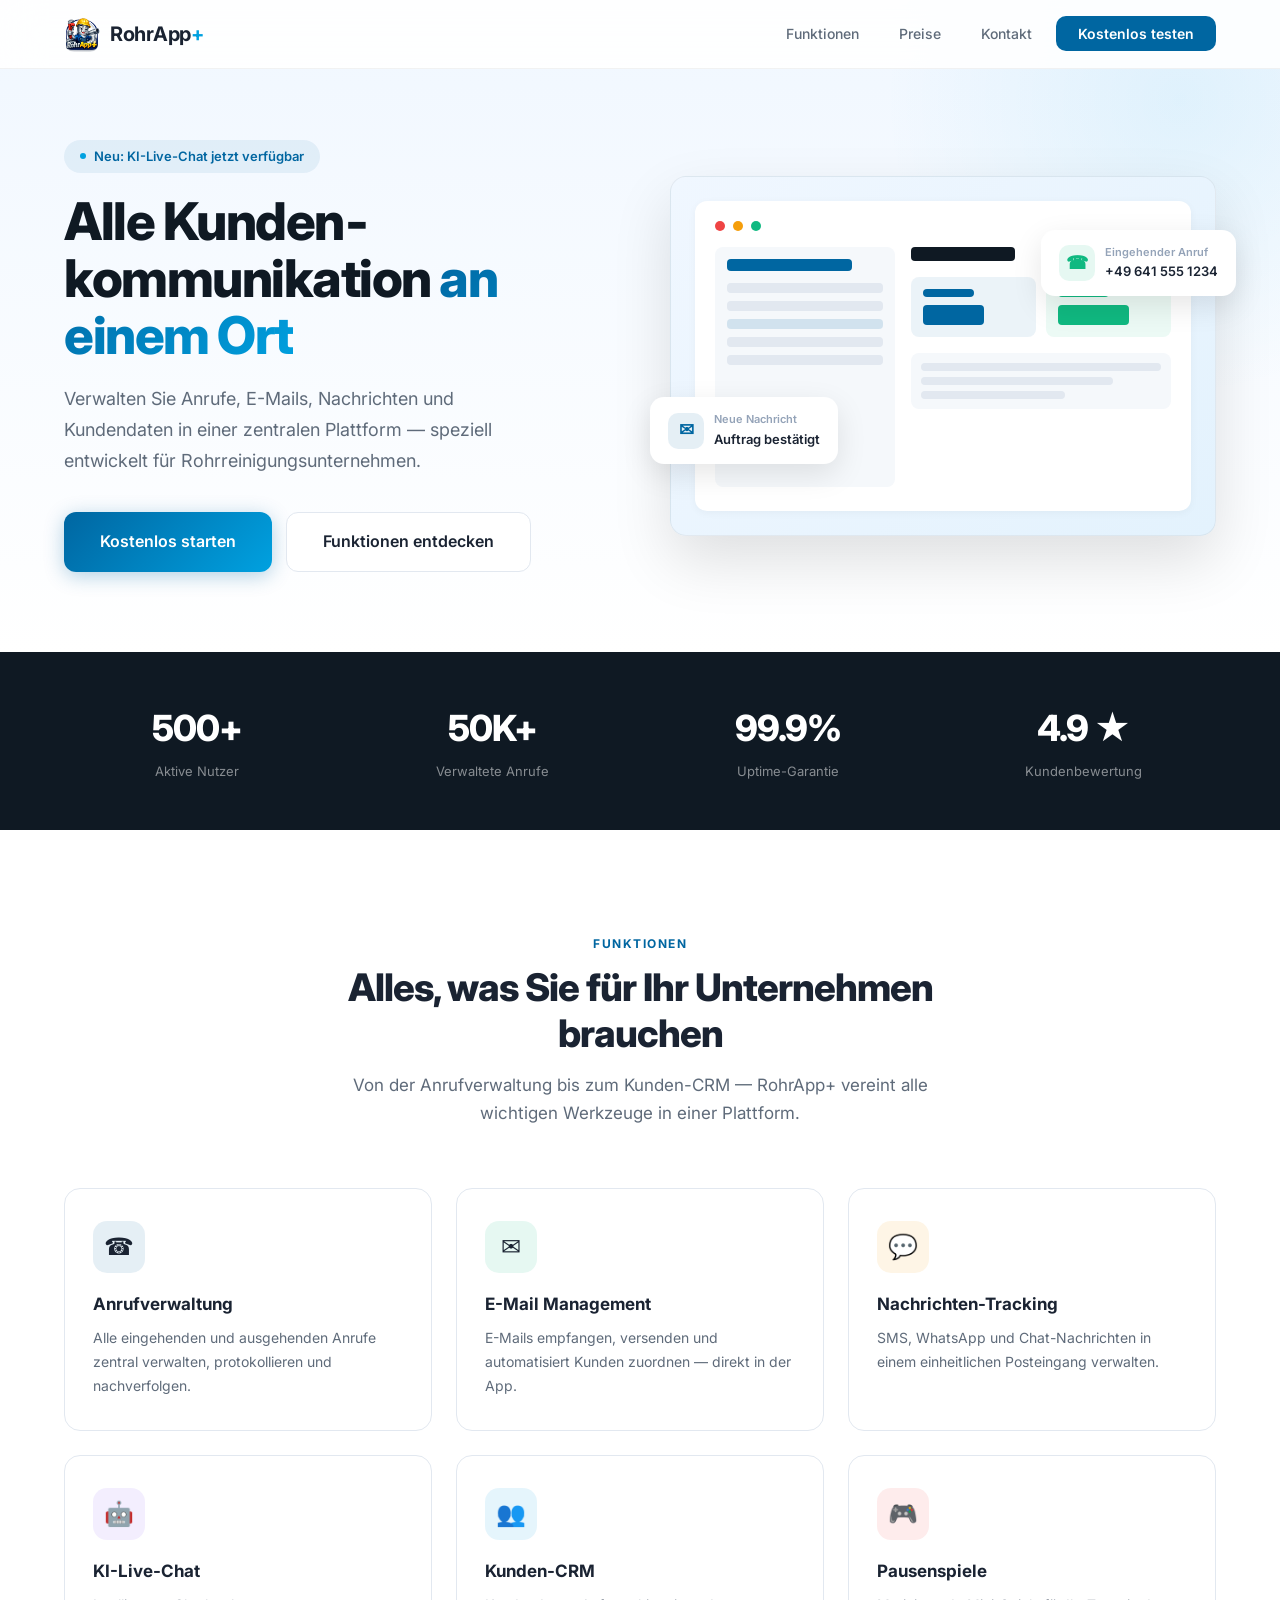
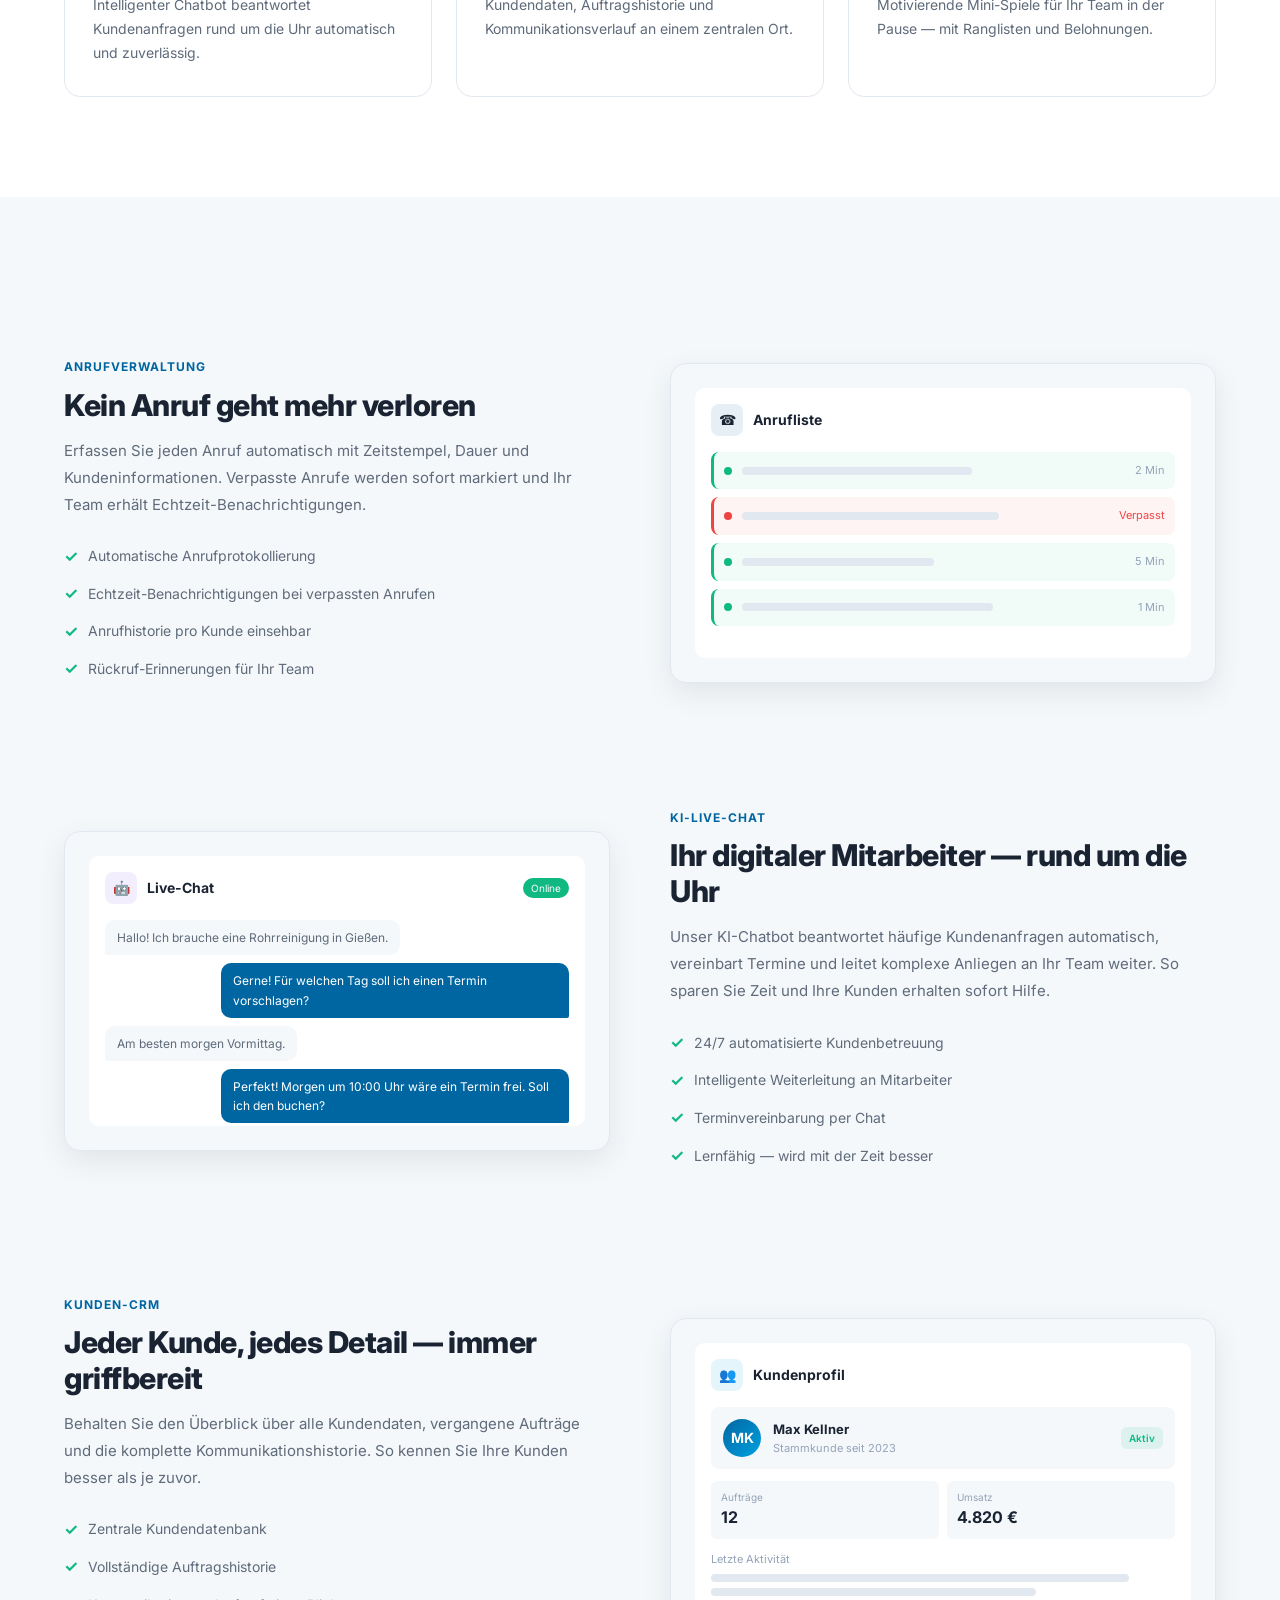
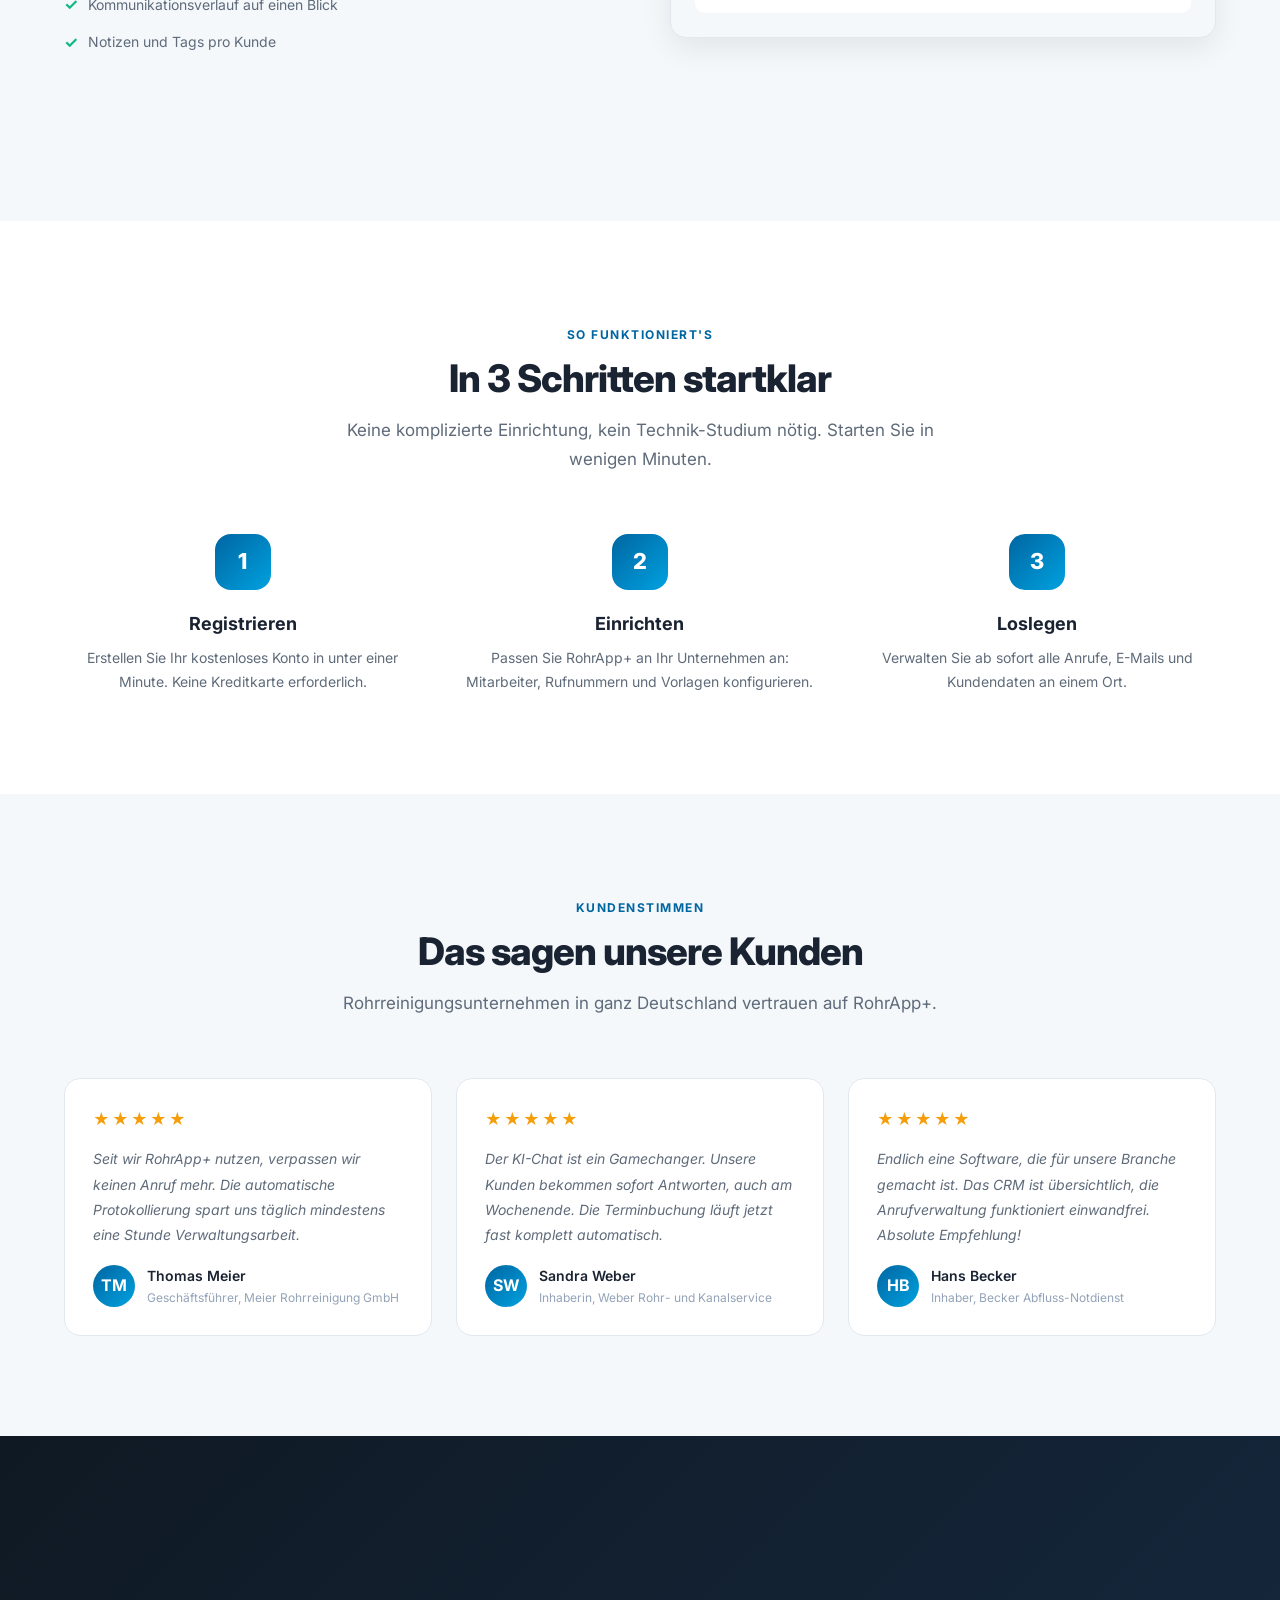
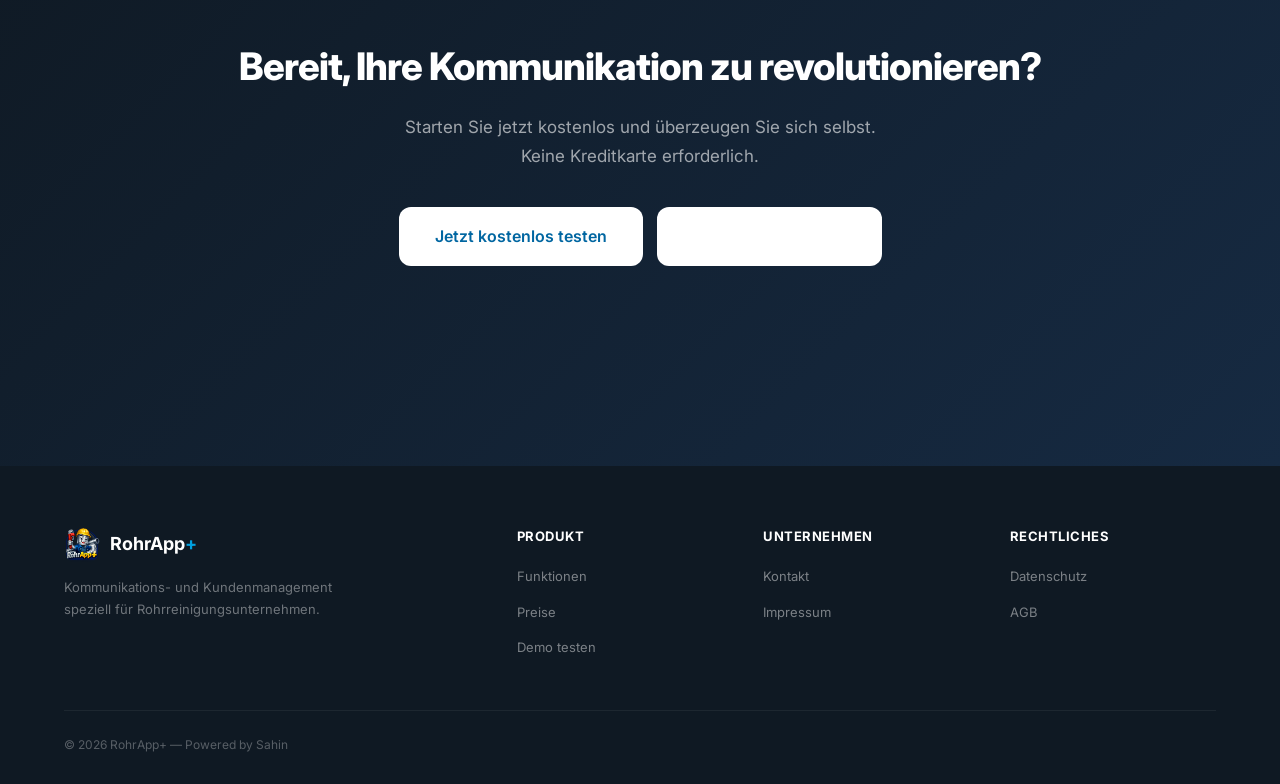
<file: index.html>
<!DOCTYPE html>
<html lang="de">
<head>
    <meta charset="UTF-8">
    <meta name="viewport" content="width=device-width, initial-scale=1.0">
    <title>RohrApp+ | Kommunikationsmanagement für Rohrreinigungsunternehmen</title>
    <meta name="description" content="Alle Kundenkommunikation an einem Ort. Anrufe, E-Mails, Nachrichten und CRM speziell für Rohrreinigungsunternehmen.">
    <link rel="icon" type="image/png" href="appicon.png">
    <link rel="preconnect" href="https://fonts.googleapis.com">
    <link rel="preconnect" href="https://fonts.gstatic.com" crossorigin>
    <link href="https://fonts.googleapis.com/css2?family=Inter:wght@400;500;600;700;800&display=swap" rel="stylesheet">
    <link rel="stylesheet" href="assets/css/style.css">
</head>
<body>

<nav class="nav" id="nav">
    <div class="container nav-inner">
        <a href="index.html" class="nav-logo">
            <img src="appicon.png" alt="RohrApp+">
            <span class="nav-logo-text">RohrApp<span>+</span></span>
        </a>
        <ul class="nav-links">
            <li><a href="funktionen.html">Funktionen</a></li>
            <li><a href="preise.html">Preise</a></li>
            <li><a href="kontakt.html">Kontakt</a></li>
            <li><a href="admin/index.php" class="nav-cta">Kostenlos testen</a></li>
        </ul>
        <button class="nav-mobile" onclick="document.getElementById('mobileMenu').classList.toggle('show')">
            <svg width="24" height="24" viewBox="0 0 24 24" fill="none" stroke="currentColor" stroke-width="2"><path d="M3 12h18M3 6h18M3 18h18"/></svg>
        </button>
    </div>
    <div class="mobile-menu" id="mobileMenu">
        <a href="funktionen.html">Funktionen</a>
        <a href="preise.html">Preise</a>
        <a href="kontakt.html">Kontakt</a>
        <a href="admin/index.php">Kostenlos testen</a>
    </div>
</nav>

<!-- HERO -->
<section class="hero">
    <div class="container hero-inner">
        <div class="hero-content">
            <div class="hero-badge"><span class="dot"></span> Neu: KI-Live-Chat jetzt verfügbar</div>
            <h1>Alle Kunden&shy;kommunikation <span class="gradient">an einem Ort</span></h1>
            <p class="hero-desc">Verwalten Sie Anrufe, E-Mails, Nachrichten und Kundendaten in einer zentralen Plattform — speziell entwickelt für Rohrreinigungsunternehmen.</p>
            <div class="hero-btns">
                <a href="admin/index.php" class="btn btn-primary btn-lg">Kostenlos starten</a>
                <a href="funktionen.html" class="btn btn-secondary btn-lg">Funktionen entdecken</a>
            </div>
        </div>
        <div class="hero-image">
            <div class="hero-mockup" style="height: 360px; background: linear-gradient(135deg, #f0f7ff 0%, #e3f2fd 100%); padding: 24px;">
                <div style="background: #fff; border-radius: 12px; height: 100%; padding: 20px; box-shadow: 0 2px 8px rgba(0,0,0,0.04);">
                    <div style="display: flex; gap: 8px; margin-bottom: 16px;">
                        <div style="width: 10px; height: 10px; border-radius: 50%; background: #ef4444;"></div>
                        <div style="width: 10px; height: 10px; border-radius: 50%; background: #f59e0b;"></div>
                        <div style="width: 10px; height: 10px; border-radius: 50%; background: #10b981;"></div>
                    </div>
                    <div style="display: flex; gap: 16px; height: calc(100% - 30px);">
                        <div style="width: 180px; background: var(--bg-alt); border-radius: 8px; padding: 12px; flex-shrink: 0;">
                            <div style="height: 12px; background: var(--primary); border-radius: 4px; margin-bottom: 12px; width: 80%;"></div>
                            <div style="height: 10px; background: var(--border); border-radius: 4px; margin-bottom: 8px;"></div>
                            <div style="height: 10px; background: var(--border); border-radius: 4px; margin-bottom: 8px;"></div>
                            <div style="height: 10px; background: rgba(0,102,161,0.15); border-radius: 4px; margin-bottom: 8px;"></div>
                            <div style="height: 10px; background: var(--border); border-radius: 4px; margin-bottom: 8px;"></div>
                            <div style="height: 10px; background: var(--border); border-radius: 4px;"></div>
                        </div>
                        <div style="flex: 1;">
                            <div style="height: 14px; background: var(--dark); border-radius: 4px; width: 40%; margin-bottom: 16px;"></div>
                            <div style="display: grid; grid-template-columns: 1fr 1fr; gap: 10px; margin-bottom: 16px;">
                                <div style="background: rgba(0,102,161,0.08); border-radius: 8px; padding: 12px;">
                                    <div style="height: 8px; background: var(--primary); border-radius: 4px; width: 50%; margin-bottom: 8px;"></div>
                                    <div style="height: 20px; background: var(--primary); border-radius: 4px; width: 60%;"></div>
                                </div>
                                <div style="background: rgba(16,185,129,0.08); border-radius: 8px; padding: 12px;">
                                    <div style="height: 8px; background: var(--success); border-radius: 4px; width: 50%; margin-bottom: 8px;"></div>
                                    <div style="height: 20px; background: var(--success); border-radius: 4px; width: 70%;"></div>
                                </div>
                            </div>
                            <div style="background: var(--bg-alt); border-radius: 8px; padding: 10px;">
                                <div style="height: 8px; background: var(--border); border-radius: 4px; margin-bottom: 6px;"></div>
                                <div style="height: 8px; background: var(--border); border-radius: 4px; width: 80%; margin-bottom: 6px;"></div>
                                <div style="height: 8px; background: var(--border); border-radius: 4px; width: 60%;"></div>
                            </div>
                        </div>
                    </div>
                </div>
            </div>
            <div class="hero-float f1">
                <div class="hero-float-icon" style="background: rgba(16,185,129,0.1); color: #10b981;">&#9742;</div>
                <div>
                    <div style="font-size: 11px; color: var(--text-muted);">Eingehender Anruf</div>
                    <div>+49 641 555 1234</div>
                </div>
            </div>
            <div class="hero-float f2">
                <div class="hero-float-icon" style="background: rgba(0,102,161,0.1); color: var(--primary);">&#9993;</div>
                <div>
                    <div style="font-size: 11px; color: var(--text-muted);">Neue Nachricht</div>
                    <div>Auftrag bestätigt</div>
                </div>
            </div>
        </div>
    </div>
</section>

<!-- STATS BAR -->
<section class="stats-bar">
    <div class="container">
        <div class="stats-grid">
            <div class="fade-up">
                <div class="stat-number">500+</div>
                <div class="stat-label">Aktive Nutzer</div>
            </div>
            <div class="fade-up">
                <div class="stat-number">50K+</div>
                <div class="stat-label">Verwaltete Anrufe</div>
            </div>
            <div class="fade-up">
                <div class="stat-number">99.9%</div>
                <div class="stat-label">Uptime-Garantie</div>
            </div>
            <div class="fade-up">
                <div class="stat-number">4.9 &#9733;</div>
                <div class="stat-label">Kundenbewertung</div>
            </div>
        </div>
    </div>
</section>

<!-- FEATURES -->
<section class="section" id="funktionen">
    <div class="container">
        <div class="section-header fade-up">
            <div class="section-tag">Funktionen</div>
            <h2 class="section-title">Alles, was Sie für Ihr Unternehmen brauchen</h2>
            <p class="section-desc">Von der Anrufverwaltung bis zum Kunden-CRM — RohrApp+ vereint alle wichtigen Werkzeuge in einer Plattform.</p>
        </div>
        <div class="features-grid">
            <div class="feature-card fade-up">
                <div class="feature-icon blue">&#9742;</div>
                <div class="feature-title">Anrufverwaltung</div>
                <p class="feature-desc">Alle eingehenden und ausgehenden Anrufe zentral verwalten, protokollieren und nachverfolgen.</p>
            </div>
            <div class="feature-card fade-up">
                <div class="feature-icon green">&#9993;</div>
                <div class="feature-title">E-Mail Management</div>
                <p class="feature-desc">E-Mails empfangen, versenden und automatisiert Kunden zuordnen — direkt in der App.</p>
            </div>
            <div class="feature-card fade-up">
                <div class="feature-icon orange">&#128172;</div>
                <div class="feature-title">Nachrichten-Tracking</div>
                <p class="feature-desc">SMS, WhatsApp und Chat-Nachrichten in einem einheitlichen Posteingang verwalten.</p>
            </div>
            <div class="feature-card fade-up">
                <div class="feature-icon purple">&#129302;</div>
                <div class="feature-title">KI-Live-Chat</div>
                <p class="feature-desc">Intelligenter Chatbot beantwortet Kundenanfragen rund um die Uhr automatisch und zuverlässig.</p>
            </div>
            <div class="feature-card fade-up">
                <div class="feature-icon cyan">&#128101;</div>
                <div class="feature-title">Kunden-CRM</div>
                <p class="feature-desc">Kundendaten, Auftragshistorie und Kommunikationsverlauf an einem zentralen Ort.</p>
            </div>
            <div class="feature-card fade-up">
                <div class="feature-icon red">&#127918;</div>
                <div class="feature-title">Pausenspiele</div>
                <p class="feature-desc">Motivierende Mini-Spiele für Ihr Team in der Pause — mit Ranglisten und Belohnungen.</p>
            </div>
        </div>
    </div>
</section>

<!-- FEATURE DETAILS -->
<section class="section section-alt">
    <div class="container">
        <!-- Anrufverwaltung -->
        <div class="feature-detail fade-up">
            <div class="feature-detail-content">
                <div class="feature-detail-tag">Anrufverwaltung</div>
                <h3 class="feature-detail-title">Kein Anruf geht mehr verloren</h3>
                <p class="feature-detail-desc">Erfassen Sie jeden Anruf automatisch mit Zeitstempel, Dauer und Kundeninformationen. Verpasste Anrufe werden sofort markiert und Ihr Team erhält Echtzeit-Benachrichtigungen.</p>
                <ul class="feature-detail-list">
                    <li>Automatische Anrufprotokollierung</li>
                    <li>Echtzeit-Benachrichtigungen bei verpassten Anrufen</li>
                    <li>Anrufhistorie pro Kunde einsehbar</li>
                    <li>Rückruf-Erinnerungen für Ihr Team</li>
                </ul>
            </div>
            <div class="feature-detail-img" style="height: 320px; padding: 24px;">
                <div style="background: #fff; border-radius: 10px; height: 100%; padding: 16px;">
                    <div style="display: flex; align-items: center; gap: 10px; margin-bottom: 16px;">
                        <div style="width: 32px; height: 32px; border-radius: 8px; background: rgba(0,102,161,0.1); display: flex; align-items: center; justify-content: center; font-size: 14px;">&#9742;</div>
                        <div style="font-size: 14px; font-weight: 700;">Anrufliste</div>
                    </div>
                    <div style="display: flex; align-items: center; gap: 10px; padding: 10px; background: rgba(16,185,129,0.06); border-radius: 8px; margin-bottom: 8px; border-left: 3px solid #10b981;">
                        <div style="width: 8px; height: 8px; border-radius: 50%; background: #10b981;"></div>
                        <div style="flex: 1;"><div style="height: 8px; background: var(--border); border-radius: 4px; width: 60%;"></div></div>
                        <div style="font-size: 11px; color: var(--text-muted);">2 Min</div>
                    </div>
                    <div style="display: flex; align-items: center; gap: 10px; padding: 10px; background: rgba(239,68,68,0.06); border-radius: 8px; margin-bottom: 8px; border-left: 3px solid #ef4444;">
                        <div style="width: 8px; height: 8px; border-radius: 50%; background: #ef4444;"></div>
                        <div style="flex: 1;"><div style="height: 8px; background: var(--border); border-radius: 4px; width: 70%;"></div></div>
                        <div style="font-size: 11px; color: #ef4444;">Verpasst</div>
                    </div>
                    <div style="display: flex; align-items: center; gap: 10px; padding: 10px; background: rgba(16,185,129,0.06); border-radius: 8px; margin-bottom: 8px; border-left: 3px solid #10b981;">
                        <div style="width: 8px; height: 8px; border-radius: 50%; background: #10b981;"></div>
                        <div style="flex: 1;"><div style="height: 8px; background: var(--border); border-radius: 4px; width: 50%;"></div></div>
                        <div style="font-size: 11px; color: var(--text-muted);">5 Min</div>
                    </div>
                    <div style="display: flex; align-items: center; gap: 10px; padding: 10px; background: rgba(16,185,129,0.06); border-radius: 8px; border-left: 3px solid #10b981;">
                        <div style="width: 8px; height: 8px; border-radius: 50%; background: #10b981;"></div>
                        <div style="flex: 1;"><div style="height: 8px; background: var(--border); border-radius: 4px; width: 65%;"></div></div>
                        <div style="font-size: 11px; color: var(--text-muted);">1 Min</div>
                    </div>
                </div>
            </div>
        </div>

        <!-- KI-Chat -->
        <div class="feature-detail reverse fade-up">
            <div class="feature-detail-content">
                <div class="feature-detail-tag">KI-Live-Chat</div>
                <h3 class="feature-detail-title">Ihr digitaler Mitarbeiter — rund um die Uhr</h3>
                <p class="feature-detail-desc">Unser KI-Chatbot beantwortet häufige Kundenanfragen automatisch, vereinbart Termine und leitet komplexe Anliegen an Ihr Team weiter. So sparen Sie Zeit und Ihre Kunden erhalten sofort Hilfe.</p>
                <ul class="feature-detail-list">
                    <li>24/7 automatisierte Kundenbetreuung</li>
                    <li>Intelligente Weiterleitung an Mitarbeiter</li>
                    <li>Terminvereinbarung per Chat</li>
                    <li>Lernfähig — wird mit der Zeit besser</li>
                </ul>
            </div>
            <div class="feature-detail-img" style="height: 320px; padding: 24px;">
                <div style="background: #fff; border-radius: 10px; height: 100%; padding: 16px; display: flex; flex-direction: column;">
                    <div style="display: flex; align-items: center; gap: 10px; margin-bottom: 16px;">
                        <div style="width: 32px; height: 32px; border-radius: 8px; background: rgba(139,92,246,0.1); display: flex; align-items: center; justify-content: center; font-size: 14px;">&#129302;</div>
                        <div style="font-size: 14px; font-weight: 700;">Live-Chat</div>
                        <div style="margin-left: auto; font-size: 10px; background: #10b981; color: #fff; padding: 2px 8px; border-radius: 10px;">Online</div>
                    </div>
                    <div style="flex: 1; display: flex; flex-direction: column; gap: 8px;">
                        <div style="align-self: flex-start; background: var(--bg-alt); padding: 8px 12px; border-radius: 10px 10px 10px 2px; font-size: 12px; color: var(--text-light); max-width: 75%;">Hallo! Ich brauche eine Rohrreinigung in Gießen.</div>
                        <div style="align-self: flex-end; background: var(--primary); color: #fff; padding: 8px 12px; border-radius: 10px 10px 2px 10px; font-size: 12px; max-width: 75%;">Gerne! Für welchen Tag soll ich einen Termin vorschlagen?</div>
                        <div style="align-self: flex-start; background: var(--bg-alt); padding: 8px 12px; border-radius: 10px 10px 10px 2px; font-size: 12px; color: var(--text-light); max-width: 75%;">Am besten morgen Vormittag.</div>
                        <div style="align-self: flex-end; background: var(--primary); color: #fff; padding: 8px 12px; border-radius: 10px 10px 2px 10px; font-size: 12px; max-width: 75%;">Perfekt! Morgen um 10:00 Uhr wäre ein Termin frei. Soll ich den buchen?</div>
                    </div>
                </div>
            </div>
        </div>

        <!-- CRM -->
        <div class="feature-detail fade-up">
            <div class="feature-detail-content">
                <div class="feature-detail-tag">Kunden-CRM</div>
                <h3 class="feature-detail-title">Jeder Kunde, jedes Detail — immer griffbereit</h3>
                <p class="feature-detail-desc">Behalten Sie den Überblick über alle Kundendaten, vergangene Aufträge und die komplette Kommunikationshistorie. So kennen Sie Ihre Kunden besser als je zuvor.</p>
                <ul class="feature-detail-list">
                    <li>Zentrale Kundendatenbank</li>
                    <li>Vollständige Auftragshistorie</li>
                    <li>Kommunikationsverlauf auf einen Blick</li>
                    <li>Notizen und Tags pro Kunde</li>
                </ul>
            </div>
            <div class="feature-detail-img" style="height: 320px; padding: 24px;">
                <div style="background: #fff; border-radius: 10px; height: 100%; padding: 16px;">
                    <div style="display: flex; align-items: center; gap: 10px; margin-bottom: 16px;">
                        <div style="width: 32px; height: 32px; border-radius: 8px; background: rgba(0,161,224,0.1); display: flex; align-items: center; justify-content: center; font-size: 14px;">&#128101;</div>
                        <div style="font-size: 14px; font-weight: 700;">Kundenprofil</div>
                    </div>
                    <div style="display: flex; gap: 12px; align-items: center; padding: 12px; background: var(--bg-alt); border-radius: 8px; margin-bottom: 12px;">
                        <div style="width: 38px; height: 38px; border-radius: 50%; background: linear-gradient(135deg, var(--primary), var(--accent)); display: flex; align-items: center; justify-content: center; color: #fff; font-size: 14px; font-weight: 700;">MK</div>
                        <div>
                            <div style="font-size: 13px; font-weight: 700;">Max Kellner</div>
                            <div style="font-size: 11px; color: var(--text-muted);">Stammkunde seit 2023</div>
                        </div>
                        <div style="margin-left: auto; font-size: 10px; background: rgba(16,185,129,0.1); color: #10b981; padding: 3px 8px; border-radius: 6px; font-weight: 600;">Aktiv</div>
                    </div>
                    <div style="display: grid; grid-template-columns: 1fr 1fr; gap: 8px; margin-bottom: 12px;">
                        <div style="background: var(--bg-alt); border-radius: 6px; padding: 8px 10px;">
                            <div style="font-size: 10px; color: var(--text-muted);">Aufträge</div>
                            <div style="font-size: 16px; font-weight: 700;">12</div>
                        </div>
                        <div style="background: var(--bg-alt); border-radius: 6px; padding: 8px 10px;">
                            <div style="font-size: 10px; color: var(--text-muted);">Umsatz</div>
                            <div style="font-size: 16px; font-weight: 700;">4.820 &euro;</div>
                        </div>
                    </div>
                    <div style="font-size: 11px; color: var(--text-muted); margin-bottom: 6px;">Letzte Aktivität</div>
                    <div style="height: 8px; background: var(--border); border-radius: 4px; margin-bottom: 6px; width: 90%;"></div>
                    <div style="height: 8px; background: var(--border); border-radius: 4px; width: 70%;"></div>
                </div>
            </div>
        </div>
    </div>
</section>

<!-- HOW IT WORKS -->
<section class="section">
    <div class="container">
        <div class="section-header fade-up">
            <div class="section-tag">So funktioniert's</div>
            <h2 class="section-title">In 3 Schritten startklar</h2>
            <p class="section-desc">Keine komplizierte Einrichtung, kein Technik-Studium nötig. Starten Sie in wenigen Minuten.</p>
        </div>
        <div class="steps">
            <div class="step fade-up">
                <div class="step-number">1</div>
                <div class="step-title">Registrieren</div>
                <p class="step-desc">Erstellen Sie Ihr kostenloses Konto in unter einer Minute. Keine Kreditkarte erforderlich.</p>
            </div>
            <div class="step fade-up">
                <div class="step-number">2</div>
                <div class="step-title">Einrichten</div>
                <p class="step-desc">Passen Sie RohrApp+ an Ihr Unternehmen an: Mitarbeiter, Rufnummern und Vorlagen konfigurieren.</p>
            </div>
            <div class="step fade-up">
                <div class="step-number">3</div>
                <div class="step-title">Loslegen</div>
                <p class="step-desc">Verwalten Sie ab sofort alle Anrufe, E-Mails und Kundendaten an einem Ort.</p>
            </div>
        </div>
    </div>
</section>

<!-- TESTIMONIALS -->
<section class="section section-alt">
    <div class="container">
        <div class="section-header fade-up">
            <div class="section-tag">Kundenstimmen</div>
            <h2 class="section-title">Das sagen unsere Kunden</h2>
            <p class="section-desc">Rohrreinigungsunternehmen in ganz Deutschland vertrauen auf RohrApp+.</p>
        </div>
        <div class="testimonials-grid">
            <div class="testimonial-card fade-up">
                <div class="testimonial-stars">&#9733;&#9733;&#9733;&#9733;&#9733;</div>
                <p class="testimonial-text">Seit wir RohrApp+ nutzen, verpassen wir keinen Anruf mehr. Die automatische Protokollierung spart uns täglich mindestens eine Stunde Verwaltungsarbeit.</p>
                <div class="testimonial-author">
                    <div class="testimonial-avatar">TM</div>
                    <div>
                        <div class="testimonial-name">Thomas Meier</div>
                        <div class="testimonial-role">Geschäftsführer, Meier Rohrreinigung GmbH</div>
                    </div>
                </div>
            </div>
            <div class="testimonial-card fade-up">
                <div class="testimonial-stars">&#9733;&#9733;&#9733;&#9733;&#9733;</div>
                <p class="testimonial-text">Der KI-Chat ist ein Gamechanger. Unsere Kunden bekommen sofort Antworten, auch am Wochenende. Die Terminbuchung läuft jetzt fast komplett automatisch.</p>
                <div class="testimonial-author">
                    <div class="testimonial-avatar">SW</div>
                    <div>
                        <div class="testimonial-name">Sandra Weber</div>
                        <div class="testimonial-role">Inhaberin, Weber Rohr- und Kanalservice</div>
                    </div>
                </div>
            </div>
            <div class="testimonial-card fade-up">
                <div class="testimonial-stars">&#9733;&#9733;&#9733;&#9733;&#9733;</div>
                <p class="testimonial-text">Endlich eine Software, die für unsere Branche gemacht ist. Das CRM ist übersichtlich, die Anrufverwaltung funktioniert einwandfrei. Absolute Empfehlung!</p>
                <div class="testimonial-author">
                    <div class="testimonial-avatar">HB</div>
                    <div>
                        <div class="testimonial-name">Hans Becker</div>
                        <div class="testimonial-role">Inhaber, Becker Abfluss-Notdienst</div>
                    </div>
                </div>
            </div>
        </div>
    </div>
</section>

<!-- CTA -->
<section class="section section-dark">
    <div class="container">
        <div class="cta fade-up">
            <h2>Bereit, Ihre Kommunikation zu revolutionieren?</h2>
            <p class="section-desc">Starten Sie jetzt kostenlos und überzeugen Sie sich selbst. Keine Kreditkarte erforderlich.</p>
            <div class="hero-btns" style="justify-content: center;">
                <a href="admin/index.php" class="btn btn-white btn-lg">Jetzt kostenlos testen</a>
                <a href="kontakt.html" class="btn btn-secondary btn-lg" style="border-color: rgba(255,255,255,0.2); color: #fff;">Kontakt aufnehmen</a>
            </div>
        </div>
    </div>
</section>

<!-- FOOTER -->
<footer class="footer">
    <div class="container">
        <div class="footer-grid">
            <div class="footer-brand">
                <div class="footer-brand-logo">
                    <img src="appicon.png" alt="">
                    <span>RohrApp<em>+</em></span>
                </div>
                <p class="footer-brand-desc">Kommunikations- und Kundenmanagement speziell für Rohrreinigungsunternehmen.</p>
            </div>
            <div>
                <div class="footer-col-title">Produkt</div>
                <ul class="footer-links">
                    <li><a href="funktionen.html">Funktionen</a></li>
                    <li><a href="preise.html">Preise</a></li>
                    <li><a href="admin/index.php">Demo testen</a></li>
                </ul>
            </div>
            <div>
                <div class="footer-col-title">Unternehmen</div>
                <ul class="footer-links">
                    <li><a href="kontakt.html">Kontakt</a></li>
                    <li><a href="impressum.html">Impressum</a></li>
                </ul>
            </div>
            <div>
                <div class="footer-col-title">Rechtliches</div>
                <ul class="footer-links">
                    <li><a href="datenschutz.html">Datenschutz</a></li>
                    <li><a href="agb.html">AGB</a></li>
                </ul>
            </div>
        </div>
        <div class="footer-bottom">
            <span class="footer-copy">&copy; 2026 RohrApp+ &mdash; Powered by Sahin</span>
        </div>
    </div>
</footer>

<script>
// Nav scroll
window.addEventListener('scroll', function() {
    document.getElementById('nav').classList.toggle('scrolled', window.scrollY > 20);
});
// Fade-up animation
var observer = new IntersectionObserver(function(entries) {
    entries.forEach(function(e) { if (e.isIntersecting) e.target.classList.add('visible'); });
}, { threshold: 0.1 });
document.querySelectorAll('.fade-up').forEach(function(el) { observer.observe(el); });
</script>

</body>
</html>
</file>
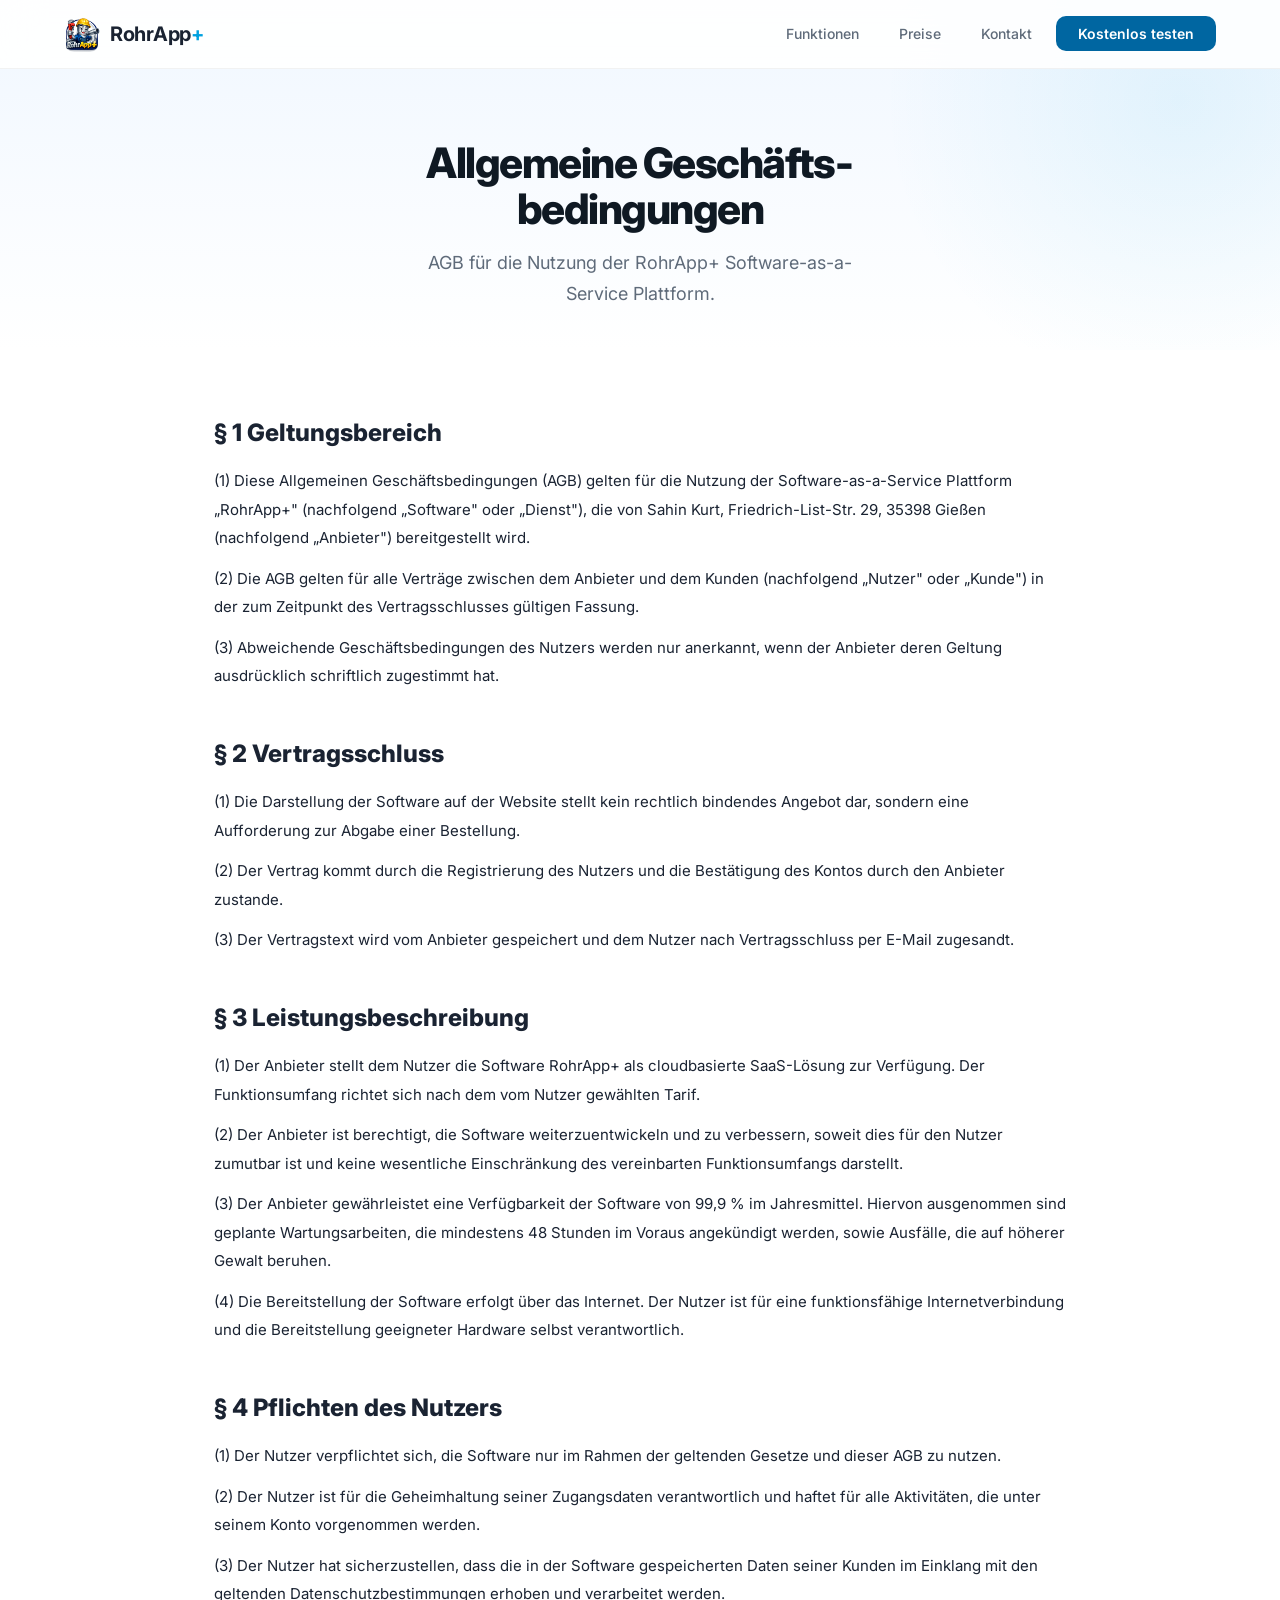
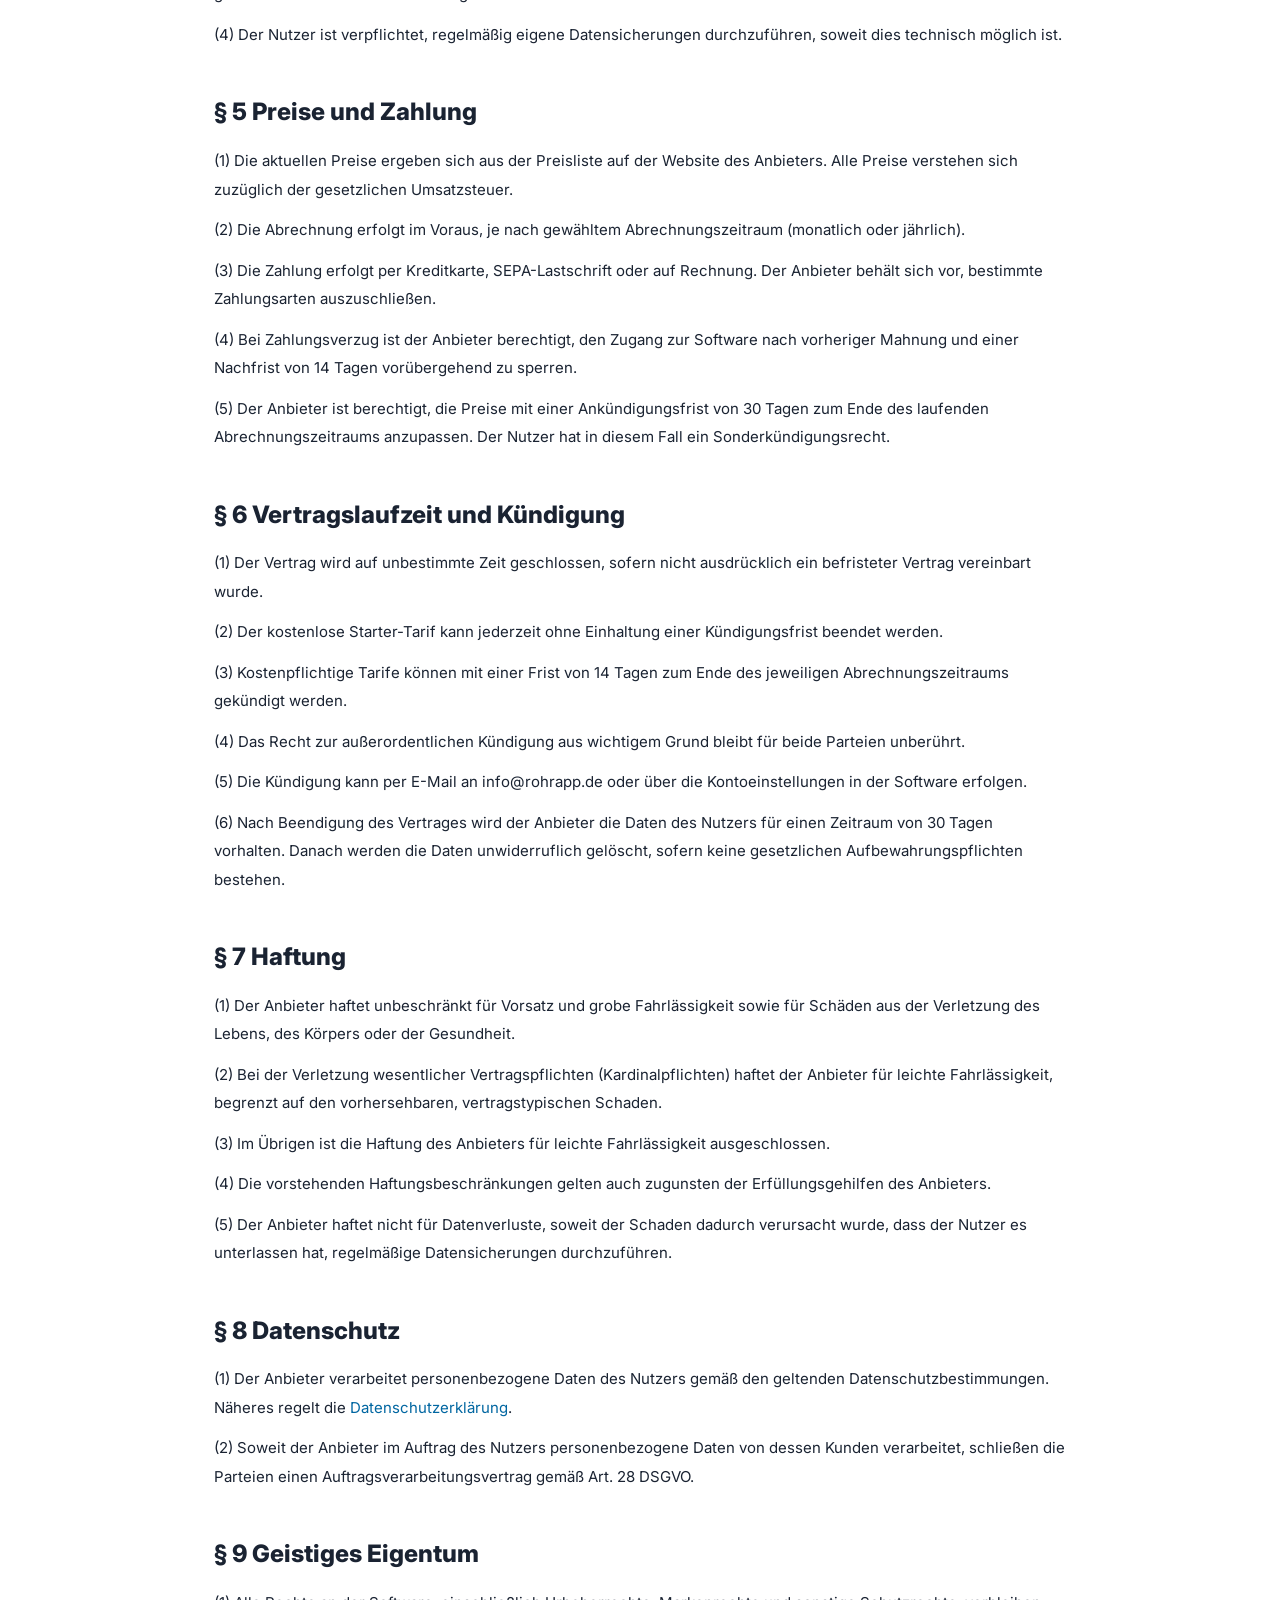
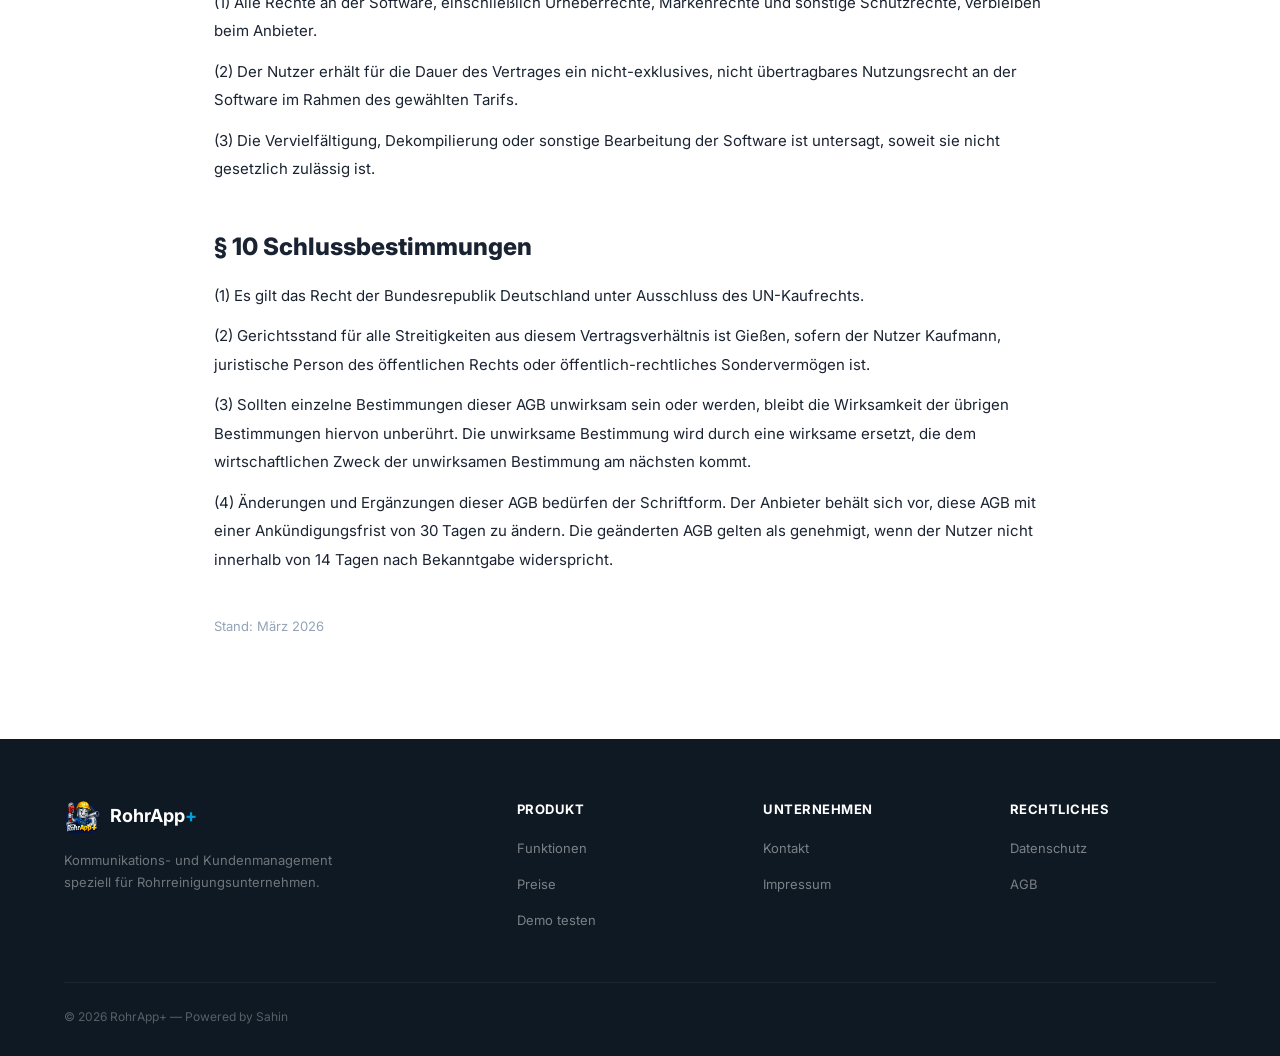
<file: agb.html>
<!DOCTYPE html>
<html lang="de">
<head>
    <meta charset="UTF-8">
    <meta name="viewport" content="width=device-width, initial-scale=1.0">
    <title>AGB | RohrApp+</title>
    <meta name="description" content="Allgemeine Geschäftsbedingungen von RohrApp+.">
    <link rel="icon" type="image/png" href="appicon.png">
    <link rel="preconnect" href="https://fonts.googleapis.com">
    <link rel="preconnect" href="https://fonts.gstatic.com" crossorigin>
    <link href="https://fonts.googleapis.com/css2?family=Inter:wght@400;500;600;700;800&display=swap" rel="stylesheet">
    <link rel="stylesheet" href="assets/css/style.css">
</head>
<body>

<nav class="nav" id="nav">
    <div class="container nav-inner">
        <a href="index.html" class="nav-logo">
            <img src="appicon.png" alt="RohrApp+">
            <span class="nav-logo-text">RohrApp<span>+</span></span>
        </a>
        <ul class="nav-links">
            <li><a href="funktionen.html">Funktionen</a></li>
            <li><a href="preise.html">Preise</a></li>
            <li><a href="kontakt.html">Kontakt</a></li>
            <li><a href="admin/index.php" class="nav-cta">Kostenlos testen</a></li>
        </ul>
        <button class="nav-mobile" onclick="document.getElementById('mobileMenu').classList.toggle('show')">
            <svg width="24" height="24" viewBox="0 0 24 24" fill="none" stroke="currentColor" stroke-width="2"><path d="M3 12h18M3 6h18M3 18h18"/></svg>
        </button>
    </div>
    <div class="mobile-menu" id="mobileMenu">
        <a href="funktionen.html">Funktionen</a>
        <a href="preise.html">Preise</a>
        <a href="kontakt.html">Kontakt</a>
        <a href="admin/index.php">Kostenlos testen</a>
    </div>
</nav>

<!-- HERO MINI -->
<section class="hero" style="padding-bottom: 40px;">
    <div class="container" style="text-align: center;">
        <h1 style="font-size: 42px; max-width: 600px; margin: 0 auto 16px;">Allgemeine Geschäfts&shy;bedingungen</h1>
        <p class="hero-desc" style="margin: 0 auto; text-align: center;">AGB für die Nutzung der RohrApp+ Software-as-a-Service Plattform.</p>
    </div>
</section>

<!-- CONTENT -->
<section class="section" style="padding-top: 20px;">
    <div class="container-sm">
        <div style="font-size: 15px; color: var(--text); line-height: 1.9;">

            <h2 style="font-size: 24px; font-weight: 800; margin-bottom: 12px; margin-top: 40px;">§ 1 Geltungsbereich</h2>
            <p>(1) Diese Allgemeinen Geschäftsbedingungen (AGB) gelten für die Nutzung der Software-as-a-Service Plattform „RohrApp+" (nachfolgend „Software" oder „Dienst"), die von Sahin Kurt, Friedrich-List-Str. 29, 35398 Gießen (nachfolgend „Anbieter") bereitgestellt wird.</p>
            <p style="margin-top: 12px;">(2) Die AGB gelten für alle Verträge zwischen dem Anbieter und dem Kunden (nachfolgend „Nutzer" oder „Kunde") in der zum Zeitpunkt des Vertragsschlusses gültigen Fassung.</p>
            <p style="margin-top: 12px;">(3) Abweichende Geschäftsbedingungen des Nutzers werden nur anerkannt, wenn der Anbieter deren Geltung ausdrücklich schriftlich zugestimmt hat.</p>

            <h2 style="font-size: 24px; font-weight: 800; margin-bottom: 12px; margin-top: 40px;">§ 2 Vertragsschluss</h2>
            <p>(1) Die Darstellung der Software auf der Website stellt kein rechtlich bindendes Angebot dar, sondern eine Aufforderung zur Abgabe einer Bestellung.</p>
            <p style="margin-top: 12px;">(2) Der Vertrag kommt durch die Registrierung des Nutzers und die Bestätigung des Kontos durch den Anbieter zustande.</p>
            <p style="margin-top: 12px;">(3) Der Vertragstext wird vom Anbieter gespeichert und dem Nutzer nach Vertragsschluss per E-Mail zugesandt.</p>

            <h2 style="font-size: 24px; font-weight: 800; margin-bottom: 12px; margin-top: 40px;">§ 3 Leistungsbeschreibung</h2>
            <p>(1) Der Anbieter stellt dem Nutzer die Software RohrApp+ als cloudbasierte SaaS-Lösung zur Verfügung. Der Funktionsumfang richtet sich nach dem vom Nutzer gewählten Tarif.</p>
            <p style="margin-top: 12px;">(2) Der Anbieter ist berechtigt, die Software weiterzuentwickeln und zu verbessern, soweit dies für den Nutzer zumutbar ist und keine wesentliche Einschränkung des vereinbarten Funktionsumfangs darstellt.</p>
            <p style="margin-top: 12px;">(3) Der Anbieter gewährleistet eine Verfügbarkeit der Software von 99,9 % im Jahresmittel. Hiervon ausgenommen sind geplante Wartungsarbeiten, die mindestens 48 Stunden im Voraus angekündigt werden, sowie Ausfälle, die auf höherer Gewalt beruhen.</p>
            <p style="margin-top: 12px;">(4) Die Bereitstellung der Software erfolgt über das Internet. Der Nutzer ist für eine funktionsfähige Internetverbindung und die Bereitstellung geeigneter Hardware selbst verantwortlich.</p>

            <h2 style="font-size: 24px; font-weight: 800; margin-bottom: 12px; margin-top: 40px;">§ 4 Pflichten des Nutzers</h2>
            <p>(1) Der Nutzer verpflichtet sich, die Software nur im Rahmen der geltenden Gesetze und dieser AGB zu nutzen.</p>
            <p style="margin-top: 12px;">(2) Der Nutzer ist für die Geheimhaltung seiner Zugangsdaten verantwortlich und haftet für alle Aktivitäten, die unter seinem Konto vorgenommen werden.</p>
            <p style="margin-top: 12px;">(3) Der Nutzer hat sicherzustellen, dass die in der Software gespeicherten Daten seiner Kunden im Einklang mit den geltenden Datenschutzbestimmungen erhoben und verarbeitet werden.</p>
            <p style="margin-top: 12px;">(4) Der Nutzer ist verpflichtet, regelmäßig eigene Datensicherungen durchzuführen, soweit dies technisch möglich ist.</p>

            <h2 style="font-size: 24px; font-weight: 800; margin-bottom: 12px; margin-top: 40px;">§ 5 Preise und Zahlung</h2>
            <p>(1) Die aktuellen Preise ergeben sich aus der Preisliste auf der Website des Anbieters. Alle Preise verstehen sich zuzüglich der gesetzlichen Umsatzsteuer.</p>
            <p style="margin-top: 12px;">(2) Die Abrechnung erfolgt im Voraus, je nach gewähltem Abrechnungszeitraum (monatlich oder jährlich).</p>
            <p style="margin-top: 12px;">(3) Die Zahlung erfolgt per Kreditkarte, SEPA-Lastschrift oder auf Rechnung. Der Anbieter behält sich vor, bestimmte Zahlungsarten auszuschließen.</p>
            <p style="margin-top: 12px;">(4) Bei Zahlungsverzug ist der Anbieter berechtigt, den Zugang zur Software nach vorheriger Mahnung und einer Nachfrist von 14 Tagen vorübergehend zu sperren.</p>
            <p style="margin-top: 12px;">(5) Der Anbieter ist berechtigt, die Preise mit einer Ankündigungsfrist von 30 Tagen zum Ende des laufenden Abrechnungszeitraums anzupassen. Der Nutzer hat in diesem Fall ein Sonderkündigungsrecht.</p>

            <h2 style="font-size: 24px; font-weight: 800; margin-bottom: 12px; margin-top: 40px;">§ 6 Vertragslaufzeit und Kündigung</h2>
            <p>(1) Der Vertrag wird auf unbestimmte Zeit geschlossen, sofern nicht ausdrücklich ein befristeter Vertrag vereinbart wurde.</p>
            <p style="margin-top: 12px;">(2) Der kostenlose Starter-Tarif kann jederzeit ohne Einhaltung einer Kündigungsfrist beendet werden.</p>
            <p style="margin-top: 12px;">(3) Kostenpflichtige Tarife können mit einer Frist von 14 Tagen zum Ende des jeweiligen Abrechnungszeitraums gekündigt werden.</p>
            <p style="margin-top: 12px;">(4) Das Recht zur außerordentlichen Kündigung aus wichtigem Grund bleibt für beide Parteien unberührt.</p>
            <p style="margin-top: 12px;">(5) Die Kündigung kann per E-Mail an info@rohrapp.de oder über die Kontoeinstellungen in der Software erfolgen.</p>
            <p style="margin-top: 12px;">(6) Nach Beendigung des Vertrages wird der Anbieter die Daten des Nutzers für einen Zeitraum von 30 Tagen vorhalten. Danach werden die Daten unwiderruflich gelöscht, sofern keine gesetzlichen Aufbewahrungspflichten bestehen.</p>

            <h2 style="font-size: 24px; font-weight: 800; margin-bottom: 12px; margin-top: 40px;">§ 7 Haftung</h2>
            <p>(1) Der Anbieter haftet unbeschränkt für Vorsatz und grobe Fahrlässigkeit sowie für Schäden aus der Verletzung des Lebens, des Körpers oder der Gesundheit.</p>
            <p style="margin-top: 12px;">(2) Bei der Verletzung wesentlicher Vertragspflichten (Kardinalpflichten) haftet der Anbieter für leichte Fahrlässigkeit, begrenzt auf den vorhersehbaren, vertragstypischen Schaden.</p>
            <p style="margin-top: 12px;">(3) Im Übrigen ist die Haftung des Anbieters für leichte Fahrlässigkeit ausgeschlossen.</p>
            <p style="margin-top: 12px;">(4) Die vorstehenden Haftungsbeschränkungen gelten auch zugunsten der Erfüllungsgehilfen des Anbieters.</p>
            <p style="margin-top: 12px;">(5) Der Anbieter haftet nicht für Datenverluste, soweit der Schaden dadurch verursacht wurde, dass der Nutzer es unterlassen hat, regelmäßige Datensicherungen durchzuführen.</p>

            <h2 style="font-size: 24px; font-weight: 800; margin-bottom: 12px; margin-top: 40px;">§ 8 Datenschutz</h2>
            <p>(1) Der Anbieter verarbeitet personenbezogene Daten des Nutzers gemäß den geltenden Datenschutzbestimmungen. Näheres regelt die <a href="datenschutz.html">Datenschutzerklärung</a>.</p>
            <p style="margin-top: 12px;">(2) Soweit der Anbieter im Auftrag des Nutzers personenbezogene Daten von dessen Kunden verarbeitet, schließen die Parteien einen Auftragsverarbeitungsvertrag gemäß Art. 28 DSGVO.</p>

            <h2 style="font-size: 24px; font-weight: 800; margin-bottom: 12px; margin-top: 40px;">§ 9 Geistiges Eigentum</h2>
            <p>(1) Alle Rechte an der Software, einschließlich Urheberrechte, Markenrechte und sonstige Schutzrechte, verbleiben beim Anbieter.</p>
            <p style="margin-top: 12px;">(2) Der Nutzer erhält für die Dauer des Vertrages ein nicht-exklusives, nicht übertragbares Nutzungsrecht an der Software im Rahmen des gewählten Tarifs.</p>
            <p style="margin-top: 12px;">(3) Die Vervielfältigung, Dekompilierung oder sonstige Bearbeitung der Software ist untersagt, soweit sie nicht gesetzlich zulässig ist.</p>

            <h2 style="font-size: 24px; font-weight: 800; margin-bottom: 12px; margin-top: 40px;">§ 10 Schlussbestimmungen</h2>
            <p>(1) Es gilt das Recht der Bundesrepublik Deutschland unter Ausschluss des UN-Kaufrechts.</p>
            <p style="margin-top: 12px;">(2) Gerichtsstand für alle Streitigkeiten aus diesem Vertragsverhältnis ist Gießen, sofern der Nutzer Kaufmann, juristische Person des öffentlichen Rechts oder öffentlich-rechtliches Sondervermögen ist.</p>
            <p style="margin-top: 12px;">(3) Sollten einzelne Bestimmungen dieser AGB unwirksam sein oder werden, bleibt die Wirksamkeit der übrigen Bestimmungen hiervon unberührt. Die unwirksame Bestimmung wird durch eine wirksame ersetzt, die dem wirtschaftlichen Zweck der unwirksamen Bestimmung am nächsten kommt.</p>
            <p style="margin-top: 12px;">(4) Änderungen und Ergänzungen dieser AGB bedürfen der Schriftform. Der Anbieter behält sich vor, diese AGB mit einer Ankündigungsfrist von 30 Tagen zu ändern. Die geänderten AGB gelten als genehmigt, wenn der Nutzer nicht innerhalb von 14 Tagen nach Bekanntgabe widerspricht.</p>

            <p style="margin-top: 40px; color: var(--text-muted); font-size: 13px;">Stand: März 2026</p>
        </div>
    </div>
</section>

<!-- FOOTER -->
<footer class="footer">
    <div class="container">
        <div class="footer-grid">
            <div class="footer-brand">
                <div class="footer-brand-logo">
                    <img src="appicon.png" alt="">
                    <span>RohrApp<em>+</em></span>
                </div>
                <p class="footer-brand-desc">Kommunikations- und Kundenmanagement speziell für Rohrreinigungsunternehmen.</p>
            </div>
            <div>
                <div class="footer-col-title">Produkt</div>
                <ul class="footer-links">
                    <li><a href="funktionen.html">Funktionen</a></li>
                    <li><a href="preise.html">Preise</a></li>
                    <li><a href="admin/index.php">Demo testen</a></li>
                </ul>
            </div>
            <div>
                <div class="footer-col-title">Unternehmen</div>
                <ul class="footer-links">
                    <li><a href="kontakt.html">Kontakt</a></li>
                    <li><a href="impressum.html">Impressum</a></li>
                </ul>
            </div>
            <div>
                <div class="footer-col-title">Rechtliches</div>
                <ul class="footer-links">
                    <li><a href="datenschutz.html">Datenschutz</a></li>
                    <li><a href="agb.html">AGB</a></li>
                </ul>
            </div>
        </div>
        <div class="footer-bottom">
            <span class="footer-copy">&copy; 2026 RohrApp+ &mdash; Powered by Sahin</span>
        </div>
    </div>
</footer>

<script>
// Nav scroll
window.addEventListener('scroll', function() {
    document.getElementById('nav').classList.toggle('scrolled', window.scrollY > 20);
});
// Fade-up animation
var observer = new IntersectionObserver(function(entries) {
    entries.forEach(function(e) { if (e.isIntersecting) e.target.classList.add('visible'); });
}, { threshold: 0.1 });
document.querySelectorAll('.fade-up').forEach(function(el) { observer.observe(el); });
</script>

</body>
</html>
</file>
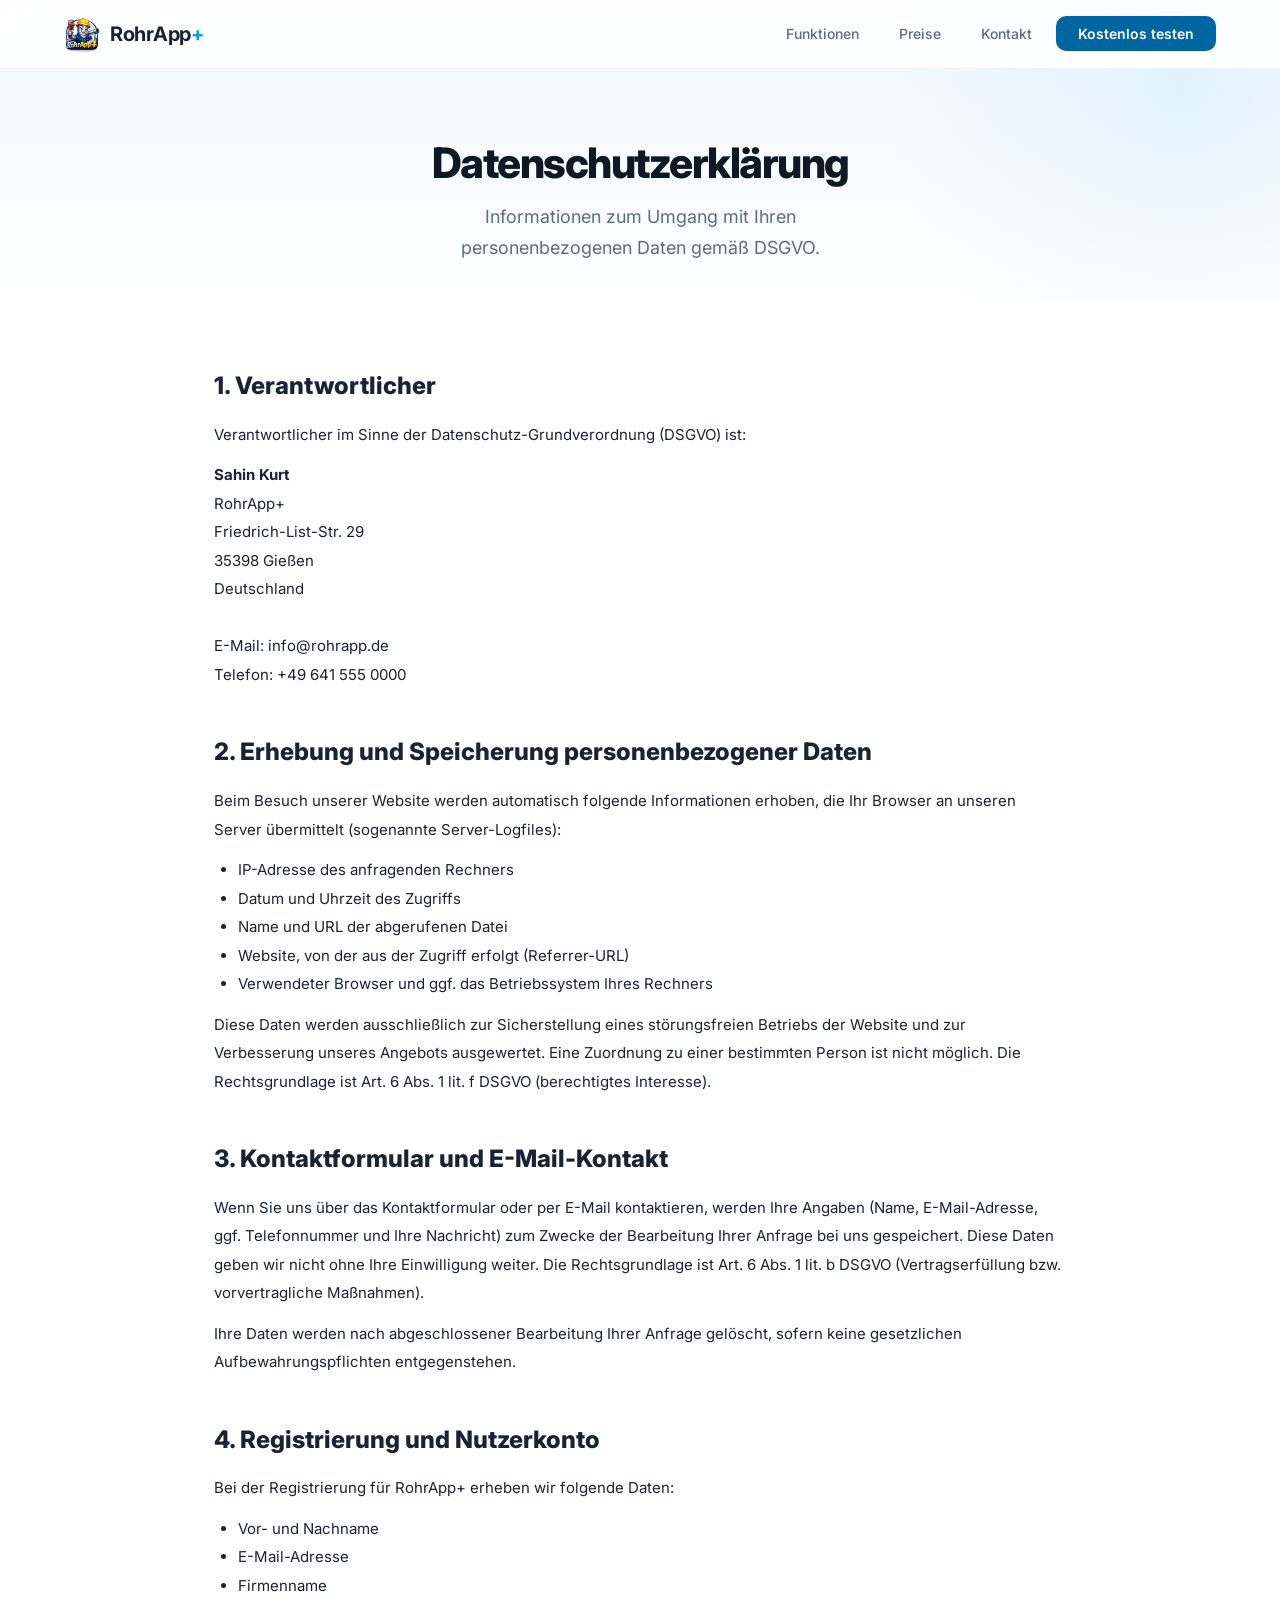
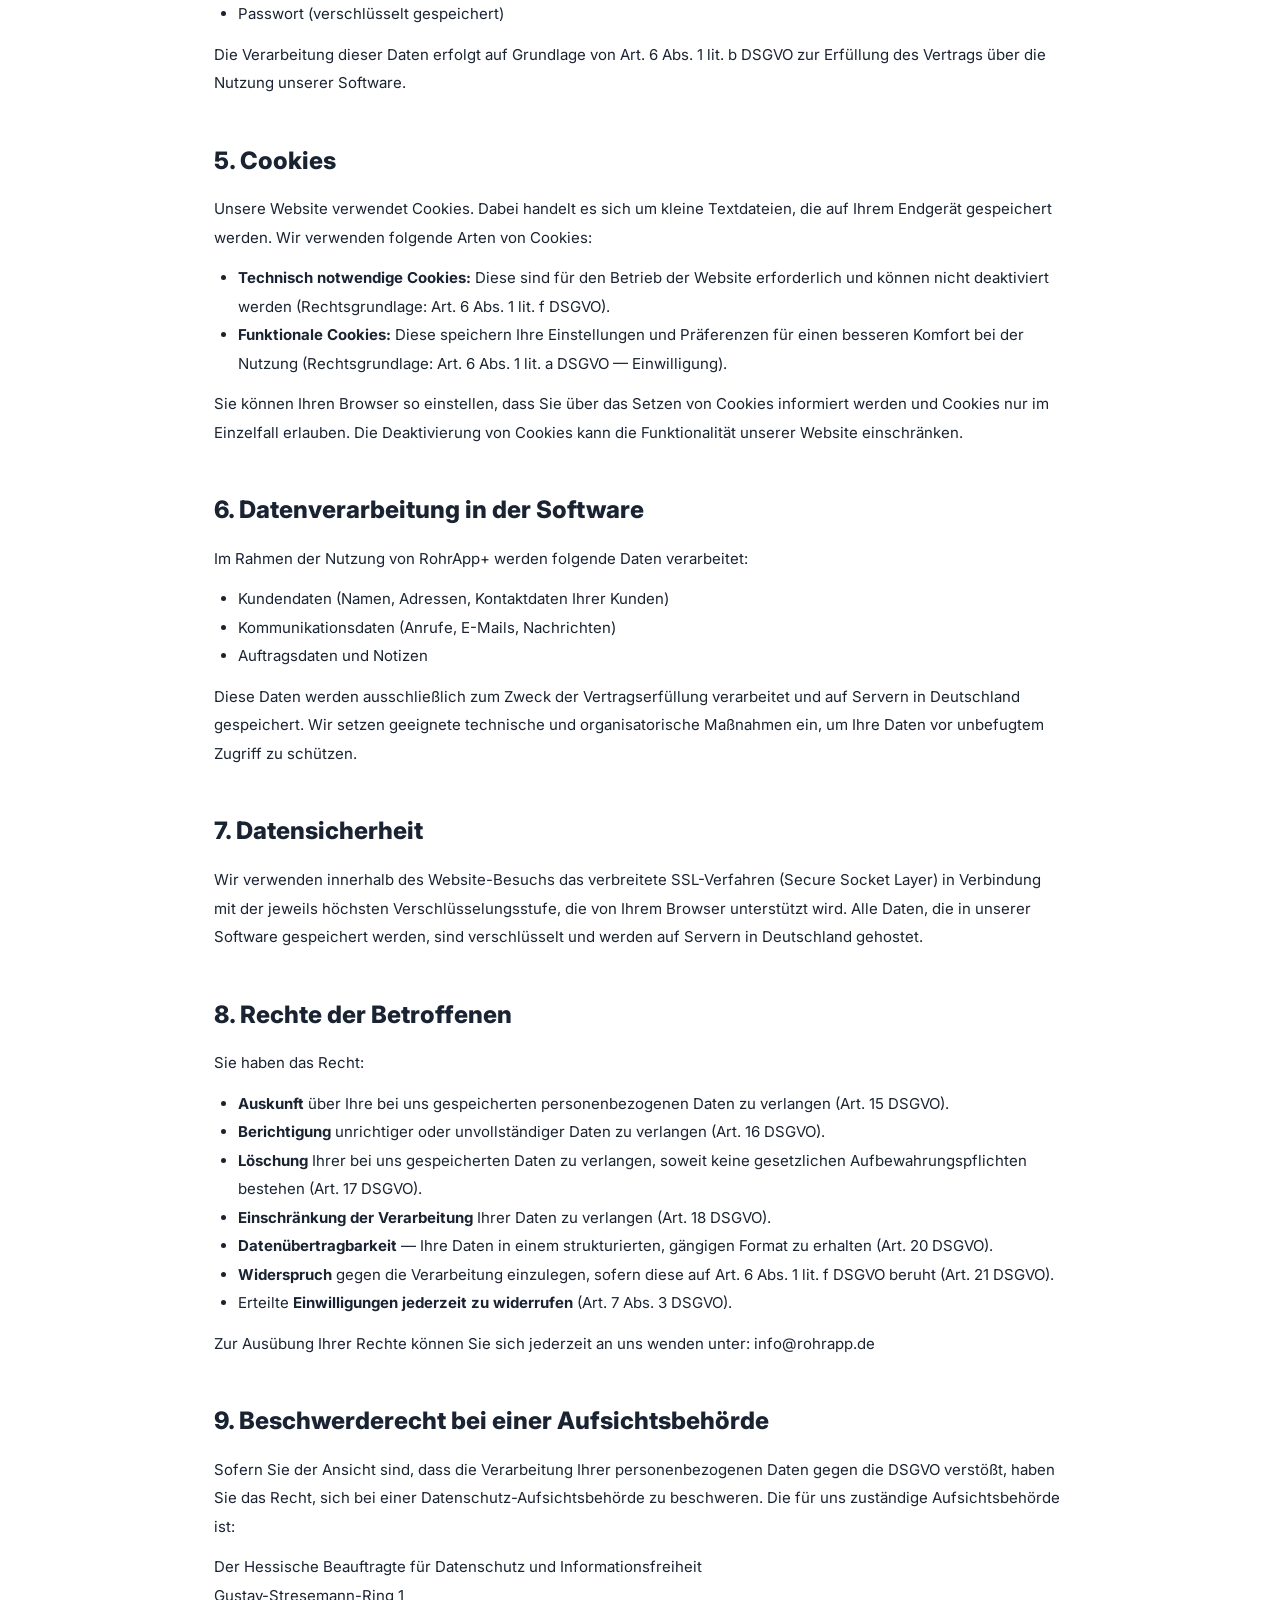
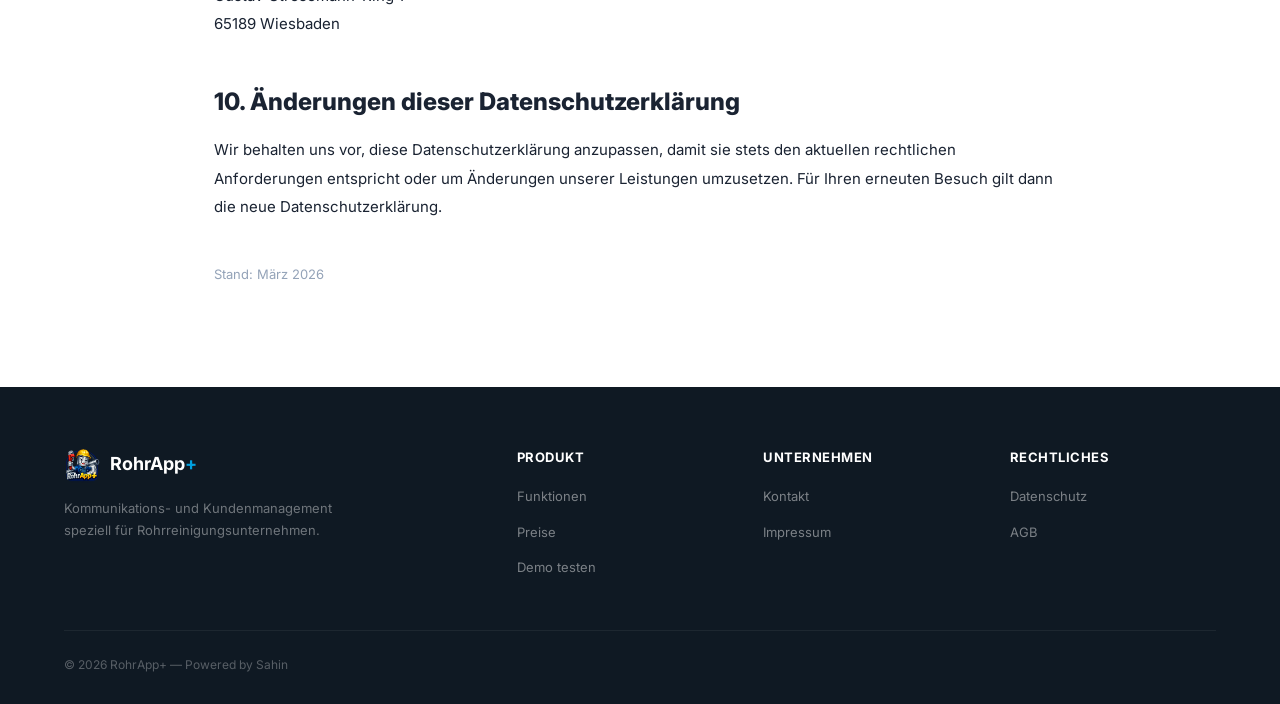
<file: datenschutz.html>
<!DOCTYPE html>
<html lang="de">
<head>
    <meta charset="UTF-8">
    <meta name="viewport" content="width=device-width, initial-scale=1.0">
    <title>Datenschutz | RohrApp+</title>
    <meta name="description" content="Datenschutzerklärung von RohrApp+. Informationen zum Umgang mit Ihren personenbezogenen Daten.">
    <link rel="icon" type="image/png" href="appicon.png">
    <link rel="preconnect" href="https://fonts.googleapis.com">
    <link rel="preconnect" href="https://fonts.gstatic.com" crossorigin>
    <link href="https://fonts.googleapis.com/css2?family=Inter:wght@400;500;600;700;800&display=swap" rel="stylesheet">
    <link rel="stylesheet" href="assets/css/style.css">
</head>
<body>

<nav class="nav" id="nav">
    <div class="container nav-inner">
        <a href="index.html" class="nav-logo">
            <img src="appicon.png" alt="RohrApp+">
            <span class="nav-logo-text">RohrApp<span>+</span></span>
        </a>
        <ul class="nav-links">
            <li><a href="funktionen.html">Funktionen</a></li>
            <li><a href="preise.html">Preise</a></li>
            <li><a href="kontakt.html">Kontakt</a></li>
            <li><a href="admin/index.php" class="nav-cta">Kostenlos testen</a></li>
        </ul>
        <button class="nav-mobile" onclick="document.getElementById('mobileMenu').classList.toggle('show')">
            <svg width="24" height="24" viewBox="0 0 24 24" fill="none" stroke="currentColor" stroke-width="2"><path d="M3 12h18M3 6h18M3 18h18"/></svg>
        </button>
    </div>
    <div class="mobile-menu" id="mobileMenu">
        <a href="funktionen.html">Funktionen</a>
        <a href="preise.html">Preise</a>
        <a href="kontakt.html">Kontakt</a>
        <a href="admin/index.php">Kostenlos testen</a>
    </div>
</nav>

<!-- HERO MINI -->
<section class="hero" style="padding-bottom: 40px;">
    <div class="container" style="text-align: center;">
        <h1 style="font-size: 42px; max-width: 600px; margin: 0 auto 16px;">Datenschutz&shy;erklärung</h1>
        <p class="hero-desc" style="margin: 0 auto; text-align: center;">Informationen zum Umgang mit Ihren personenbezogenen Daten gemäß DSGVO.</p>
    </div>
</section>

<!-- CONTENT -->
<section class="section" style="padding-top: 20px;">
    <div class="container-sm">
        <div style="font-size: 15px; color: var(--text); line-height: 1.9;">

            <h2 style="font-size: 24px; font-weight: 800; margin-bottom: 12px; margin-top: 40px;">1. Verantwortlicher</h2>
            <p>Verantwortlicher im Sinne der Datenschutz-Grundverordnung (DSGVO) ist:</p>
            <p style="margin-top: 12px;">
                <strong>Sahin Kurt</strong><br>
                RohrApp+<br>
                Friedrich-List-Str. 29<br>
                35398 Gießen<br>
                Deutschland<br><br>
                E-Mail: info@rohrapp.de<br>
                Telefon: +49 641 555 0000
            </p>

            <h2 style="font-size: 24px; font-weight: 800; margin-bottom: 12px; margin-top: 40px;">2. Erhebung und Speicherung personenbezogener Daten</h2>
            <p>Beim Besuch unserer Website werden automatisch folgende Informationen erhoben, die Ihr Browser an unseren Server übermittelt (sogenannte Server-Logfiles):</p>
            <ul style="margin-top: 12px; padding-left: 24px; list-style: disc;">
                <li>IP-Adresse des anfragenden Rechners</li>
                <li>Datum und Uhrzeit des Zugriffs</li>
                <li>Name und URL der abgerufenen Datei</li>
                <li>Website, von der aus der Zugriff erfolgt (Referrer-URL)</li>
                <li>Verwendeter Browser und ggf. das Betriebssystem Ihres Rechners</li>
            </ul>
            <p style="margin-top: 12px;">Diese Daten werden ausschließlich zur Sicherstellung eines störungsfreien Betriebs der Website und zur Verbesserung unseres Angebots ausgewertet. Eine Zuordnung zu einer bestimmten Person ist nicht möglich. Die Rechtsgrundlage ist Art. 6 Abs. 1 lit. f DSGVO (berechtigtes Interesse).</p>

            <h2 style="font-size: 24px; font-weight: 800; margin-bottom: 12px; margin-top: 40px;">3. Kontaktformular und E-Mail-Kontakt</h2>
            <p>Wenn Sie uns über das Kontaktformular oder per E-Mail kontaktieren, werden Ihre Angaben (Name, E-Mail-Adresse, ggf. Telefonnummer und Ihre Nachricht) zum Zwecke der Bearbeitung Ihrer Anfrage bei uns gespeichert. Diese Daten geben wir nicht ohne Ihre Einwilligung weiter. Die Rechtsgrundlage ist Art. 6 Abs. 1 lit. b DSGVO (Vertragserfüllung bzw. vorvertragliche Maßnahmen).</p>
            <p style="margin-top: 12px;">Ihre Daten werden nach abgeschlossener Bearbeitung Ihrer Anfrage gelöscht, sofern keine gesetzlichen Aufbewahrungspflichten entgegenstehen.</p>

            <h2 style="font-size: 24px; font-weight: 800; margin-bottom: 12px; margin-top: 40px;">4. Registrierung und Nutzerkonto</h2>
            <p>Bei der Registrierung für RohrApp+ erheben wir folgende Daten:</p>
            <ul style="margin-top: 12px; padding-left: 24px; list-style: disc;">
                <li>Vor- und Nachname</li>
                <li>E-Mail-Adresse</li>
                <li>Firmenname</li>
                <li>Passwort (verschlüsselt gespeichert)</li>
            </ul>
            <p style="margin-top: 12px;">Die Verarbeitung dieser Daten erfolgt auf Grundlage von Art. 6 Abs. 1 lit. b DSGVO zur Erfüllung des Vertrags über die Nutzung unserer Software.</p>

            <h2 style="font-size: 24px; font-weight: 800; margin-bottom: 12px; margin-top: 40px;">5. Cookies</h2>
            <p>Unsere Website verwendet Cookies. Dabei handelt es sich um kleine Textdateien, die auf Ihrem Endgerät gespeichert werden. Wir verwenden folgende Arten von Cookies:</p>
            <ul style="margin-top: 12px; padding-left: 24px; list-style: disc;">
                <li><strong>Technisch notwendige Cookies:</strong> Diese sind für den Betrieb der Website erforderlich und können nicht deaktiviert werden (Rechtsgrundlage: Art. 6 Abs. 1 lit. f DSGVO).</li>
                <li><strong>Funktionale Cookies:</strong> Diese speichern Ihre Einstellungen und Präferenzen für einen besseren Komfort bei der Nutzung (Rechtsgrundlage: Art. 6 Abs. 1 lit. a DSGVO — Einwilligung).</li>
            </ul>
            <p style="margin-top: 12px;">Sie können Ihren Browser so einstellen, dass Sie über das Setzen von Cookies informiert werden und Cookies nur im Einzelfall erlauben. Die Deaktivierung von Cookies kann die Funktionalität unserer Website einschränken.</p>

            <h2 style="font-size: 24px; font-weight: 800; margin-bottom: 12px; margin-top: 40px;">6. Datenverarbeitung in der Software</h2>
            <p>Im Rahmen der Nutzung von RohrApp+ werden folgende Daten verarbeitet:</p>
            <ul style="margin-top: 12px; padding-left: 24px; list-style: disc;">
                <li>Kundendaten (Namen, Adressen, Kontaktdaten Ihrer Kunden)</li>
                <li>Kommunikationsdaten (Anrufe, E-Mails, Nachrichten)</li>
                <li>Auftragsdaten und Notizen</li>
            </ul>
            <p style="margin-top: 12px;">Diese Daten werden ausschließlich zum Zweck der Vertragserfüllung verarbeitet und auf Servern in Deutschland gespeichert. Wir setzen geeignete technische und organisatorische Maßnahmen ein, um Ihre Daten vor unbefugtem Zugriff zu schützen.</p>

            <h2 style="font-size: 24px; font-weight: 800; margin-bottom: 12px; margin-top: 40px;">7. Datensicherheit</h2>
            <p>Wir verwenden innerhalb des Website-Besuchs das verbreitete SSL-Verfahren (Secure Socket Layer) in Verbindung mit der jeweils höchsten Verschlüsselungsstufe, die von Ihrem Browser unterstützt wird. Alle Daten, die in unserer Software gespeichert werden, sind verschlüsselt und werden auf Servern in Deutschland gehostet.</p>

            <h2 style="font-size: 24px; font-weight: 800; margin-bottom: 12px; margin-top: 40px;">8. Rechte der Betroffenen</h2>
            <p>Sie haben das Recht:</p>
            <ul style="margin-top: 12px; padding-left: 24px; list-style: disc;">
                <li><strong>Auskunft</strong> über Ihre bei uns gespeicherten personenbezogenen Daten zu verlangen (Art. 15 DSGVO).</li>
                <li><strong>Berichtigung</strong> unrichtiger oder unvollständiger Daten zu verlangen (Art. 16 DSGVO).</li>
                <li><strong>Löschung</strong> Ihrer bei uns gespeicherten Daten zu verlangen, soweit keine gesetzlichen Aufbewahrungspflichten bestehen (Art. 17 DSGVO).</li>
                <li><strong>Einschränkung der Verarbeitung</strong> Ihrer Daten zu verlangen (Art. 18 DSGVO).</li>
                <li><strong>Datenübertragbarkeit</strong> — Ihre Daten in einem strukturierten, gängigen Format zu erhalten (Art. 20 DSGVO).</li>
                <li><strong>Widerspruch</strong> gegen die Verarbeitung einzulegen, sofern diese auf Art. 6 Abs. 1 lit. f DSGVO beruht (Art. 21 DSGVO).</li>
                <li>Erteilte <strong>Einwilligungen jederzeit zu widerrufen</strong> (Art. 7 Abs. 3 DSGVO).</li>
            </ul>
            <p style="margin-top: 12px;">Zur Ausübung Ihrer Rechte können Sie sich jederzeit an uns wenden unter: info@rohrapp.de</p>

            <h2 style="font-size: 24px; font-weight: 800; margin-bottom: 12px; margin-top: 40px;">9. Beschwerderecht bei einer Aufsichtsbehörde</h2>
            <p>Sofern Sie der Ansicht sind, dass die Verarbeitung Ihrer personenbezogenen Daten gegen die DSGVO verstößt, haben Sie das Recht, sich bei einer Datenschutz-Aufsichtsbehörde zu beschweren. Die für uns zuständige Aufsichtsbehörde ist:</p>
            <p style="margin-top: 12px;">
                Der Hessische Beauftragte für Datenschutz und Informationsfreiheit<br>
                Gustav-Stresemann-Ring 1<br>
                65189 Wiesbaden
            </p>

            <h2 style="font-size: 24px; font-weight: 800; margin-bottom: 12px; margin-top: 40px;">10. Änderungen dieser Datenschutzerklärung</h2>
            <p>Wir behalten uns vor, diese Datenschutzerklärung anzupassen, damit sie stets den aktuellen rechtlichen Anforderungen entspricht oder um Änderungen unserer Leistungen umzusetzen. Für Ihren erneuten Besuch gilt dann die neue Datenschutzerklärung.</p>

            <p style="margin-top: 40px; color: var(--text-muted); font-size: 13px;">Stand: März 2026</p>
        </div>
    </div>
</section>

<!-- FOOTER -->
<footer class="footer">
    <div class="container">
        <div class="footer-grid">
            <div class="footer-brand">
                <div class="footer-brand-logo">
                    <img src="appicon.png" alt="">
                    <span>RohrApp<em>+</em></span>
                </div>
                <p class="footer-brand-desc">Kommunikations- und Kundenmanagement speziell für Rohrreinigungsunternehmen.</p>
            </div>
            <div>
                <div class="footer-col-title">Produkt</div>
                <ul class="footer-links">
                    <li><a href="funktionen.html">Funktionen</a></li>
                    <li><a href="preise.html">Preise</a></li>
                    <li><a href="admin/index.php">Demo testen</a></li>
                </ul>
            </div>
            <div>
                <div class="footer-col-title">Unternehmen</div>
                <ul class="footer-links">
                    <li><a href="kontakt.html">Kontakt</a></li>
                    <li><a href="impressum.html">Impressum</a></li>
                </ul>
            </div>
            <div>
                <div class="footer-col-title">Rechtliches</div>
                <ul class="footer-links">
                    <li><a href="datenschutz.html">Datenschutz</a></li>
                    <li><a href="agb.html">AGB</a></li>
                </ul>
            </div>
        </div>
        <div class="footer-bottom">
            <span class="footer-copy">&copy; 2026 RohrApp+ &mdash; Powered by Sahin</span>
        </div>
    </div>
</footer>

<script>
// Nav scroll
window.addEventListener('scroll', function() {
    document.getElementById('nav').classList.toggle('scrolled', window.scrollY > 20);
});
// Fade-up animation
var observer = new IntersectionObserver(function(entries) {
    entries.forEach(function(e) { if (e.isIntersecting) e.target.classList.add('visible'); });
}, { threshold: 0.1 });
document.querySelectorAll('.fade-up').forEach(function(el) { observer.observe(el); });
</script>

</body>
</html>
</file>
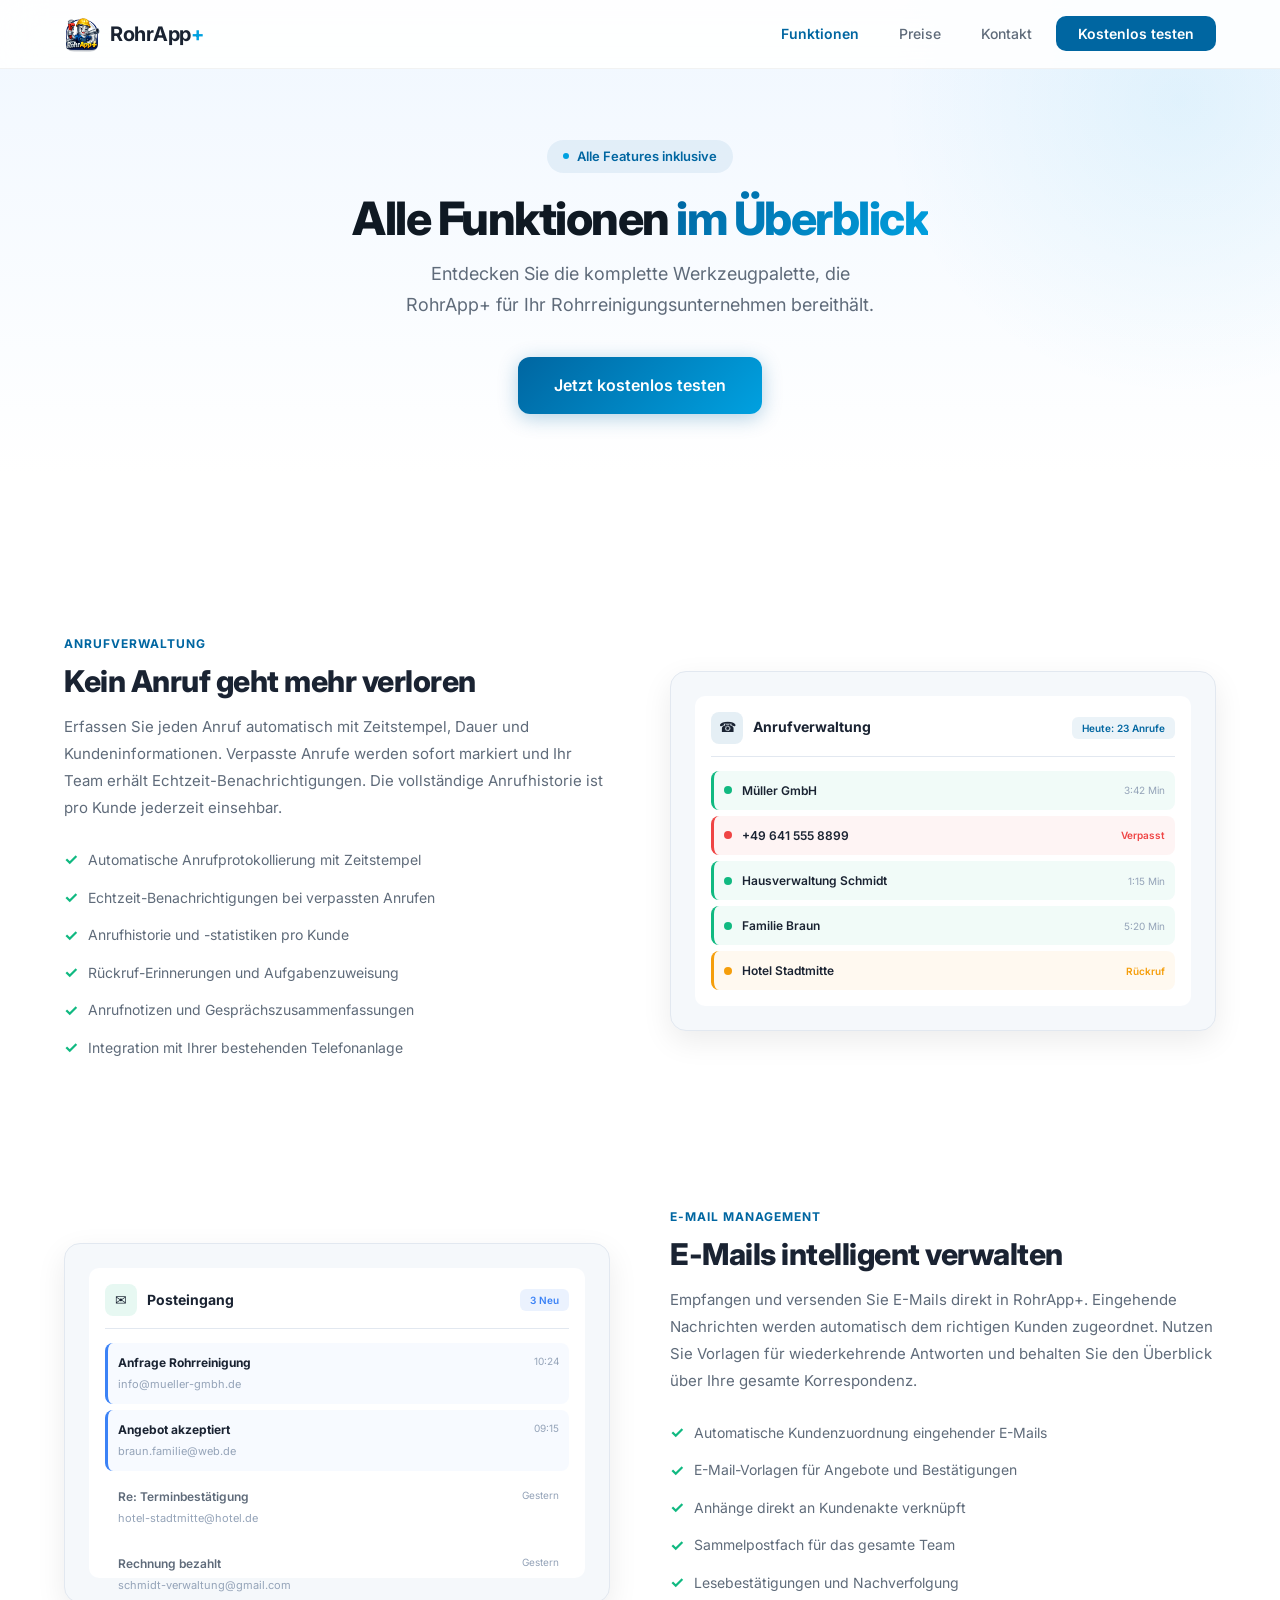
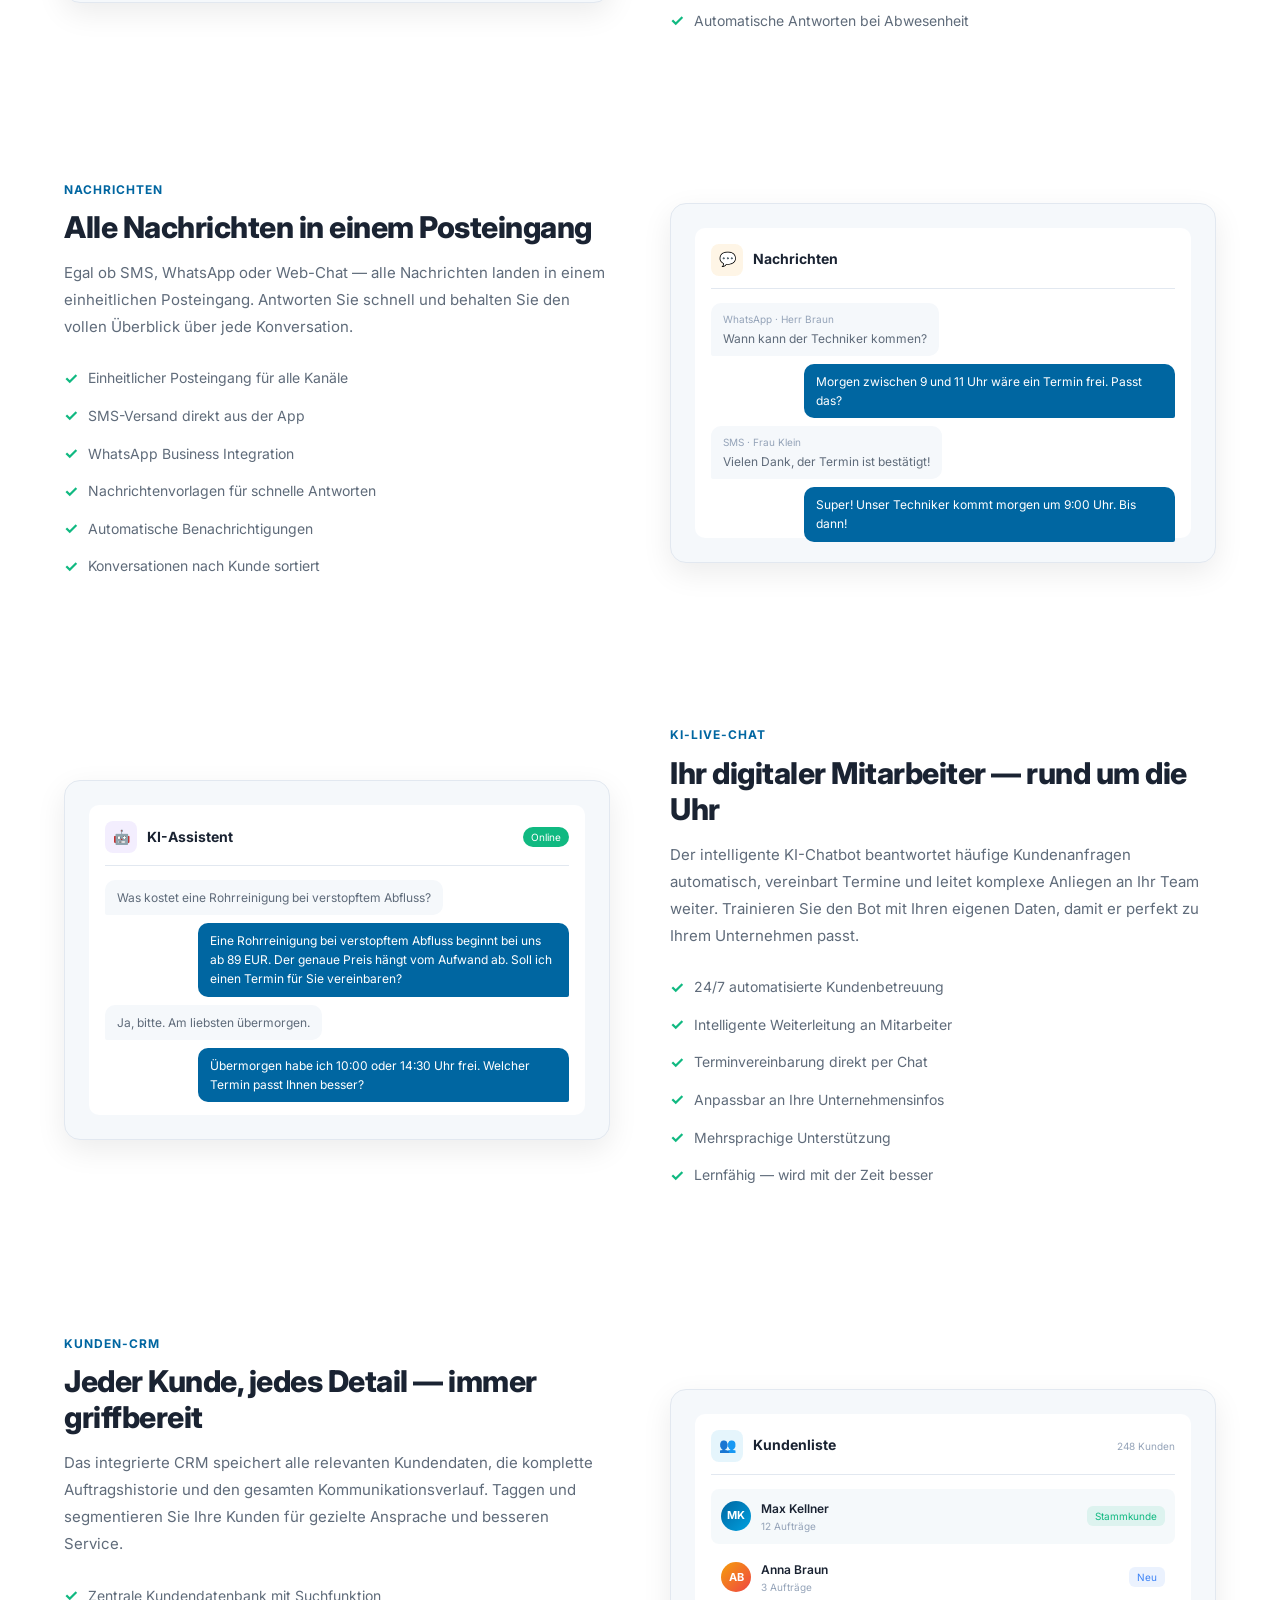
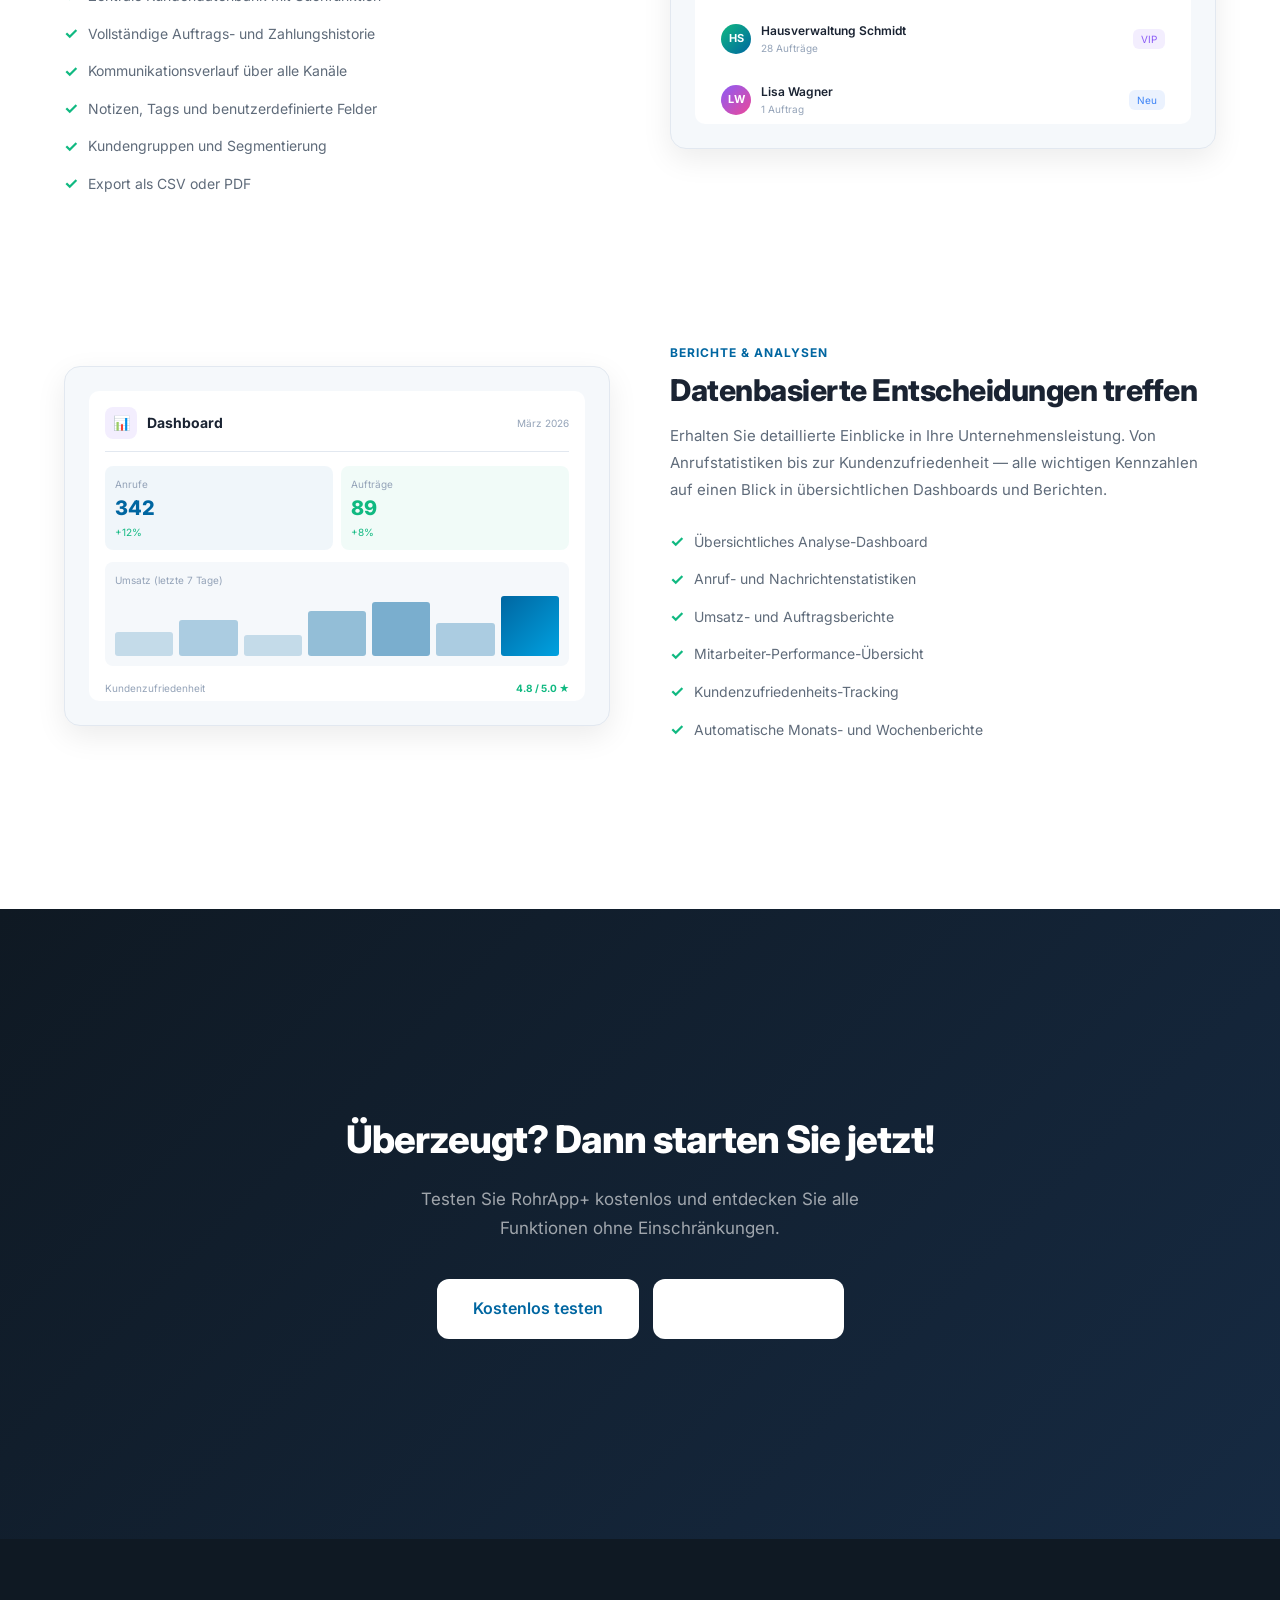
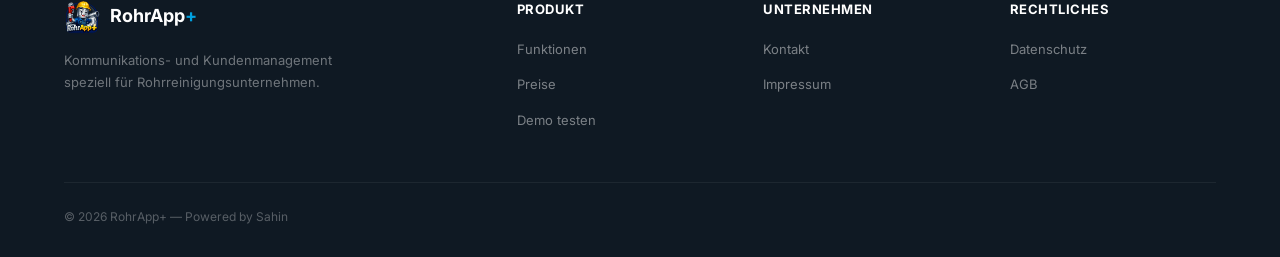
<file: funktionen.html>
<!DOCTYPE html>
<html lang="de">
<head>
    <meta charset="UTF-8">
    <meta name="viewport" content="width=device-width, initial-scale=1.0">
    <title>Funktionen | RohrApp+</title>
    <meta name="description" content="Alle Funktionen von RohrApp+ im Überblick: Anrufverwaltung, E-Mail Management, KI-Chat, CRM und mehr.">
    <link rel="icon" type="image/png" href="appicon.png">
    <link rel="preconnect" href="https://fonts.googleapis.com">
    <link rel="preconnect" href="https://fonts.gstatic.com" crossorigin>
    <link href="https://fonts.googleapis.com/css2?family=Inter:wght@400;500;600;700;800&display=swap" rel="stylesheet">
    <link rel="stylesheet" href="assets/css/style.css">
</head>
<body>

<nav class="nav" id="nav">
    <div class="container nav-inner">
        <a href="index.html" class="nav-logo">
            <img src="appicon.png" alt="RohrApp+">
            <span class="nav-logo-text">RohrApp<span>+</span></span>
        </a>
        <ul class="nav-links">
            <li><a href="funktionen.html" class="active">Funktionen</a></li>
            <li><a href="preise.html">Preise</a></li>
            <li><a href="kontakt.html">Kontakt</a></li>
            <li><a href="admin/index.php" class="nav-cta">Kostenlos testen</a></li>
        </ul>
        <button class="nav-mobile" onclick="document.getElementById('mobileMenu').classList.toggle('show')">
            <svg width="24" height="24" viewBox="0 0 24 24" fill="none" stroke="currentColor" stroke-width="2"><path d="M3 12h18M3 6h18M3 18h18"/></svg>
        </button>
    </div>
    <div class="mobile-menu" id="mobileMenu">
        <a href="funktionen.html">Funktionen</a>
        <a href="preise.html">Preise</a>
        <a href="kontakt.html">Kontakt</a>
        <a href="admin/index.php">Kostenlos testen</a>
    </div>
</nav>

<!-- HERO MINI -->
<section class="hero" style="padding-bottom: 60px;">
    <div class="container" style="text-align: center;">
        <div class="hero-badge" style="margin: 0 auto 20px;"><span class="dot"></span> Alle Features inklusive</div>
        <h1 style="font-size: 46px; max-width: 600px; margin: 0 auto 16px;">Alle Funktionen <span class="gradient">im Überblick</span></h1>
        <p class="hero-desc" style="margin: 0 auto 36px; text-align: center;">Entdecken Sie die komplette Werkzeugpalette, die RohrApp+ für Ihr Rohrreinigungsunternehmen bereithält.</p>
        <div class="hero-btns" style="justify-content: center;">
            <a href="admin/index.php" class="btn btn-primary btn-lg">Jetzt kostenlos testen</a>
        </div>
    </div>
</section>

<!-- FEATURE DETAILS -->
<section class="section">
    <div class="container">

        <!-- 1. Anrufverwaltung -->
        <div class="feature-detail fade-up">
            <div class="feature-detail-content">
                <div class="feature-detail-tag">Anrufverwaltung</div>
                <h3 class="feature-detail-title">Kein Anruf geht mehr verloren</h3>
                <p class="feature-detail-desc">Erfassen Sie jeden Anruf automatisch mit Zeitstempel, Dauer und Kundeninformationen. Verpasste Anrufe werden sofort markiert und Ihr Team erhält Echtzeit-Benachrichtigungen. Die vollständige Anrufhistorie ist pro Kunde jederzeit einsehbar.</p>
                <ul class="feature-detail-list">
                    <li>Automatische Anrufprotokollierung mit Zeitstempel</li>
                    <li>Echtzeit-Benachrichtigungen bei verpassten Anrufen</li>
                    <li>Anrufhistorie und -statistiken pro Kunde</li>
                    <li>Rückruf-Erinnerungen und Aufgabenzuweisung</li>
                    <li>Anrufnotizen und Gesprächszusammenfassungen</li>
                    <li>Integration mit Ihrer bestehenden Telefonanlage</li>
                </ul>
            </div>
            <div class="feature-detail-img" style="height: 360px; padding: 24px;">
                <div style="background: #fff; border-radius: 10px; height: 100%; padding: 16px;">
                    <div style="display: flex; align-items: center; gap: 10px; margin-bottom: 14px; padding-bottom: 12px; border-bottom: 1px solid var(--border);">
                        <div style="width: 32px; height: 32px; border-radius: 8px; background: rgba(0,102,161,0.1); display: flex; align-items: center; justify-content: center; font-size: 14px;">&#9742;</div>
                        <div style="font-size: 14px; font-weight: 700;">Anrufverwaltung</div>
                        <div style="margin-left: auto; font-size: 10px; background: rgba(0,102,161,0.08); color: var(--primary); padding: 3px 10px; border-radius: 6px; font-weight: 600;">Heute: 23 Anrufe</div>
                    </div>
                    <div style="display: flex; align-items: center; gap: 10px; padding: 10px; background: rgba(16,185,129,0.06); border-radius: 8px; margin-bottom: 6px; border-left: 3px solid #10b981;">
                        <div style="width: 8px; height: 8px; border-radius: 50%; background: #10b981;"></div>
                        <div style="flex: 1; font-size: 12px; font-weight: 600;">Müller GmbH</div>
                        <div style="font-size: 10px; color: var(--text-muted);">3:42 Min</div>
                    </div>
                    <div style="display: flex; align-items: center; gap: 10px; padding: 10px; background: rgba(239,68,68,0.06); border-radius: 8px; margin-bottom: 6px; border-left: 3px solid #ef4444;">
                        <div style="width: 8px; height: 8px; border-radius: 50%; background: #ef4444;"></div>
                        <div style="flex: 1; font-size: 12px; font-weight: 600;">+49 641 555 8899</div>
                        <div style="font-size: 10px; color: #ef4444; font-weight: 600;">Verpasst</div>
                    </div>
                    <div style="display: flex; align-items: center; gap: 10px; padding: 10px; background: rgba(16,185,129,0.06); border-radius: 8px; margin-bottom: 6px; border-left: 3px solid #10b981;">
                        <div style="width: 8px; height: 8px; border-radius: 50%; background: #10b981;"></div>
                        <div style="flex: 1; font-size: 12px; font-weight: 600;">Hausverwaltung Schmidt</div>
                        <div style="font-size: 10px; color: var(--text-muted);">1:15 Min</div>
                    </div>
                    <div style="display: flex; align-items: center; gap: 10px; padding: 10px; background: rgba(16,185,129,0.06); border-radius: 8px; margin-bottom: 6px; border-left: 3px solid #10b981;">
                        <div style="width: 8px; height: 8px; border-radius: 50%; background: #10b981;"></div>
                        <div style="flex: 1; font-size: 12px; font-weight: 600;">Familie Braun</div>
                        <div style="font-size: 10px; color: var(--text-muted);">5:20 Min</div>
                    </div>
                    <div style="display: flex; align-items: center; gap: 10px; padding: 10px; background: rgba(245,158,11,0.06); border-radius: 8px; border-left: 3px solid #f59e0b;">
                        <div style="width: 8px; height: 8px; border-radius: 50%; background: #f59e0b;"></div>
                        <div style="flex: 1; font-size: 12px; font-weight: 600;">Hotel Stadtmitte</div>
                        <div style="font-size: 10px; color: #f59e0b; font-weight: 600;">Rückruf</div>
                    </div>
                </div>
            </div>
        </div>

        <!-- 2. E-Mail Management -->
        <div class="feature-detail reverse fade-up" style="padding-top: 80px;">
            <div class="feature-detail-content">
                <div class="feature-detail-tag">E-Mail Management</div>
                <h3 class="feature-detail-title">E-Mails intelligent verwalten</h3>
                <p class="feature-detail-desc">Empfangen und versenden Sie E-Mails direkt in RohrApp+. Eingehende Nachrichten werden automatisch dem richtigen Kunden zugeordnet. Nutzen Sie Vorlagen für wiederkehrende Antworten und behalten Sie den Überblick über Ihre gesamte Korrespondenz.</p>
                <ul class="feature-detail-list">
                    <li>Automatische Kundenzuordnung eingehender E-Mails</li>
                    <li>E-Mail-Vorlagen für Angebote und Bestätigungen</li>
                    <li>Anhänge direkt an Kundenakte verknüpft</li>
                    <li>Sammelpostfach für das gesamte Team</li>
                    <li>Lesebestätigungen und Nachverfolgung</li>
                    <li>Automatische Antworten bei Abwesenheit</li>
                </ul>
            </div>
            <div class="feature-detail-img" style="height: 360px; padding: 24px;">
                <div style="background: #fff; border-radius: 10px; height: 100%; padding: 16px;">
                    <div style="display: flex; align-items: center; gap: 10px; margin-bottom: 14px; padding-bottom: 12px; border-bottom: 1px solid var(--border);">
                        <div style="width: 32px; height: 32px; border-radius: 8px; background: rgba(16,185,129,0.1); display: flex; align-items: center; justify-content: center; font-size: 14px;">&#9993;</div>
                        <div style="font-size: 14px; font-weight: 700;">Posteingang</div>
                        <div style="margin-left: auto; font-size: 10px; background: rgba(59,130,246,0.1); color: var(--info); padding: 3px 10px; border-radius: 6px; font-weight: 600;">3 Neu</div>
                    </div>
                    <div style="padding: 10px; border-radius: 8px; margin-bottom: 6px; background: rgba(59,130,246,0.04); border-left: 3px solid var(--info);">
                        <div style="display: flex; justify-content: space-between; margin-bottom: 4px;">
                            <div style="font-size: 12px; font-weight: 700;">Anfrage Rohrreinigung</div>
                            <div style="font-size: 10px; color: var(--text-muted);">10:24</div>
                        </div>
                        <div style="font-size: 11px; color: var(--text-muted);">info@mueller-gmbh.de</div>
                    </div>
                    <div style="padding: 10px; border-radius: 8px; margin-bottom: 6px; background: rgba(59,130,246,0.04); border-left: 3px solid var(--info);">
                        <div style="display: flex; justify-content: space-between; margin-bottom: 4px;">
                            <div style="font-size: 12px; font-weight: 700;">Angebot akzeptiert</div>
                            <div style="font-size: 10px; color: var(--text-muted);">09:15</div>
                        </div>
                        <div style="font-size: 11px; color: var(--text-muted);">braun.familie@web.de</div>
                    </div>
                    <div style="padding: 10px; border-radius: 8px; margin-bottom: 6px; border-left: 3px solid transparent;">
                        <div style="display: flex; justify-content: space-between; margin-bottom: 4px;">
                            <div style="font-size: 12px; font-weight: 600; color: var(--text-light);">Re: Terminbestätigung</div>
                            <div style="font-size: 10px; color: var(--text-muted);">Gestern</div>
                        </div>
                        <div style="font-size: 11px; color: var(--text-muted);">hotel-stadtmitte@hotel.de</div>
                    </div>
                    <div style="padding: 10px; border-radius: 8px; border-left: 3px solid transparent;">
                        <div style="display: flex; justify-content: space-between; margin-bottom: 4px;">
                            <div style="font-size: 12px; font-weight: 600; color: var(--text-light);">Rechnung bezahlt</div>
                            <div style="font-size: 10px; color: var(--text-muted);">Gestern</div>
                        </div>
                        <div style="font-size: 11px; color: var(--text-muted);">schmidt-verwaltung@gmail.com</div>
                    </div>
                </div>
            </div>
        </div>

        <!-- 3. Nachrichten -->
        <div class="feature-detail fade-up" style="padding-top: 80px;">
            <div class="feature-detail-content">
                <div class="feature-detail-tag">Nachrichten</div>
                <h3 class="feature-detail-title">Alle Nachrichten in einem Posteingang</h3>
                <p class="feature-detail-desc">Egal ob SMS, WhatsApp oder Web-Chat — alle Nachrichten landen in einem einheitlichen Posteingang. Antworten Sie schnell und behalten Sie den vollen Überblick über jede Konversation.</p>
                <ul class="feature-detail-list">
                    <li>Einheitlicher Posteingang für alle Kanäle</li>
                    <li>SMS-Versand direkt aus der App</li>
                    <li>WhatsApp Business Integration</li>
                    <li>Nachrichtenvorlagen für schnelle Antworten</li>
                    <li>Automatische Benachrichtigungen</li>
                    <li>Konversationen nach Kunde sortiert</li>
                </ul>
            </div>
            <div class="feature-detail-img" style="height: 360px; padding: 24px;">
                <div style="background: #fff; border-radius: 10px; height: 100%; padding: 16px; display: flex; flex-direction: column;">
                    <div style="display: flex; align-items: center; gap: 10px; margin-bottom: 14px; padding-bottom: 12px; border-bottom: 1px solid var(--border);">
                        <div style="width: 32px; height: 32px; border-radius: 8px; background: rgba(245,158,11,0.1); display: flex; align-items: center; justify-content: center; font-size: 14px;">&#128172;</div>
                        <div style="font-size: 14px; font-weight: 700;">Nachrichten</div>
                    </div>
                    <div style="flex: 1; display: flex; flex-direction: column; gap: 8px;">
                        <div style="align-self: flex-start; background: var(--bg-alt); padding: 8px 12px; border-radius: 10px 10px 10px 2px; font-size: 12px; color: var(--text-light); max-width: 80%;">
                            <div style="font-size: 10px; color: var(--text-muted); margin-bottom: 2px;">WhatsApp &middot; Herr Braun</div>
                            Wann kann der Techniker kommen?
                        </div>
                        <div style="align-self: flex-end; background: var(--primary); color: #fff; padding: 8px 12px; border-radius: 10px 10px 2px 10px; font-size: 12px; max-width: 80%;">
                            Morgen zwischen 9 und 11 Uhr wäre ein Termin frei. Passt das?
                        </div>
                        <div style="align-self: flex-start; background: var(--bg-alt); padding: 8px 12px; border-radius: 10px 10px 10px 2px; font-size: 12px; color: var(--text-light); max-width: 80%;">
                            <div style="font-size: 10px; color: var(--text-muted); margin-bottom: 2px;">SMS &middot; Frau Klein</div>
                            Vielen Dank, der Termin ist bestätigt!
                        </div>
                        <div style="align-self: flex-end; background: var(--primary); color: #fff; padding: 8px 12px; border-radius: 10px 10px 2px 10px; font-size: 12px; max-width: 80%;">
                            Super! Unser Techniker kommt morgen um 9:00 Uhr. Bis dann!
                        </div>
                    </div>
                </div>
            </div>
        </div>

        <!-- 4. KI-Live-Chat -->
        <div class="feature-detail reverse fade-up" style="padding-top: 80px;">
            <div class="feature-detail-content">
                <div class="feature-detail-tag">KI-Live-Chat</div>
                <h3 class="feature-detail-title">Ihr digitaler Mitarbeiter — rund um die Uhr</h3>
                <p class="feature-detail-desc">Der intelligente KI-Chatbot beantwortet häufige Kundenanfragen automatisch, vereinbart Termine und leitet komplexe Anliegen an Ihr Team weiter. Trainieren Sie den Bot mit Ihren eigenen Daten, damit er perfekt zu Ihrem Unternehmen passt.</p>
                <ul class="feature-detail-list">
                    <li>24/7 automatisierte Kundenbetreuung</li>
                    <li>Intelligente Weiterleitung an Mitarbeiter</li>
                    <li>Terminvereinbarung direkt per Chat</li>
                    <li>Anpassbar an Ihre Unternehmensinfos</li>
                    <li>Mehrsprachige Unterstützung</li>
                    <li>Lernfähig — wird mit der Zeit besser</li>
                </ul>
            </div>
            <div class="feature-detail-img" style="height: 360px; padding: 24px;">
                <div style="background: #fff; border-radius: 10px; height: 100%; padding: 16px; display: flex; flex-direction: column;">
                    <div style="display: flex; align-items: center; gap: 10px; margin-bottom: 14px; padding-bottom: 12px; border-bottom: 1px solid var(--border);">
                        <div style="width: 32px; height: 32px; border-radius: 8px; background: rgba(139,92,246,0.1); display: flex; align-items: center; justify-content: center; font-size: 14px;">&#129302;</div>
                        <div style="font-size: 14px; font-weight: 700;">KI-Assistent</div>
                        <div style="margin-left: auto; font-size: 10px; background: #10b981; color: #fff; padding: 2px 8px; border-radius: 10px;">Online</div>
                    </div>
                    <div style="flex: 1; display: flex; flex-direction: column; gap: 8px;">
                        <div style="align-self: flex-start; background: var(--bg-alt); padding: 8px 12px; border-radius: 10px 10px 10px 2px; font-size: 12px; color: var(--text-light); max-width: 80%;">Was kostet eine Rohrreinigung bei verstopftem Abfluss?</div>
                        <div style="align-self: flex-end; background: var(--primary); color: #fff; padding: 8px 12px; border-radius: 10px 10px 2px 10px; font-size: 12px; max-width: 80%;">Eine Rohrreinigung bei verstopftem Abfluss beginnt bei uns ab 89 EUR. Der genaue Preis hängt vom Aufwand ab. Soll ich einen Termin für Sie vereinbaren?</div>
                        <div style="align-self: flex-start; background: var(--bg-alt); padding: 8px 12px; border-radius: 10px 10px 10px 2px; font-size: 12px; color: var(--text-light); max-width: 80%;">Ja, bitte. Am liebsten übermorgen.</div>
                        <div style="align-self: flex-end; background: var(--primary); color: #fff; padding: 8px 12px; border-radius: 10px 10px 2px 10px; font-size: 12px; max-width: 80%;">Übermorgen habe ich 10:00 oder 14:30 Uhr frei. Welcher Termin passt Ihnen besser?</div>
                    </div>
                </div>
            </div>
        </div>

        <!-- 5. Kunden-CRM -->
        <div class="feature-detail fade-up" style="padding-top: 80px;">
            <div class="feature-detail-content">
                <div class="feature-detail-tag">Kunden-CRM</div>
                <h3 class="feature-detail-title">Jeder Kunde, jedes Detail — immer griffbereit</h3>
                <p class="feature-detail-desc">Das integrierte CRM speichert alle relevanten Kundendaten, die komplette Auftragshistorie und den gesamten Kommunikationsverlauf. Taggen und segmentieren Sie Ihre Kunden für gezielte Ansprache und besseren Service.</p>
                <ul class="feature-detail-list">
                    <li>Zentrale Kundendatenbank mit Suchfunktion</li>
                    <li>Vollständige Auftrags- und Zahlungshistorie</li>
                    <li>Kommunikationsverlauf über alle Kanäle</li>
                    <li>Notizen, Tags und benutzerdefinierte Felder</li>
                    <li>Kundengruppen und Segmentierung</li>
                    <li>Export als CSV oder PDF</li>
                </ul>
            </div>
            <div class="feature-detail-img" style="height: 360px; padding: 24px;">
                <div style="background: #fff; border-radius: 10px; height: 100%; padding: 16px;">
                    <div style="display: flex; align-items: center; gap: 10px; margin-bottom: 14px; padding-bottom: 12px; border-bottom: 1px solid var(--border);">
                        <div style="width: 32px; height: 32px; border-radius: 8px; background: rgba(0,161,224,0.1); display: flex; align-items: center; justify-content: center; font-size: 14px;">&#128101;</div>
                        <div style="font-size: 14px; font-weight: 700;">Kundenliste</div>
                        <div style="margin-left: auto; font-size: 10px; color: var(--text-muted);">248 Kunden</div>
                    </div>
                    <div style="display: flex; gap: 10px; align-items: center; padding: 10px; border-radius: 8px; margin-bottom: 6px; background: rgba(0,102,161,0.04);">
                        <div style="width: 30px; height: 30px; border-radius: 50%; background: linear-gradient(135deg, var(--primary), var(--accent)); display: flex; align-items: center; justify-content: center; color: #fff; font-size: 11px; font-weight: 700; flex-shrink: 0;">MK</div>
                        <div style="flex: 1;"><div style="font-size: 12px; font-weight: 600;">Max Kellner</div><div style="font-size: 10px; color: var(--text-muted);">12 Aufträge</div></div>
                        <div style="font-size: 10px; background: rgba(16,185,129,0.1); color: #10b981; padding: 2px 8px; border-radius: 6px;">Stammkunde</div>
                    </div>
                    <div style="display: flex; gap: 10px; align-items: center; padding: 10px; border-radius: 8px; margin-bottom: 6px;">
                        <div style="width: 30px; height: 30px; border-radius: 50%; background: linear-gradient(135deg, #f59e0b, #ef4444); display: flex; align-items: center; justify-content: center; color: #fff; font-size: 11px; font-weight: 700; flex-shrink: 0;">AB</div>
                        <div style="flex: 1;"><div style="font-size: 12px; font-weight: 600;">Anna Braun</div><div style="font-size: 10px; color: var(--text-muted);">3 Aufträge</div></div>
                        <div style="font-size: 10px; background: rgba(59,130,246,0.1); color: var(--info); padding: 2px 8px; border-radius: 6px;">Neu</div>
                    </div>
                    <div style="display: flex; gap: 10px; align-items: center; padding: 10px; border-radius: 8px; margin-bottom: 6px;">
                        <div style="width: 30px; height: 30px; border-radius: 50%; background: linear-gradient(135deg, #10b981, #0066a1); display: flex; align-items: center; justify-content: center; color: #fff; font-size: 11px; font-weight: 700; flex-shrink: 0;">HS</div>
                        <div style="flex: 1;"><div style="font-size: 12px; font-weight: 600;">Hausverwaltung Schmidt</div><div style="font-size: 10px; color: var(--text-muted);">28 Aufträge</div></div>
                        <div style="font-size: 10px; background: rgba(139,92,246,0.1); color: var(--purple); padding: 2px 8px; border-radius: 6px;">VIP</div>
                    </div>
                    <div style="display: flex; gap: 10px; align-items: center; padding: 10px; border-radius: 8px;">
                        <div style="width: 30px; height: 30px; border-radius: 50%; background: linear-gradient(135deg, #8b5cf6, #ec4899); display: flex; align-items: center; justify-content: center; color: #fff; font-size: 11px; font-weight: 700; flex-shrink: 0;">LW</div>
                        <div style="flex: 1;"><div style="font-size: 12px; font-weight: 600;">Lisa Wagner</div><div style="font-size: 10px; color: var(--text-muted);">1 Auftrag</div></div>
                        <div style="font-size: 10px; background: rgba(59,130,246,0.1); color: var(--info); padding: 2px 8px; border-radius: 6px;">Neu</div>
                    </div>
                </div>
            </div>
        </div>

        <!-- 6. Berichte & Analysen -->
        <div class="feature-detail reverse fade-up" style="padding-top: 80px;">
            <div class="feature-detail-content">
                <div class="feature-detail-tag">Berichte &amp; Analysen</div>
                <h3 class="feature-detail-title">Datenbasierte Entscheidungen treffen</h3>
                <p class="feature-detail-desc">Erhalten Sie detaillierte Einblicke in Ihre Unternehmensleistung. Von Anrufstatistiken bis zur Kundenzufriedenheit — alle wichtigen Kennzahlen auf einen Blick in übersichtlichen Dashboards und Berichten.</p>
                <ul class="feature-detail-list">
                    <li>Übersichtliches Analyse-Dashboard</li>
                    <li>Anruf- und Nachrichtenstatistiken</li>
                    <li>Umsatz- und Auftragsberichte</li>
                    <li>Mitarbeiter-Performance-Übersicht</li>
                    <li>Kundenzufriedenheits-Tracking</li>
                    <li>Automatische Monats- und Wochenberichte</li>
                </ul>
            </div>
            <div class="feature-detail-img" style="height: 360px; padding: 24px;">
                <div style="background: #fff; border-radius: 10px; height: 100%; padding: 16px;">
                    <div style="display: flex; align-items: center; gap: 10px; margin-bottom: 14px; padding-bottom: 12px; border-bottom: 1px solid var(--border);">
                        <div style="width: 32px; height: 32px; border-radius: 8px; background: rgba(139,92,246,0.1); display: flex; align-items: center; justify-content: center; font-size: 14px;">&#128202;</div>
                        <div style="font-size: 14px; font-weight: 700;">Dashboard</div>
                        <div style="margin-left: auto; font-size: 10px; color: var(--text-muted);">März 2026</div>
                    </div>
                    <div style="display: grid; grid-template-columns: 1fr 1fr; gap: 8px; margin-bottom: 12px;">
                        <div style="background: rgba(0,102,161,0.06); border-radius: 8px; padding: 10px;">
                            <div style="font-size: 10px; color: var(--text-muted);">Anrufe</div>
                            <div style="font-size: 20px; font-weight: 800; color: var(--primary);">342</div>
                            <div style="font-size: 10px; color: #10b981;">+12%</div>
                        </div>
                        <div style="background: rgba(16,185,129,0.06); border-radius: 8px; padding: 10px;">
                            <div style="font-size: 10px; color: var(--text-muted);">Aufträge</div>
                            <div style="font-size: 20px; font-weight: 800; color: #10b981;">89</div>
                            <div style="font-size: 10px; color: #10b981;">+8%</div>
                        </div>
                    </div>
                    <div style="background: var(--bg-alt); border-radius: 8px; padding: 10px; margin-bottom: 8px;">
                        <div style="font-size: 10px; color: var(--text-muted); margin-bottom: 8px;">Umsatz (letzte 7 Tage)</div>
                        <div style="display: flex; align-items: flex-end; gap: 6px; height: 60px;">
                            <div style="flex: 1; background: rgba(0,102,161,0.2); border-radius: 3px; height: 40%;"></div>
                            <div style="flex: 1; background: rgba(0,102,161,0.3); border-radius: 3px; height: 60%;"></div>
                            <div style="flex: 1; background: rgba(0,102,161,0.2); border-radius: 3px; height: 35%;"></div>
                            <div style="flex: 1; background: rgba(0,102,161,0.4); border-radius: 3px; height: 75%;"></div>
                            <div style="flex: 1; background: rgba(0,102,161,0.5); border-radius: 3px; height: 90%;"></div>
                            <div style="flex: 1; background: rgba(0,102,161,0.3); border-radius: 3px; height: 55%;"></div>
                            <div style="flex: 1; background: linear-gradient(135deg, var(--primary), var(--accent)); border-radius: 3px; height: 100%;"></div>
                        </div>
                    </div>
                    <div style="display: flex; justify-content: space-between; padding: 6px 0;">
                        <div style="font-size: 10px; color: var(--text-muted);">Kundenzufriedenheit</div>
                        <div style="font-size: 10px; font-weight: 700; color: #10b981;">4.8 / 5.0 &#9733;</div>
                    </div>
                </div>
            </div>
        </div>

    </div>
</section>

<!-- CTA -->
<section class="section section-dark">
    <div class="container">
        <div class="cta fade-up">
            <h2>Überzeugt? Dann starten Sie jetzt!</h2>
            <p class="section-desc">Testen Sie RohrApp+ kostenlos und entdecken Sie alle Funktionen ohne Einschränkungen.</p>
            <div class="hero-btns" style="justify-content: center;">
                <a href="admin/index.php" class="btn btn-white btn-lg">Kostenlos testen</a>
                <a href="preise.html" class="btn btn-secondary btn-lg" style="border-color: rgba(255,255,255,0.2); color: #fff;">Preise ansehen</a>
            </div>
        </div>
    </div>
</section>

<!-- FOOTER -->
<footer class="footer">
    <div class="container">
        <div class="footer-grid">
            <div class="footer-brand">
                <div class="footer-brand-logo">
                    <img src="appicon.png" alt="">
                    <span>RohrApp<em>+</em></span>
                </div>
                <p class="footer-brand-desc">Kommunikations- und Kundenmanagement speziell für Rohrreinigungsunternehmen.</p>
            </div>
            <div>
                <div class="footer-col-title">Produkt</div>
                <ul class="footer-links">
                    <li><a href="funktionen.html">Funktionen</a></li>
                    <li><a href="preise.html">Preise</a></li>
                    <li><a href="admin/index.php">Demo testen</a></li>
                </ul>
            </div>
            <div>
                <div class="footer-col-title">Unternehmen</div>
                <ul class="footer-links">
                    <li><a href="kontakt.html">Kontakt</a></li>
                    <li><a href="impressum.html">Impressum</a></li>
                </ul>
            </div>
            <div>
                <div class="footer-col-title">Rechtliches</div>
                <ul class="footer-links">
                    <li><a href="datenschutz.html">Datenschutz</a></li>
                    <li><a href="agb.html">AGB</a></li>
                </ul>
            </div>
        </div>
        <div class="footer-bottom">
            <span class="footer-copy">&copy; 2026 RohrApp+ &mdash; Powered by Sahin</span>
        </div>
    </div>
</footer>

<script>
// Nav scroll
window.addEventListener('scroll', function() {
    document.getElementById('nav').classList.toggle('scrolled', window.scrollY > 20);
});
// Fade-up animation
var observer = new IntersectionObserver(function(entries) {
    entries.forEach(function(e) { if (e.isIntersecting) e.target.classList.add('visible'); });
}, { threshold: 0.1 });
document.querySelectorAll('.fade-up').forEach(function(el) { observer.observe(el); });
</script>

</body>
</html>
</file>
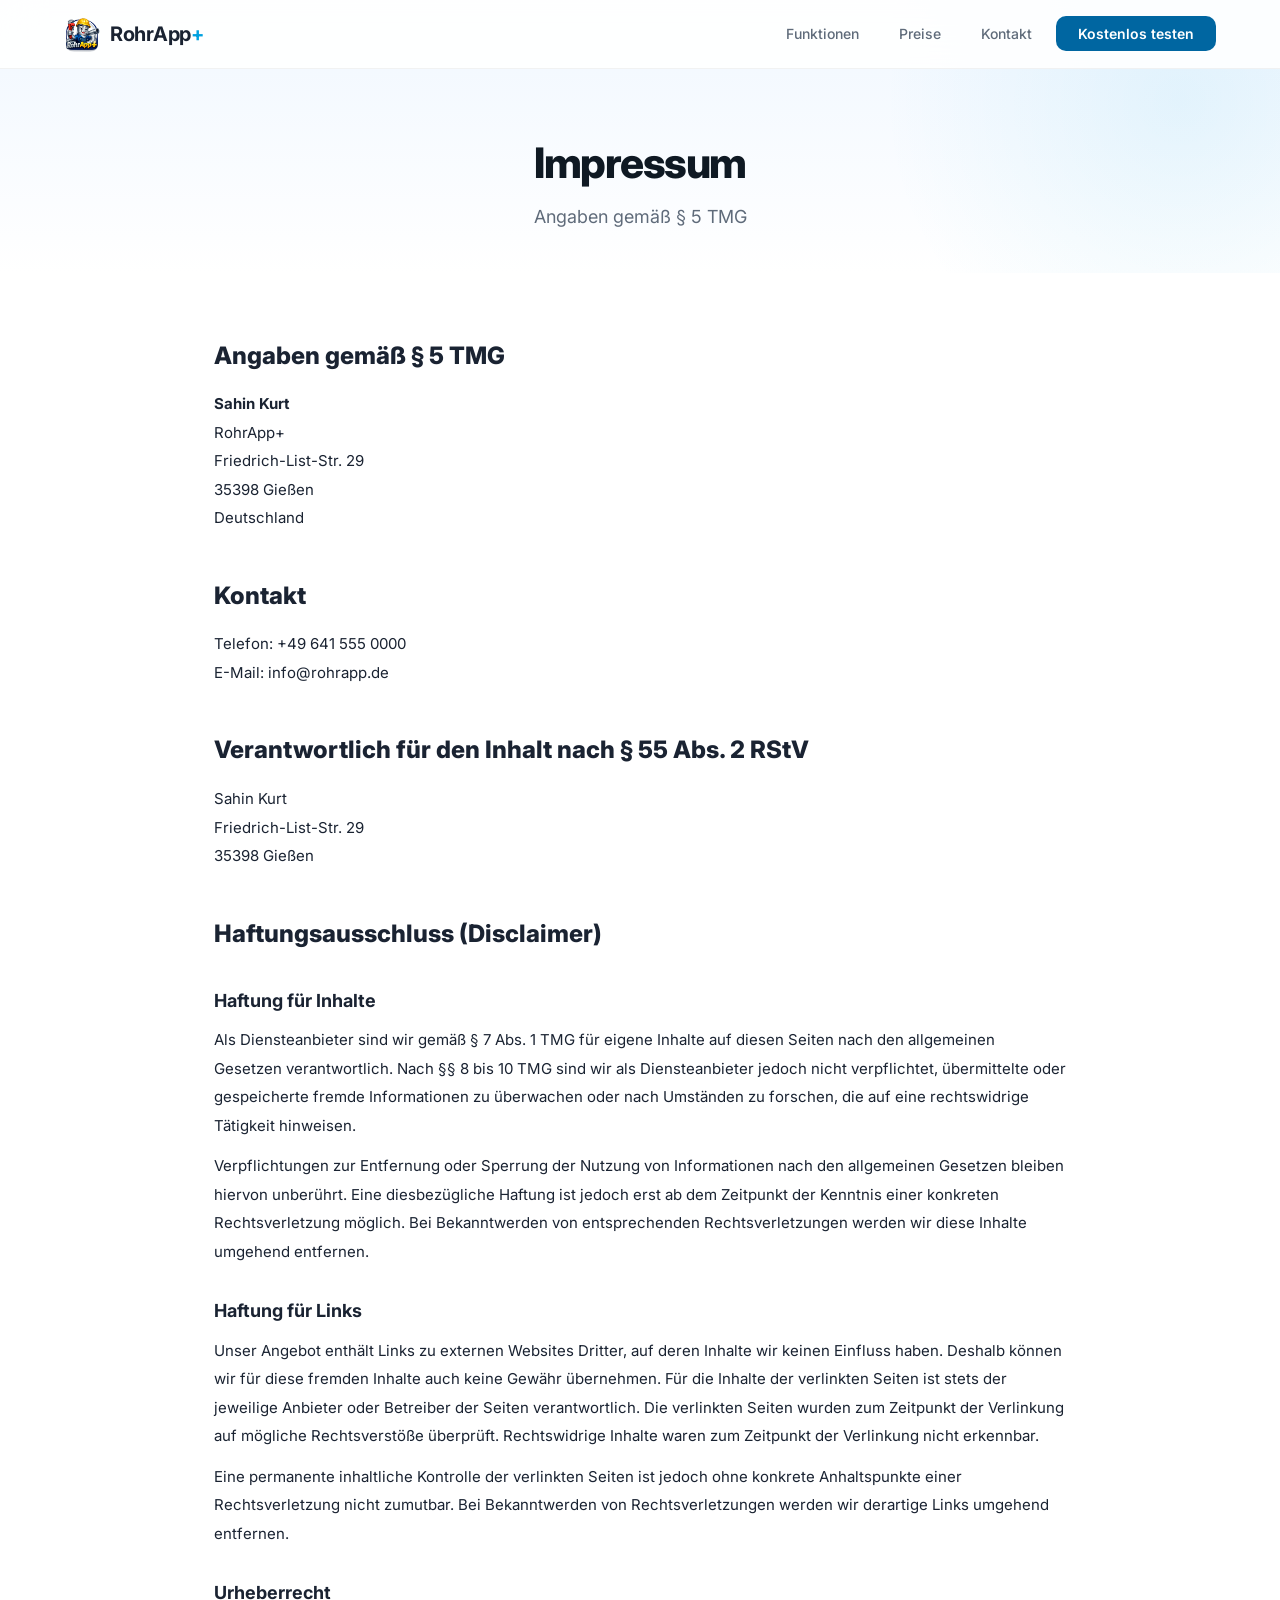
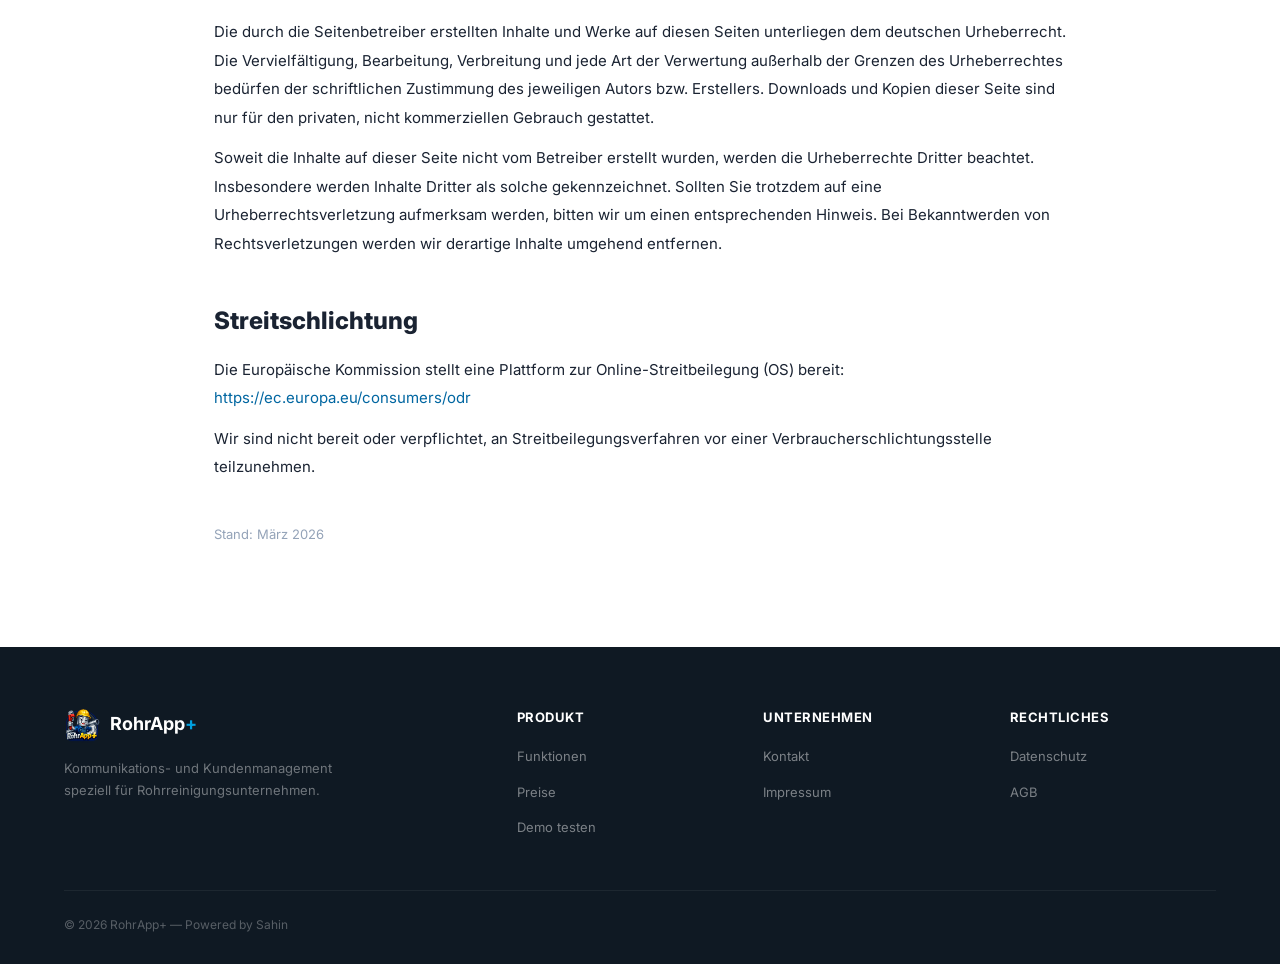
<file: impressum.html>
<!DOCTYPE html>
<html lang="de">
<head>
    <meta charset="UTF-8">
    <meta name="viewport" content="width=device-width, initial-scale=1.0">
    <title>Impressum | RohrApp+</title>
    <meta name="description" content="Impressum von RohrApp+. Angaben gemäß § 5 TMG.">
    <link rel="icon" type="image/png" href="appicon.png">
    <link rel="preconnect" href="https://fonts.googleapis.com">
    <link rel="preconnect" href="https://fonts.gstatic.com" crossorigin>
    <link href="https://fonts.googleapis.com/css2?family=Inter:wght@400;500;600;700;800&display=swap" rel="stylesheet">
    <link rel="stylesheet" href="assets/css/style.css">
</head>
<body>

<nav class="nav" id="nav">
    <div class="container nav-inner">
        <a href="index.html" class="nav-logo">
            <img src="appicon.png" alt="RohrApp+">
            <span class="nav-logo-text">RohrApp<span>+</span></span>
        </a>
        <ul class="nav-links">
            <li><a href="funktionen.html">Funktionen</a></li>
            <li><a href="preise.html">Preise</a></li>
            <li><a href="kontakt.html">Kontakt</a></li>
            <li><a href="admin/index.php" class="nav-cta">Kostenlos testen</a></li>
        </ul>
        <button class="nav-mobile" onclick="document.getElementById('mobileMenu').classList.toggle('show')">
            <svg width="24" height="24" viewBox="0 0 24 24" fill="none" stroke="currentColor" stroke-width="2"><path d="M3 12h18M3 6h18M3 18h18"/></svg>
        </button>
    </div>
    <div class="mobile-menu" id="mobileMenu">
        <a href="funktionen.html">Funktionen</a>
        <a href="preise.html">Preise</a>
        <a href="kontakt.html">Kontakt</a>
        <a href="admin/index.php">Kostenlos testen</a>
    </div>
</nav>

<!-- HERO MINI -->
<section class="hero" style="padding-bottom: 40px;">
    <div class="container" style="text-align: center;">
        <h1 style="font-size: 42px; max-width: 500px; margin: 0 auto 16px;">Impressum</h1>
        <p class="hero-desc" style="margin: 0 auto; text-align: center;">Angaben gemäß § 5 TMG</p>
    </div>
</section>

<!-- CONTENT -->
<section class="section" style="padding-top: 20px;">
    <div class="container-sm">
        <div style="font-size: 15px; color: var(--text); line-height: 1.9;">

            <h2 style="font-size: 24px; font-weight: 800; margin-bottom: 12px; margin-top: 40px;">Angaben gemäß § 5 TMG</h2>
            <p>
                <strong>Sahin Kurt</strong><br>
                RohrApp+<br>
                Friedrich-List-Str. 29<br>
                35398 Gießen<br>
                Deutschland
            </p>

            <h2 style="font-size: 24px; font-weight: 800; margin-bottom: 12px; margin-top: 40px;">Kontakt</h2>
            <p>
                Telefon: +49 641 555 0000<br>
                E-Mail: info@rohrapp.de
            </p>

            <h2 style="font-size: 24px; font-weight: 800; margin-bottom: 12px; margin-top: 40px;">Verantwortlich für den Inhalt nach § 55 Abs. 2 RStV</h2>
            <p>
                Sahin Kurt<br>
                Friedrich-List-Str. 29<br>
                35398 Gießen
            </p>

            <h2 style="font-size: 24px; font-weight: 800; margin-bottom: 12px; margin-top: 40px;">Haftungsausschluss (Disclaimer)</h2>

            <h3 style="font-size: 18px; font-weight: 700; margin-bottom: 8px; margin-top: 28px;">Haftung für Inhalte</h3>
            <p>Als Diensteanbieter sind wir gemäß § 7 Abs. 1 TMG für eigene Inhalte auf diesen Seiten nach den allgemeinen Gesetzen verantwortlich. Nach §§ 8 bis 10 TMG sind wir als Diensteanbieter jedoch nicht verpflichtet, übermittelte oder gespeicherte fremde Informationen zu überwachen oder nach Umständen zu forschen, die auf eine rechtswidrige Tätigkeit hinweisen.</p>
            <p style="margin-top: 12px;">Verpflichtungen zur Entfernung oder Sperrung der Nutzung von Informationen nach den allgemeinen Gesetzen bleiben hiervon unberührt. Eine diesbezügliche Haftung ist jedoch erst ab dem Zeitpunkt der Kenntnis einer konkreten Rechtsverletzung möglich. Bei Bekanntwerden von entsprechenden Rechtsverletzungen werden wir diese Inhalte umgehend entfernen.</p>

            <h3 style="font-size: 18px; font-weight: 700; margin-bottom: 8px; margin-top: 28px;">Haftung für Links</h3>
            <p>Unser Angebot enthält Links zu externen Websites Dritter, auf deren Inhalte wir keinen Einfluss haben. Deshalb können wir für diese fremden Inhalte auch keine Gewähr übernehmen. Für die Inhalte der verlinkten Seiten ist stets der jeweilige Anbieter oder Betreiber der Seiten verantwortlich. Die verlinkten Seiten wurden zum Zeitpunkt der Verlinkung auf mögliche Rechtsverstöße überprüft. Rechtswidrige Inhalte waren zum Zeitpunkt der Verlinkung nicht erkennbar.</p>
            <p style="margin-top: 12px;">Eine permanente inhaltliche Kontrolle der verlinkten Seiten ist jedoch ohne konkrete Anhaltspunkte einer Rechtsverletzung nicht zumutbar. Bei Bekanntwerden von Rechtsverletzungen werden wir derartige Links umgehend entfernen.</p>

            <h3 style="font-size: 18px; font-weight: 700; margin-bottom: 8px; margin-top: 28px;">Urheberrecht</h3>
            <p>Die durch die Seitenbetreiber erstellten Inhalte und Werke auf diesen Seiten unterliegen dem deutschen Urheberrecht. Die Vervielfältigung, Bearbeitung, Verbreitung und jede Art der Verwertung außerhalb der Grenzen des Urheberrechtes bedürfen der schriftlichen Zustimmung des jeweiligen Autors bzw. Erstellers. Downloads und Kopien dieser Seite sind nur für den privaten, nicht kommerziellen Gebrauch gestattet.</p>
            <p style="margin-top: 12px;">Soweit die Inhalte auf dieser Seite nicht vom Betreiber erstellt wurden, werden die Urheberrechte Dritter beachtet. Insbesondere werden Inhalte Dritter als solche gekennzeichnet. Sollten Sie trotzdem auf eine Urheberrechtsverletzung aufmerksam werden, bitten wir um einen entsprechenden Hinweis. Bei Bekanntwerden von Rechtsverletzungen werden wir derartige Inhalte umgehend entfernen.</p>

            <h2 style="font-size: 24px; font-weight: 800; margin-bottom: 12px; margin-top: 40px;">Streitschlichtung</h2>
            <p>Die Europäische Kommission stellt eine Plattform zur Online-Streitbeilegung (OS) bereit: <a href="https://ec.europa.eu/consumers/odr" target="_blank" rel="noopener">https://ec.europa.eu/consumers/odr</a></p>
            <p style="margin-top: 12px;">Wir sind nicht bereit oder verpflichtet, an Streitbeilegungsverfahren vor einer Verbraucherschlichtungsstelle teilzunehmen.</p>

            <p style="margin-top: 40px; color: var(--text-muted); font-size: 13px;">Stand: März 2026</p>
        </div>
    </div>
</section>

<!-- FOOTER -->
<footer class="footer">
    <div class="container">
        <div class="footer-grid">
            <div class="footer-brand">
                <div class="footer-brand-logo">
                    <img src="appicon.png" alt="">
                    <span>RohrApp<em>+</em></span>
                </div>
                <p class="footer-brand-desc">Kommunikations- und Kundenmanagement speziell für Rohrreinigungsunternehmen.</p>
            </div>
            <div>
                <div class="footer-col-title">Produkt</div>
                <ul class="footer-links">
                    <li><a href="funktionen.html">Funktionen</a></li>
                    <li><a href="preise.html">Preise</a></li>
                    <li><a href="admin/index.php">Demo testen</a></li>
                </ul>
            </div>
            <div>
                <div class="footer-col-title">Unternehmen</div>
                <ul class="footer-links">
                    <li><a href="kontakt.html">Kontakt</a></li>
                    <li><a href="impressum.html">Impressum</a></li>
                </ul>
            </div>
            <div>
                <div class="footer-col-title">Rechtliches</div>
                <ul class="footer-links">
                    <li><a href="datenschutz.html">Datenschutz</a></li>
                    <li><a href="agb.html">AGB</a></li>
                </ul>
            </div>
        </div>
        <div class="footer-bottom">
            <span class="footer-copy">&copy; 2026 RohrApp+ &mdash; Powered by Sahin</span>
        </div>
    </div>
</footer>

<script>
// Nav scroll
window.addEventListener('scroll', function() {
    document.getElementById('nav').classList.toggle('scrolled', window.scrollY > 20);
});
// Fade-up animation
var observer = new IntersectionObserver(function(entries) {
    entries.forEach(function(e) { if (e.isIntersecting) e.target.classList.add('visible'); });
}, { threshold: 0.1 });
document.querySelectorAll('.fade-up').forEach(function(el) { observer.observe(el); });
</script>

</body>
</html>
</file>
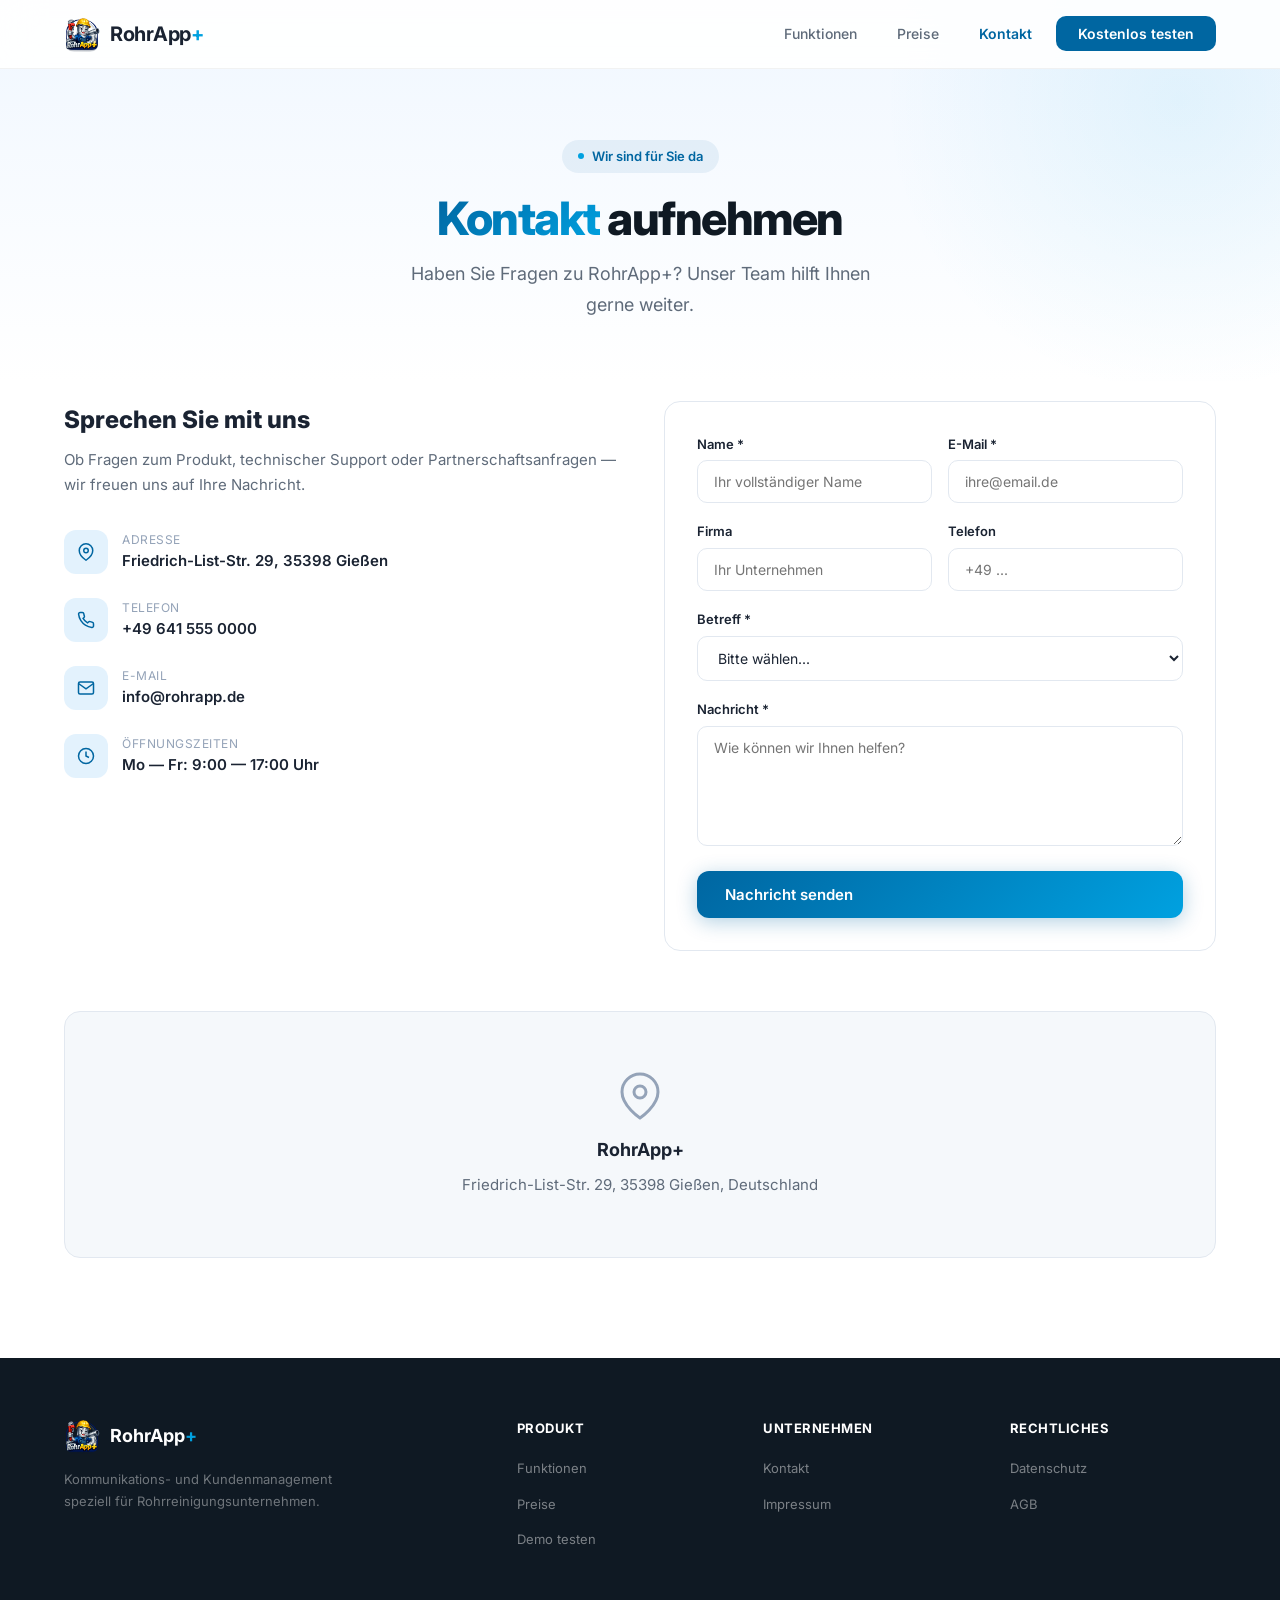
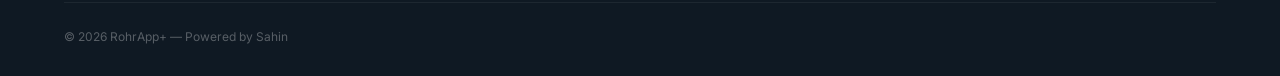
<file: kontakt.html>
<!DOCTYPE html>
<html lang="de">
<head>
    <meta charset="UTF-8">
    <meta name="viewport" content="width=device-width, initial-scale=1.0">
    <title>Kontakt | RohrApp+</title>
    <meta name="description" content="Kontaktieren Sie das RohrApp+ Team. Wir helfen Ihnen gerne weiter.">
    <link rel="icon" type="image/png" href="appicon.png">
    <link rel="preconnect" href="https://fonts.googleapis.com">
    <link rel="preconnect" href="https://fonts.gstatic.com" crossorigin>
    <link href="https://fonts.googleapis.com/css2?family=Inter:wght@400;500;600;700;800&display=swap" rel="stylesheet">
    <link rel="stylesheet" href="assets/css/style.css">
</head>
<body>

<nav class="nav" id="nav">
    <div class="container nav-inner">
        <a href="index.html" class="nav-logo">
            <img src="appicon.png" alt="RohrApp+">
            <span class="nav-logo-text">RohrApp<span>+</span></span>
        </a>
        <ul class="nav-links">
            <li><a href="funktionen.html">Funktionen</a></li>
            <li><a href="preise.html">Preise</a></li>
            <li><a href="kontakt.html" class="active">Kontakt</a></li>
            <li><a href="admin/index.php" class="nav-cta">Kostenlos testen</a></li>
        </ul>
        <button class="nav-mobile" onclick="document.getElementById('mobileMenu').classList.toggle('show')">
            <svg width="24" height="24" viewBox="0 0 24 24" fill="none" stroke="currentColor" stroke-width="2"><path d="M3 12h18M3 6h18M3 18h18"/></svg>
        </button>
    </div>
    <div class="mobile-menu" id="mobileMenu">
        <a href="funktionen.html">Funktionen</a>
        <a href="preise.html">Preise</a>
        <a href="kontakt.html">Kontakt</a>
        <a href="admin/index.php">Kostenlos testen</a>
    </div>
</nav>

<!-- HERO MINI -->
<section class="hero" style="padding-bottom: 60px;">
    <div class="container" style="text-align: center;">
        <div class="hero-badge" style="margin: 0 auto 20px;"><span class="dot"></span> Wir sind für Sie da</div>
        <h1 style="font-size: 46px; max-width: 500px; margin: 0 auto 16px;"><span class="gradient">Kontakt</span> aufnehmen</h1>
        <p class="hero-desc" style="margin: 0 auto; text-align: center;">Haben Sie Fragen zu RohrApp+? Unser Team hilft Ihnen gerne weiter.</p>
    </div>
</section>

<!-- CONTACT -->
<section class="section" style="padding-top: 20px;">
    <div class="container">
        <div class="contact-grid fade-up">
            <!-- Left: Contact Info -->
            <div>
                <h2 style="font-size: 24px; font-weight: 800; margin-bottom: 8px;">Sprechen Sie mit uns</h2>
                <p style="font-size: 15px; color: var(--text-light); margin-bottom: 32px; line-height: 1.7;">Ob Fragen zum Produkt, technischer Support oder Partnerschaftsanfragen — wir freuen uns auf Ihre Nachricht.</p>

                <div class="contact-info-item">
                    <div class="contact-info-icon">
                        <svg width="18" height="18" viewBox="0 0 24 24" fill="none" stroke="currentColor" stroke-width="2"><path d="M21 10c0 7-9 13-9 13s-9-6-9-13a9 9 0 0 1 18 0z"/><circle cx="12" cy="10" r="3"/></svg>
                    </div>
                    <div>
                        <div class="contact-info-label">Adresse</div>
                        <div class="contact-info-value">Friedrich-List-Str. 29, 35398 Gießen</div>
                    </div>
                </div>

                <div class="contact-info-item">
                    <div class="contact-info-icon">
                        <svg width="18" height="18" viewBox="0 0 24 24" fill="none" stroke="currentColor" stroke-width="2"><path d="M22 16.92v3a2 2 0 0 1-2.18 2 19.79 19.79 0 0 1-8.63-3.07 19.5 19.5 0 0 1-6-6 19.79 19.79 0 0 1-3.07-8.67A2 2 0 0 1 4.11 2h3a2 2 0 0 1 2 1.72c.127.96.361 1.903.7 2.81a2 2 0 0 1-.45 2.11L8.09 9.91a16 16 0 0 0 6 6l1.27-1.27a2 2 0 0 1 2.11-.45c.907.339 1.85.573 2.81.7A2 2 0 0 1 22 16.92z"/></svg>
                    </div>
                    <div>
                        <div class="contact-info-label">Telefon</div>
                        <div class="contact-info-value">+49 641 555 0000</div>
                    </div>
                </div>

                <div class="contact-info-item">
                    <div class="contact-info-icon">
                        <svg width="18" height="18" viewBox="0 0 24 24" fill="none" stroke="currentColor" stroke-width="2"><path d="M4 4h16c1.1 0 2 .9 2 2v12c0 1.1-.9 2-2 2H4c-1.1 0-2-.9-2-2V6c0-1.1.9-2 2-2z"/><polyline points="22,6 12,13 2,6"/></svg>
                    </div>
                    <div>
                        <div class="contact-info-label">E-Mail</div>
                        <div class="contact-info-value">info@rohrapp.de</div>
                    </div>
                </div>

                <div class="contact-info-item">
                    <div class="contact-info-icon">
                        <svg width="18" height="18" viewBox="0 0 24 24" fill="none" stroke="currentColor" stroke-width="2"><circle cx="12" cy="12" r="10"/><polyline points="12 6 12 12 16 14"/></svg>
                    </div>
                    <div>
                        <div class="contact-info-label">Öffnungszeiten</div>
                        <div class="contact-info-value">Mo — Fr: 9:00 — 17:00 Uhr</div>
                    </div>
                </div>
            </div>

            <!-- Right: Contact Form -->
            <div>
                <form action="#" method="post" style="background: #fff; border: 1px solid var(--border); border-radius: var(--radius-lg); padding: 32px;">
                    <div class="form-row">
                        <div class="form-group">
                            <label class="form-label" for="name">Name *</label>
                            <input type="text" id="name" name="name" class="form-input" placeholder="Ihr vollständiger Name" required>
                        </div>
                        <div class="form-group">
                            <label class="form-label" for="email">E-Mail *</label>
                            <input type="email" id="email" name="email" class="form-input" placeholder="ihre@email.de" required>
                        </div>
                    </div>
                    <div class="form-row">
                        <div class="form-group">
                            <label class="form-label" for="firma">Firma</label>
                            <input type="text" id="firma" name="firma" class="form-input" placeholder="Ihr Unternehmen">
                        </div>
                        <div class="form-group">
                            <label class="form-label" for="telefon">Telefon</label>
                            <input type="tel" id="telefon" name="telefon" class="form-input" placeholder="+49 ...">
                        </div>
                    </div>
                    <div class="form-group">
                        <label class="form-label" for="betreff">Betreff *</label>
                        <select id="betreff" name="betreff" class="form-input form-select" required>
                            <option value="">Bitte wählen...</option>
                            <option value="allgemein">Allgemeine Anfrage</option>
                            <option value="demo">Demo anfordern</option>
                            <option value="support">Technischer Support</option>
                            <option value="vertrieb">Vertrieb &amp; Preise</option>
                            <option value="partnerschaft">Partnerschaft</option>
                            <option value="sonstiges">Sonstiges</option>
                        </select>
                    </div>
                    <div class="form-group">
                        <label class="form-label" for="nachricht">Nachricht *</label>
                        <textarea id="nachricht" name="nachricht" class="form-textarea" placeholder="Wie können wir Ihnen helfen?" required></textarea>
                    </div>
                    <button type="submit" class="btn btn-primary" style="width: 100%;">Nachricht senden</button>
                </form>
            </div>
        </div>

        <!-- Map placeholder -->
        <div class="fade-up" style="margin-top: 60px;">
            <div style="background: var(--bg-alt); border: 1px solid var(--border); border-radius: var(--radius-lg); padding: 60px 24px; text-align: center;">
                <svg width="48" height="48" viewBox="0 0 24 24" fill="none" stroke="var(--text-muted)" stroke-width="1.5" style="margin: 0 auto 16px; display: block;"><path d="M21 10c0 7-9 13-9 13s-9-6-9-13a9 9 0 0 1 18 0z"/><circle cx="12" cy="10" r="3"/></svg>
                <div style="font-size: 18px; font-weight: 700; margin-bottom: 8px;">RohrApp+</div>
                <div style="font-size: 15px; color: var(--text-light);">Friedrich-List-Str. 29, 35398 Gießen, Deutschland</div>
            </div>
        </div>
    </div>
</section>

<!-- FOOTER -->
<footer class="footer">
    <div class="container">
        <div class="footer-grid">
            <div class="footer-brand">
                <div class="footer-brand-logo">
                    <img src="appicon.png" alt="">
                    <span>RohrApp<em>+</em></span>
                </div>
                <p class="footer-brand-desc">Kommunikations- und Kundenmanagement speziell für Rohrreinigungsunternehmen.</p>
            </div>
            <div>
                <div class="footer-col-title">Produkt</div>
                <ul class="footer-links">
                    <li><a href="funktionen.html">Funktionen</a></li>
                    <li><a href="preise.html">Preise</a></li>
                    <li><a href="admin/index.php">Demo testen</a></li>
                </ul>
            </div>
            <div>
                <div class="footer-col-title">Unternehmen</div>
                <ul class="footer-links">
                    <li><a href="kontakt.html">Kontakt</a></li>
                    <li><a href="impressum.html">Impressum</a></li>
                </ul>
            </div>
            <div>
                <div class="footer-col-title">Rechtliches</div>
                <ul class="footer-links">
                    <li><a href="datenschutz.html">Datenschutz</a></li>
                    <li><a href="agb.html">AGB</a></li>
                </ul>
            </div>
        </div>
        <div class="footer-bottom">
            <span class="footer-copy">&copy; 2026 RohrApp+ &mdash; Powered by Sahin</span>
        </div>
    </div>
</footer>

<script>
// Nav scroll
window.addEventListener('scroll', function() {
    document.getElementById('nav').classList.toggle('scrolled', window.scrollY > 20);
});
// Fade-up animation
var observer = new IntersectionObserver(function(entries) {
    entries.forEach(function(e) { if (e.isIntersecting) e.target.classList.add('visible'); });
}, { threshold: 0.1 });
document.querySelectorAll('.fade-up').forEach(function(el) { observer.observe(el); });
</script>

</body>
</html>
</file>
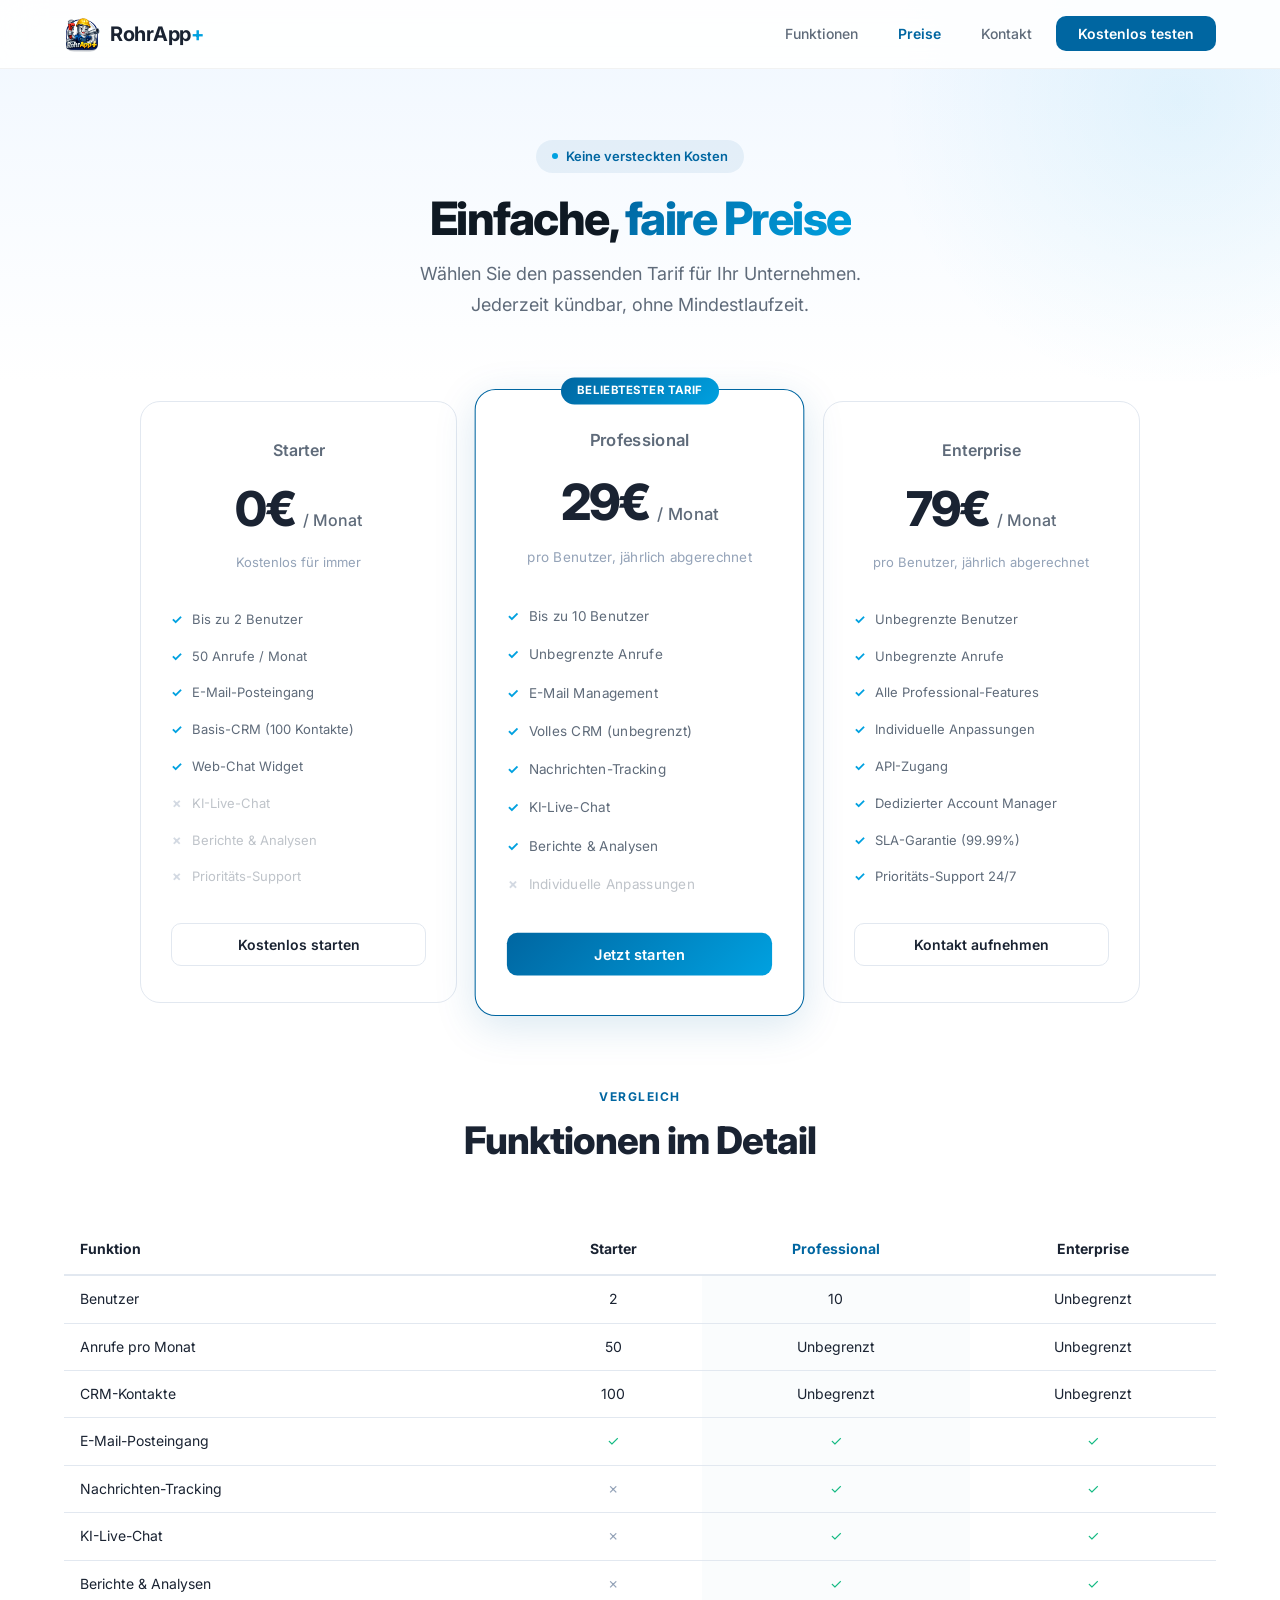
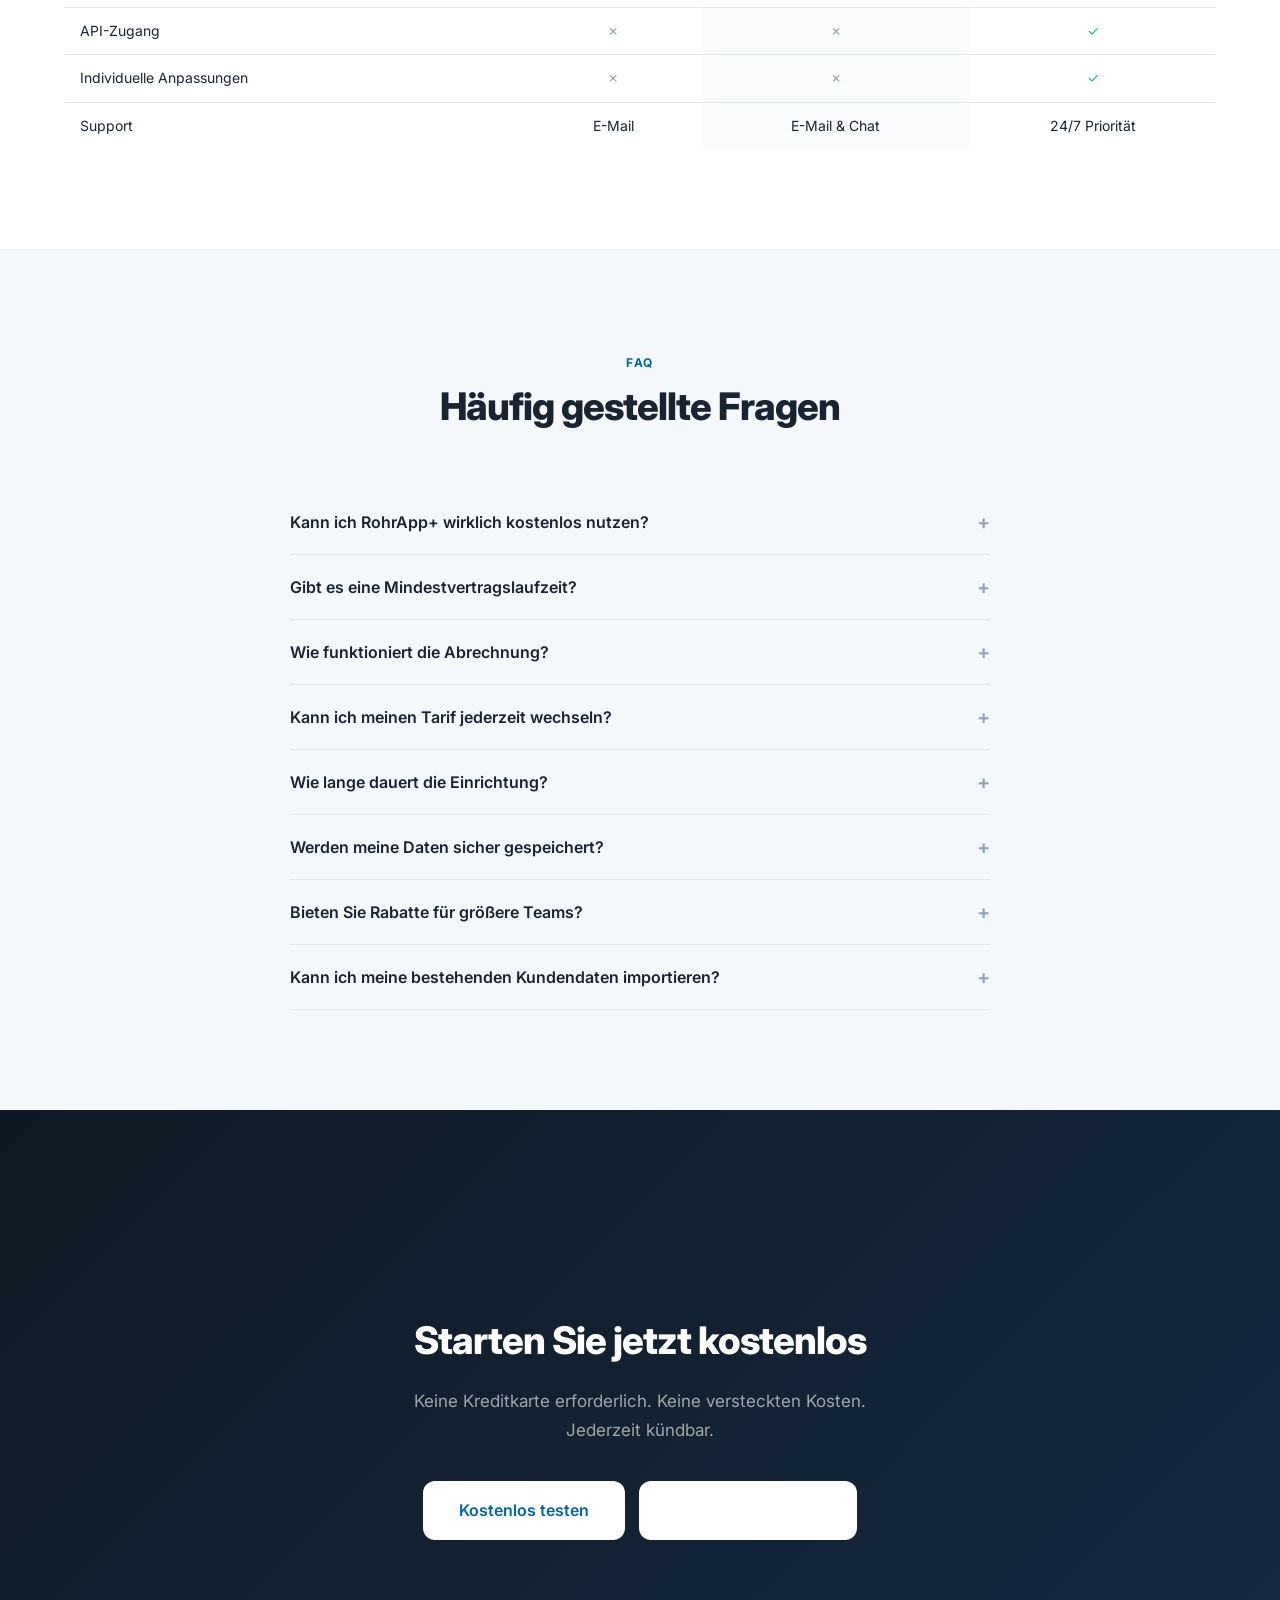
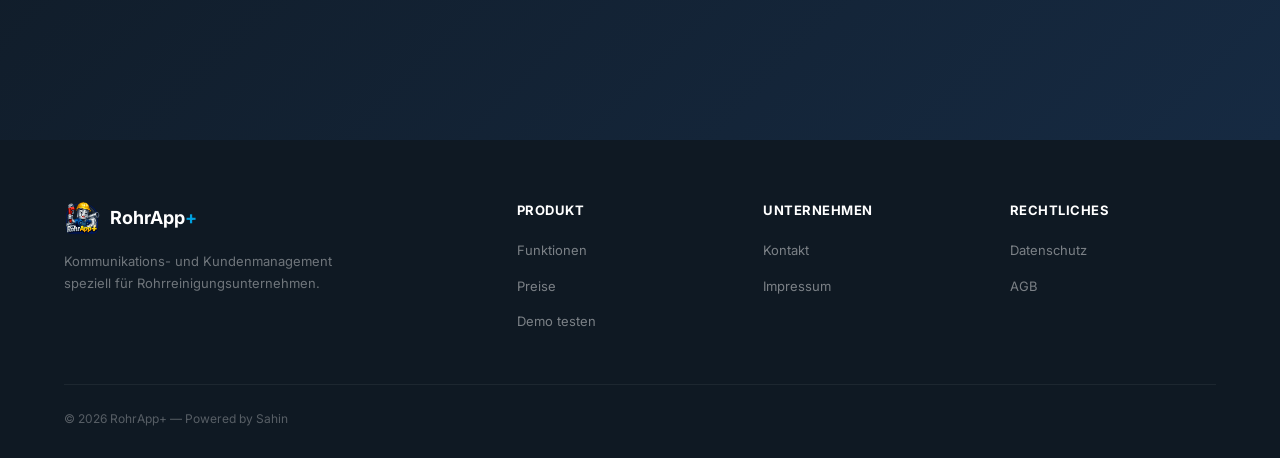
<file: preise.html>
<!DOCTYPE html>
<html lang="de">
<head>
    <meta charset="UTF-8">
    <meta name="viewport" content="width=device-width, initial-scale=1.0">
    <title>Preise | RohrApp+</title>
    <meta name="description" content="Einfache, faire Preise für RohrApp+. Starter kostenlos, Professional ab 29 EUR/Monat.">
    <link rel="icon" type="image/png" href="appicon.png">
    <link rel="preconnect" href="https://fonts.googleapis.com">
    <link rel="preconnect" href="https://fonts.gstatic.com" crossorigin>
    <link href="https://fonts.googleapis.com/css2?family=Inter:wght@400;500;600;700;800&display=swap" rel="stylesheet">
    <link rel="stylesheet" href="assets/css/style.css">
</head>
<body>

<nav class="nav" id="nav">
    <div class="container nav-inner">
        <a href="index.html" class="nav-logo">
            <img src="appicon.png" alt="RohrApp+">
            <span class="nav-logo-text">RohrApp<span>+</span></span>
        </a>
        <ul class="nav-links">
            <li><a href="funktionen.html">Funktionen</a></li>
            <li><a href="preise.html" class="active">Preise</a></li>
            <li><a href="kontakt.html">Kontakt</a></li>
            <li><a href="admin/index.php" class="nav-cta">Kostenlos testen</a></li>
        </ul>
        <button class="nav-mobile" onclick="document.getElementById('mobileMenu').classList.toggle('show')">
            <svg width="24" height="24" viewBox="0 0 24 24" fill="none" stroke="currentColor" stroke-width="2"><path d="M3 12h18M3 6h18M3 18h18"/></svg>
        </button>
    </div>
    <div class="mobile-menu" id="mobileMenu">
        <a href="funktionen.html">Funktionen</a>
        <a href="preise.html">Preise</a>
        <a href="kontakt.html">Kontakt</a>
        <a href="admin/index.php">Kostenlos testen</a>
    </div>
</nav>

<!-- HERO MINI -->
<section class="hero" style="padding-bottom: 60px;">
    <div class="container" style="text-align: center;">
        <div class="hero-badge" style="margin: 0 auto 20px;"><span class="dot"></span> Keine versteckten Kosten</div>
        <h1 style="font-size: 46px; max-width: 500px; margin: 0 auto 16px;">Einfache, <span class="gradient">faire Preise</span></h1>
        <p class="hero-desc" style="margin: 0 auto; text-align: center;">Wählen Sie den passenden Tarif für Ihr Unternehmen. Jederzeit kündbar, ohne Mindestlaufzeit.</p>
    </div>
</section>

<!-- PRICING CARDS -->
<section class="section" style="padding-top: 20px;">
    <div class="container">
        <div class="pricing-grid fade-up">
            <!-- Starter -->
            <div class="price-card">
                <div class="price-name">Starter</div>
                <div class="price-amount">0&euro; <span>/ Monat</span></div>
                <div class="price-period">Kostenlos für immer</div>
                <ul class="price-features">
                    <li>Bis zu 2 Benutzer</li>
                    <li>50 Anrufe / Monat</li>
                    <li>E-Mail-Posteingang</li>
                    <li>Basis-CRM (100 Kontakte)</li>
                    <li>Web-Chat Widget</li>
                    <li class="disabled">KI-Live-Chat</li>
                    <li class="disabled">Berichte &amp; Analysen</li>
                    <li class="disabled">Prioritäts-Support</li>
                </ul>
                <button class="price-btn" onclick="location.href='../index.php'">Kostenlos starten</button>
            </div>

            <!-- Professional -->
            <div class="price-card popular">
                <div class="price-popular-tag">Beliebtester Tarif</div>
                <div class="price-name">Professional</div>
                <div class="price-amount">29&euro; <span>/ Monat</span></div>
                <div class="price-period">pro Benutzer, jährlich abgerechnet</div>
                <ul class="price-features">
                    <li>Bis zu 10 Benutzer</li>
                    <li>Unbegrenzte Anrufe</li>
                    <li>E-Mail Management</li>
                    <li>Volles CRM (unbegrenzt)</li>
                    <li>Nachrichten-Tracking</li>
                    <li>KI-Live-Chat</li>
                    <li>Berichte &amp; Analysen</li>
                    <li class="disabled">Individuelle Anpassungen</li>
                </ul>
                <button class="price-btn" onclick="location.href='../index.php'">Jetzt starten</button>
            </div>

            <!-- Enterprise -->
            <div class="price-card">
                <div class="price-name">Enterprise</div>
                <div class="price-amount">79&euro; <span>/ Monat</span></div>
                <div class="price-period">pro Benutzer, jährlich abgerechnet</div>
                <ul class="price-features">
                    <li>Unbegrenzte Benutzer</li>
                    <li>Unbegrenzte Anrufe</li>
                    <li>Alle Professional-Features</li>
                    <li>Individuelle Anpassungen</li>
                    <li>API-Zugang</li>
                    <li>Dedizierter Account Manager</li>
                    <li>SLA-Garantie (99.99%)</li>
                    <li>Prioritäts-Support 24/7</li>
                </ul>
                <button class="price-btn" onclick="location.href='kontakt.html'">Kontakt aufnehmen</button>
            </div>
        </div>

        <!-- FEATURE COMPARISON TABLE -->
        <div class="fade-up" style="margin-top: 80px;">
            <div class="section-header">
                <div class="section-tag">Vergleich</div>
                <h2 class="section-title">Funktionen im Detail</h2>
            </div>
            <div style="overflow-x: auto;">
                <table style="width: 100%; border-collapse: collapse; font-size: 14px; min-width: 600px;">
                    <thead>
                        <tr style="border-bottom: 2px solid var(--border);">
                            <th style="text-align: left; padding: 14px 16px; font-weight: 700; width: 40%;">Funktion</th>
                            <th style="text-align: center; padding: 14px 16px; font-weight: 700;">Starter</th>
                            <th style="text-align: center; padding: 14px 16px; font-weight: 700; color: var(--primary);">Professional</th>
                            <th style="text-align: center; padding: 14px 16px; font-weight: 700;">Enterprise</th>
                        </tr>
                    </thead>
                    <tbody>
                        <tr style="border-bottom: 1px solid var(--border);">
                            <td style="padding: 12px 16px;">Benutzer</td>
                            <td style="text-align: center; padding: 12px;">2</td>
                            <td style="text-align: center; padding: 12px; background: rgba(0,102,161,0.02);">10</td>
                            <td style="text-align: center; padding: 12px;">Unbegrenzt</td>
                        </tr>
                        <tr style="border-bottom: 1px solid var(--border);">
                            <td style="padding: 12px 16px;">Anrufe pro Monat</td>
                            <td style="text-align: center; padding: 12px;">50</td>
                            <td style="text-align: center; padding: 12px; background: rgba(0,102,161,0.02);">Unbegrenzt</td>
                            <td style="text-align: center; padding: 12px;">Unbegrenzt</td>
                        </tr>
                        <tr style="border-bottom: 1px solid var(--border);">
                            <td style="padding: 12px 16px;">CRM-Kontakte</td>
                            <td style="text-align: center; padding: 12px;">100</td>
                            <td style="text-align: center; padding: 12px; background: rgba(0,102,161,0.02);">Unbegrenzt</td>
                            <td style="text-align: center; padding: 12px;">Unbegrenzt</td>
                        </tr>
                        <tr style="border-bottom: 1px solid var(--border);">
                            <td style="padding: 12px 16px;">E-Mail-Posteingang</td>
                            <td style="text-align: center; padding: 12px; color: var(--success);">&#10003;</td>
                            <td style="text-align: center; padding: 12px; color: var(--success); background: rgba(0,102,161,0.02);">&#10003;</td>
                            <td style="text-align: center; padding: 12px; color: var(--success);">&#10003;</td>
                        </tr>
                        <tr style="border-bottom: 1px solid var(--border);">
                            <td style="padding: 12px 16px;">Nachrichten-Tracking</td>
                            <td style="text-align: center; padding: 12px; color: var(--text-muted);">&#10007;</td>
                            <td style="text-align: center; padding: 12px; color: var(--success); background: rgba(0,102,161,0.02);">&#10003;</td>
                            <td style="text-align: center; padding: 12px; color: var(--success);">&#10003;</td>
                        </tr>
                        <tr style="border-bottom: 1px solid var(--border);">
                            <td style="padding: 12px 16px;">KI-Live-Chat</td>
                            <td style="text-align: center; padding: 12px; color: var(--text-muted);">&#10007;</td>
                            <td style="text-align: center; padding: 12px; color: var(--success); background: rgba(0,102,161,0.02);">&#10003;</td>
                            <td style="text-align: center; padding: 12px; color: var(--success);">&#10003;</td>
                        </tr>
                        <tr style="border-bottom: 1px solid var(--border);">
                            <td style="padding: 12px 16px;">Berichte &amp; Analysen</td>
                            <td style="text-align: center; padding: 12px; color: var(--text-muted);">&#10007;</td>
                            <td style="text-align: center; padding: 12px; color: var(--success); background: rgba(0,102,161,0.02);">&#10003;</td>
                            <td style="text-align: center; padding: 12px; color: var(--success);">&#10003;</td>
                        </tr>
                        <tr style="border-bottom: 1px solid var(--border);">
                            <td style="padding: 12px 16px;">API-Zugang</td>
                            <td style="text-align: center; padding: 12px; color: var(--text-muted);">&#10007;</td>
                            <td style="text-align: center; padding: 12px; color: var(--text-muted); background: rgba(0,102,161,0.02);">&#10007;</td>
                            <td style="text-align: center; padding: 12px; color: var(--success);">&#10003;</td>
                        </tr>
                        <tr style="border-bottom: 1px solid var(--border);">
                            <td style="padding: 12px 16px;">Individuelle Anpassungen</td>
                            <td style="text-align: center; padding: 12px; color: var(--text-muted);">&#10007;</td>
                            <td style="text-align: center; padding: 12px; color: var(--text-muted); background: rgba(0,102,161,0.02);">&#10007;</td>
                            <td style="text-align: center; padding: 12px; color: var(--success);">&#10003;</td>
                        </tr>
                        <tr>
                            <td style="padding: 12px 16px;">Support</td>
                            <td style="text-align: center; padding: 12px;">E-Mail</td>
                            <td style="text-align: center; padding: 12px; background: rgba(0,102,161,0.02);">E-Mail &amp; Chat</td>
                            <td style="text-align: center; padding: 12px;">24/7 Priorität</td>
                        </tr>
                    </tbody>
                </table>
            </div>
        </div>
    </div>
</section>

<!-- FAQ -->
<section class="section section-alt">
    <div class="container">
        <div class="section-header fade-up">
            <div class="section-tag">FAQ</div>
            <h2 class="section-title">Häufig gestellte Fragen</h2>
        </div>
        <div class="faq-list fade-up">
            <div class="faq-item">
                <button class="faq-question" onclick="this.parentElement.classList.toggle('open')">
                    Kann ich RohrApp+ wirklich kostenlos nutzen?
                    <span class="faq-arrow">+</span>
                </button>
                <div class="faq-answer">Ja! Der Starter-Tarif ist dauerhaft kostenlos und beinhaltet alle Grundfunktionen. Sie können jederzeit auf einen kostenpflichtigen Tarif upgraden, wenn Sie mehr Funktionen oder Kapazitäten benötigen.</div>
            </div>
            <div class="faq-item">
                <button class="faq-question" onclick="this.parentElement.classList.toggle('open')">
                    Gibt es eine Mindestvertragslaufzeit?
                    <span class="faq-arrow">+</span>
                </button>
                <div class="faq-answer">Nein, alle Tarife sind monatlich kündbar. Bei jährlicher Zahlung erhalten Sie einen Rabatt, können aber auch hier jederzeit zum Ende der Laufzeit kündigen.</div>
            </div>
            <div class="faq-item">
                <button class="faq-question" onclick="this.parentElement.classList.toggle('open')">
                    Wie funktioniert die Abrechnung?
                    <span class="faq-arrow">+</span>
                </button>
                <div class="faq-answer">Die Abrechnung erfolgt pro Benutzer und Monat. Sie können zwischen monatlicher und jährlicher Zahlung wählen. Bei jährlicher Zahlung sparen Sie bis zu 20%. Bezahlung per Kreditkarte, SEPA-Lastschrift oder Rechnung möglich.</div>
            </div>
            <div class="faq-item">
                <button class="faq-question" onclick="this.parentElement.classList.toggle('open')">
                    Kann ich meinen Tarif jederzeit wechseln?
                    <span class="faq-arrow">+</span>
                </button>
                <div class="faq-answer">Ja, ein Upgrade ist jederzeit möglich und wird sofort aktiviert. Bei einem Downgrade wird die Änderung zum nächsten Abrechnungszeitraum wirksam. Ihre Daten bleiben in jedem Fall erhalten.</div>
            </div>
            <div class="faq-item">
                <button class="faq-question" onclick="this.parentElement.classList.toggle('open')">
                    Wie lange dauert die Einrichtung?
                    <span class="faq-arrow">+</span>
                </button>
                <div class="faq-answer">Die Grundeinrichtung dauert nur wenige Minuten. Konto erstellen, Mitarbeiter einladen, fertig. Für die vollständige Konfiguration (Vorlagen, KI-Chat-Training, CRM-Import) empfehlen wir etwa 1-2 Stunden. Unser Team hilft Ihnen gerne dabei.</div>
            </div>
            <div class="faq-item">
                <button class="faq-question" onclick="this.parentElement.classList.toggle('open')">
                    Werden meine Daten sicher gespeichert?
                    <span class="faq-arrow">+</span>
                </button>
                <div class="faq-answer">Absolut. Alle Daten werden verschlüsselt auf Servern in Deutschland gespeichert und sind DSGVO-konform. Wir führen tägliche Backups durch und garantieren eine Verfügbarkeit von 99.9%.</div>
            </div>
            <div class="faq-item">
                <button class="faq-question" onclick="this.parentElement.classList.toggle('open')">
                    Bieten Sie Rabatte für größere Teams?
                    <span class="faq-arrow">+</span>
                </button>
                <div class="faq-answer">Ja, ab 10 Benutzern bieten wir attraktive Mengenrabatte an. Kontaktieren Sie uns für ein individuelles Angebot, das auf die Größe Ihres Teams zugeschnitten ist.</div>
            </div>
            <div class="faq-item">
                <button class="faq-question" onclick="this.parentElement.classList.toggle('open')">
                    Kann ich meine bestehenden Kundendaten importieren?
                    <span class="faq-arrow">+</span>
                </button>
                <div class="faq-answer">Ja, Sie können Kundendaten ganz einfach per CSV-Datei importieren. Unser System erkennt automatisch die Spaltenstruktur und ordnet die Daten den richtigen Feldern zu. Bei Fragen hilft Ihnen unser Support-Team gerne weiter.</div>
            </div>
        </div>
    </div>
</section>

<!-- CTA -->
<section class="section section-dark">
    <div class="container">
        <div class="cta fade-up">
            <h2>Starten Sie jetzt kostenlos</h2>
            <p class="section-desc">Keine Kreditkarte erforderlich. Keine versteckten Kosten. Jederzeit kündbar.</p>
            <div class="hero-btns" style="justify-content: center;">
                <a href="admin/index.php" class="btn btn-white btn-lg">Kostenlos testen</a>
                <a href="kontakt.html" class="btn btn-secondary btn-lg" style="border-color: rgba(255,255,255,0.2); color: #fff;">Beratung anfragen</a>
            </div>
        </div>
    </div>
</section>

<!-- FOOTER -->
<footer class="footer">
    <div class="container">
        <div class="footer-grid">
            <div class="footer-brand">
                <div class="footer-brand-logo">
                    <img src="appicon.png" alt="">
                    <span>RohrApp<em>+</em></span>
                </div>
                <p class="footer-brand-desc">Kommunikations- und Kundenmanagement speziell für Rohrreinigungsunternehmen.</p>
            </div>
            <div>
                <div class="footer-col-title">Produkt</div>
                <ul class="footer-links">
                    <li><a href="funktionen.html">Funktionen</a></li>
                    <li><a href="preise.html">Preise</a></li>
                    <li><a href="admin/index.php">Demo testen</a></li>
                </ul>
            </div>
            <div>
                <div class="footer-col-title">Unternehmen</div>
                <ul class="footer-links">
                    <li><a href="kontakt.html">Kontakt</a></li>
                    <li><a href="impressum.html">Impressum</a></li>
                </ul>
            </div>
            <div>
                <div class="footer-col-title">Rechtliches</div>
                <ul class="footer-links">
                    <li><a href="datenschutz.html">Datenschutz</a></li>
                    <li><a href="agb.html">AGB</a></li>
                </ul>
            </div>
        </div>
        <div class="footer-bottom">
            <span class="footer-copy">&copy; 2026 RohrApp+ &mdash; Powered by Sahin</span>
        </div>
    </div>
</footer>

<script>
// Nav scroll
window.addEventListener('scroll', function() {
    document.getElementById('nav').classList.toggle('scrolled', window.scrollY > 20);
});
// Fade-up animation
var observer = new IntersectionObserver(function(entries) {
    entries.forEach(function(e) { if (e.isIntersecting) e.target.classList.add('visible'); });
}, { threshold: 0.1 });
document.querySelectorAll('.fade-up').forEach(function(el) { observer.observe(el); });
</script>

</body>
</html>
</file>
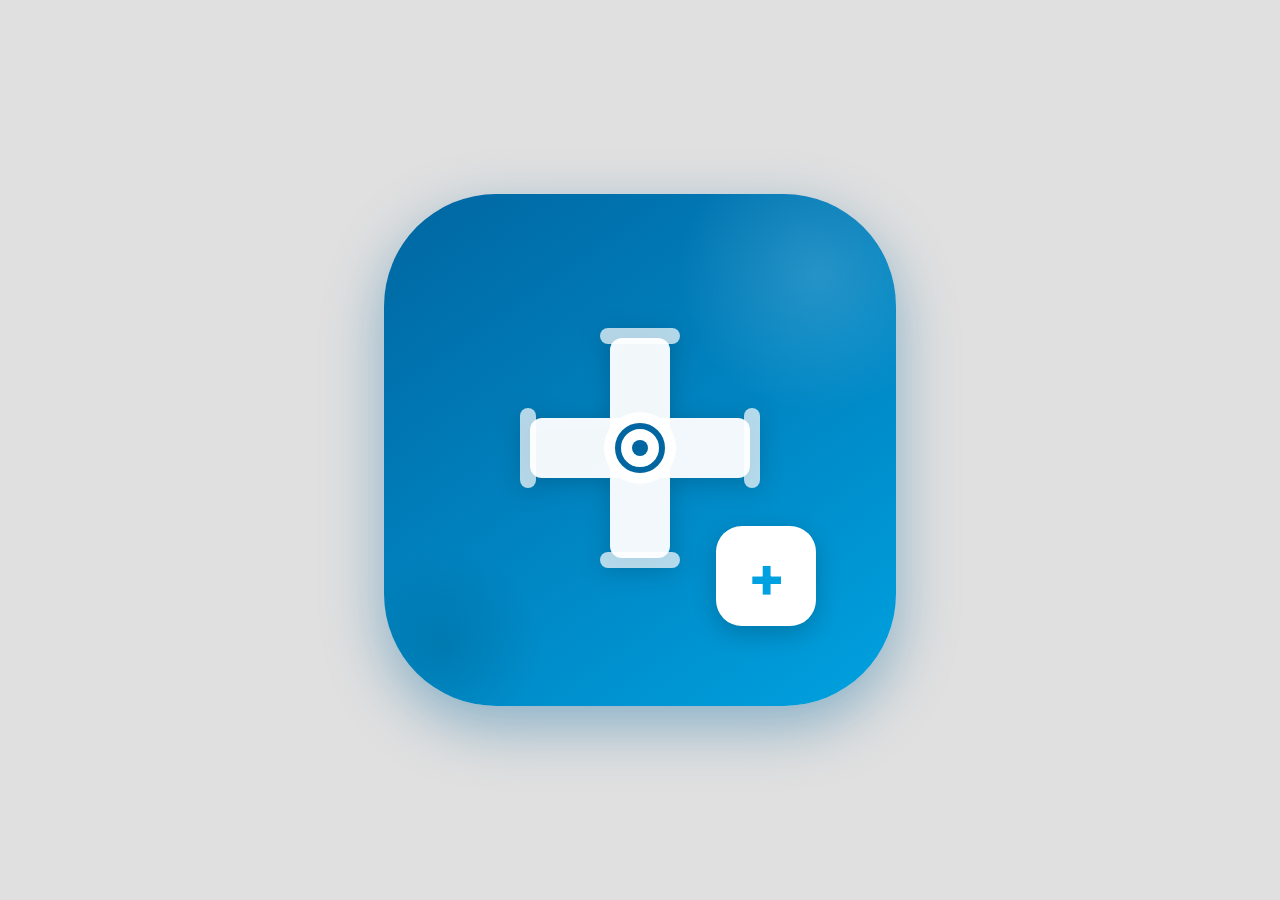
<file: assets/img/icon-render.html>
<!DOCTYPE html>
<html>
<head>
<meta charset="UTF-8">
<style>
* { margin: 0; padding: 0; }
body { display: flex; align-items: center; justify-content: center; min-height: 100vh; background: #e0e0e0; }
.icon {
    width: 512px;
    height: 512px;
    border-radius: 112px;
    background: linear-gradient(145deg, #0066a1, #00a1e0);
    display: flex;
    align-items: center;
    justify-content: center;
    position: relative;
    box-shadow: 0 20px 60px rgba(0,102,161,0.4);
    overflow: hidden;
}
.icon::before {
    content: '';
    position: absolute;
    top: -60px;
    right: -60px;
    width: 280px;
    height: 280px;
    background: radial-gradient(circle, rgba(255,255,255,0.15) 0%, transparent 70%);
    border-radius: 50%;
}
.icon::after {
    content: '';
    position: absolute;
    bottom: -40px;
    left: -40px;
    width: 200px;
    height: 200px;
    background: radial-gradient(circle, rgba(0,0,0,0.1) 0%, transparent 70%);
    border-radius: 50%;
}
.pipe {
    position: relative;
    z-index: 1;
}
/* Pipe wrench / tool symbol */
.pipe svg {
    filter: drop-shadow(0 4px 12px rgba(0,0,0,0.2));
}
.plus {
    position: absolute;
    bottom: 80px;
    right: 80px;
    width: 100px;
    height: 100px;
    background: #fff;
    border-radius: 26px;
    display: flex;
    align-items: center;
    justify-content: center;
    font-size: 56px;
    font-weight: 800;
    color: #00a1e0;
    font-family: 'Inter', sans-serif;
    box-shadow: 0 8px 24px rgba(0,0,0,0.2);
    z-index: 2;
}
</style>
<link href="https://fonts.googleapis.com/css2?family=Inter:wght@800&display=swap" rel="stylesheet">
</head>
<body>
<div class="icon">
    <div class="pipe">
        <svg width="280" height="280" viewBox="0 0 280 280" fill="none">
            <!-- Main pipe vertical -->
            <rect x="110" y="30" width="60" height="220" rx="12" fill="white" opacity="0.95"/>
            <!-- Pipe horizontal -->
            <rect x="30" y="110" width="220" height="60" rx="12" fill="white" opacity="0.95"/>
            <!-- Center circle -->
            <circle cx="140" cy="140" r="36" fill="white"/>
            <circle cx="140" cy="140" r="22" fill="none" stroke="#0066a1" stroke-width="6"/>
            <!-- Water drops -->
            <circle cx="140" cy="140" r="8" fill="#0066a1"/>
            <!-- Pipe joints -->
            <rect x="100" y="20" width="80" height="16" rx="8" fill="white" opacity="0.7"/>
            <rect x="100" y="244" width="80" height="16" rx="8" fill="white" opacity="0.7"/>
            <rect x="20" y="100" width="16" height="80" rx="8" fill="white" opacity="0.7"/>
            <rect x="244" y="100" width="16" height="80" rx="8" fill="white" opacity="0.7"/>
        </svg>
    </div>
    <div class="plus">+</div>
</div>
</body>
</html>
</file>
<file: assets/css/style.css>
/* ══════════════════════════════════════════════
   RohrApp+ Website — SaaS Landing Page
   ══════════════════════════════════════════════ */

:root {
    --primary: #0066a1;
    --primary-dark: #004d7a;
    --primary-light: #e3f2fd;
    --accent: #00a1e0;
    --accent-light: #b3e5fc;
    --dark: #0f1923;
    --dark-2: #162a42;
    --text: #1a2332;
    --text-light: #5f6b7a;
    --text-muted: #94a3b8;
    --bg: #ffffff;
    --bg-alt: #f5f8fb;
    --bg-dark: #f0f4f8;
    --border: #e2e8f0;
    --success: #10b981;
    --warning: #f59e0b;
    --danger: #ef4444;
    --info: #3b82f6;
    --purple: #8b5cf6;
    --radius: 10px;
    --radius-lg: 16px;
    --radius-xl: 20px;
    --shadow: 0 2px 8px rgba(0,0,0,0.06);
    --shadow-lg: 0 10px 30px rgba(0,0,0,0.08);
    --shadow-xl: 0 25px 60px rgba(0,0,0,0.12);
    --font: 'Inter', -apple-system, BlinkMacSystemFont, sans-serif;
    --font-mono: 'JetBrains Mono', monospace;
}

*, *::before, *::after { margin: 0; padding: 0; box-sizing: border-box; }
html { scroll-behavior: smooth; font-size: 16px; }
body { font-family: var(--font); color: var(--text); line-height: 1.6; overflow-x: hidden; background: var(--bg); }
a { color: var(--primary); text-decoration: none; transition: color 0.2s; }
a:hover { color: var(--primary-dark); }
img { max-width: 100%; display: block; }
.container { max-width: 1200px; margin: 0 auto; padding: 0 24px; }
.container-sm { max-width: 900px; margin: 0 auto; padding: 0 24px; }

/* ── NAV ── */
.nav {
    position: fixed; top: 0; left: 0; right: 0; z-index: 100;
    background: rgba(255,255,255,0.88);
    backdrop-filter: blur(20px); -webkit-backdrop-filter: blur(20px);
    border-bottom: 1px solid rgba(0,0,0,0.05);
    transition: all 0.3s;
}
.nav.scrolled { box-shadow: 0 4px 20px rgba(0,0,0,0.06); }
.nav-inner { display: flex; align-items: center; justify-content: space-between; height: 68px; }
.nav-logo { display: flex; align-items: center; gap: 10px; text-decoration: none; }
.nav-logo img { width: 36px; height: 36px; border-radius: 10px; }
.nav-logo-text { font-size: 20px; font-weight: 700; color: var(--text); letter-spacing: -0.3px; }
.nav-logo-text span { color: var(--accent); }

.nav-links { display: flex; align-items: center; gap: 8px; list-style: none; }
.nav-links a {
    font-size: 14px; font-weight: 500; color: var(--text-light); padding: 8px 16px;
    border-radius: var(--radius); transition: all 0.2s;
}
.nav-links a:hover { color: var(--primary); background: var(--primary-light); }
.nav-links a.active { color: var(--primary); font-weight: 600; }

.nav-cta {
    padding: 9px 22px !important; background: var(--primary) !important; color: #fff !important;
    border-radius: var(--radius) !important; font-weight: 600 !important;
}
.nav-cta:hover { background: var(--primary-dark) !important; transform: translateY(-1px); box-shadow: 0 4px 16px rgba(0,102,161,0.3); }

.nav-mobile { display: none; background: none; border: none; color: var(--text); cursor: pointer; padding: 8px; }

/* Mobile nav */
.mobile-menu {
    display: none; position: fixed; top: 68px; left: 0; right: 0; background: #fff;
    border-bottom: 1px solid var(--border); padding: 12px 24px; z-index: 99;
    flex-direction: column; gap: 4px;
    box-shadow: 0 10px 30px rgba(0,0,0,0.1);
}
.mobile-menu.show { display: flex; }
.mobile-menu a { padding: 12px 16px; border-radius: var(--radius); font-size: 15px; font-weight: 500; color: var(--text); }
.mobile-menu a:hover { background: var(--bg-alt); }

/* ── BUTTONS ── */
.btn {
    display: inline-flex; align-items: center; gap: 8px; padding: 14px 28px;
    border-radius: 12px; font-size: 15px; font-weight: 600; font-family: inherit;
    text-decoration: none; cursor: pointer; border: none; transition: all 0.25s;
    white-space: nowrap;
}
.btn-primary { background: linear-gradient(135deg, var(--primary), var(--accent)); color: #fff; box-shadow: 0 4px 20px rgba(0,102,161,0.3); }
.btn-primary:hover { transform: translateY(-2px); box-shadow: 0 8px 30px rgba(0,102,161,0.4); color: #fff; }
.btn-secondary { background: var(--bg); color: var(--text); border: 1px solid var(--border); }
.btn-secondary:hover { background: var(--bg-alt); border-color: var(--primary); color: var(--primary); }
.btn-white { background: #fff; color: var(--primary); }
.btn-white:hover { background: rgba(255,255,255,0.9); transform: translateY(-2px); }
.btn-lg { padding: 16px 36px; font-size: 16px; }
.btn-sm { padding: 10px 18px; font-size: 13px; }
.btn-icon svg { width: 18px; height: 18px; }

/* ── SECTION SYSTEM ── */
.section { padding: 100px 0; }
.section-alt { background: var(--bg-alt); }
.section-dark { background: linear-gradient(135deg, var(--dark), var(--dark-2)); color: #fff; }

.section-header { text-align: center; margin-bottom: 60px; max-width: 640px; margin-left: auto; margin-right: auto; }
.section-tag {
    display: inline-block; font-size: 12px; font-weight: 700; color: var(--primary);
    text-transform: uppercase; letter-spacing: 1.5px; margin-bottom: 12px;
}
.section-title { font-size: 38px; font-weight: 800; letter-spacing: -1px; margin-bottom: 14px; line-height: 1.2; }
.section-desc { font-size: 17px; color: var(--text-light); line-height: 1.7; }
.section-dark .section-desc { color: rgba(255,255,255,0.6); }
.section-dark .section-title { color: #fff; }

/* ── HERO ── */
.hero { padding: 140px 0 80px; background: linear-gradient(180deg, #f0f7ff 0%, #fff 100%); position: relative; overflow: hidden; }
.hero::before {
    content: ''; position: absolute; top: -200px; right: -200px; width: 600px; height: 600px;
    background: radial-gradient(circle, rgba(0,161,224,0.08) 0%, transparent 70%); border-radius: 50%;
}
.hero-inner { display: grid; grid-template-columns: 1fr 1fr; gap: 60px; align-items: center; }
.hero-badge {
    display: inline-flex; align-items: center; gap: 8px; padding: 6px 16px;
    background: rgba(0,102,161,0.08); border-radius: 24px; font-size: 13px; font-weight: 600; color: var(--primary); margin-bottom: 20px;
}
.hero-badge .dot { width: 6px; height: 6px; background: var(--accent); border-radius: 50%; animation: pulse 2s ease infinite; }
@keyframes pulse { 0%, 100% { opacity: 1; } 50% { opacity: 0.3; } }

.hero h1 { font-size: 52px; font-weight: 800; line-height: 1.1; letter-spacing: -1.5px; margin-bottom: 20px; color: var(--dark); }
.hero h1 .gradient { background: linear-gradient(135deg, var(--primary), var(--accent)); -webkit-background-clip: text; -webkit-text-fill-color: transparent; background-clip: text; }
.hero-desc { font-size: 18px; color: var(--text-light); margin-bottom: 36px; max-width: 480px; line-height: 1.7; }
.hero-btns { display: flex; gap: 14px; flex-wrap: wrap; }

/* Hero image / mockup */
.hero-image { position: relative; }
.hero-mockup { width: 100%; border-radius: 16px; box-shadow: var(--shadow-xl); border: 1px solid rgba(0,0,0,0.06); }
.hero-float {
    position: absolute; background: #fff; border-radius: 14px; padding: 14px 18px;
    box-shadow: 0 10px 30px rgba(0,0,0,0.1); display: flex; align-items: center; gap: 10px;
    font-size: 13px; font-weight: 600; animation: floatUp 3s ease infinite;
}
.hero-float.f1 { top: 15%; right: -20px; }
.hero-float.f2 { bottom: 20%; left: -20px; animation-delay: 1.5s; }
.hero-float-icon { width: 36px; height: 36px; border-radius: 10px; display: flex; align-items: center; justify-content: center; font-size: 18px; }
@keyframes floatUp { 0%, 100% { transform: translateY(0); } 50% { transform: translateY(-8px); } }

/* ── STATS BAR ── */
.stats-bar { padding: 48px 0; background: var(--dark); }
.stats-grid { display: grid; grid-template-columns: repeat(4, 1fr); gap: 30px; text-align: center; }
.stat-number { font-size: 36px; font-weight: 800; color: #fff; letter-spacing: -1px; }
.stat-label { font-size: 13px; color: rgba(255,255,255,0.5); margin-top: 4px; }

/* ── FEATURE CARDS ── */
.features-grid { display: grid; grid-template-columns: repeat(3, 1fr); gap: 24px; }
.feature-card {
    padding: 32px 28px; border-radius: var(--radius-lg); border: 1px solid var(--border);
    background: #fff; transition: all 0.3s;
}
.feature-card:hover { border-color: var(--accent); box-shadow: var(--shadow-lg); transform: translateY(-4px); }
.feature-icon {
    width: 52px; height: 52px; border-radius: 14px; display: flex; align-items: center;
    justify-content: center; font-size: 24px; margin-bottom: 18px;
}
.feature-icon.blue { background: rgba(0,102,161,0.1); }
.feature-icon.green { background: rgba(16,185,129,0.1); }
.feature-icon.red { background: rgba(239,68,68,0.1); }
.feature-icon.orange { background: rgba(245,158,11,0.1); }
.feature-icon.purple { background: rgba(139,92,246,0.1); }
.feature-icon.cyan { background: rgba(0,161,224,0.1); }
.feature-title { font-size: 17px; font-weight: 700; margin-bottom: 8px; }
.feature-desc { font-size: 14px; color: var(--text-light); line-height: 1.7; }

/* ── FEATURE DETAIL (zigzag) ── */
.feature-detail { display: grid; grid-template-columns: 1fr 1fr; gap: 60px; align-items: center; padding: 60px 0; }
.feature-detail.reverse { direction: rtl; }
.feature-detail.reverse > * { direction: ltr; }
.feature-detail-content { }
.feature-detail-tag { font-size: 12px; font-weight: 700; color: var(--primary); text-transform: uppercase; letter-spacing: 1px; margin-bottom: 10px; }
.feature-detail-title { font-size: 30px; font-weight: 800; letter-spacing: -0.5px; margin-bottom: 14px; line-height: 1.2; }
.feature-detail-desc { font-size: 15px; color: var(--text-light); line-height: 1.8; margin-bottom: 20px; }
.feature-detail-list { list-style: none; }
.feature-detail-list li { padding: 6px 0; font-size: 14px; color: var(--text-light); display: flex; align-items: center; gap: 10px; }
.feature-detail-list li::before { content: '\2713'; color: var(--success); font-weight: 700; font-size: 16px; }
.feature-detail-img {
    border-radius: var(--radius-lg); box-shadow: var(--shadow-lg); border: 1px solid var(--border);
    overflow: hidden; background: var(--bg-alt);
}

/* ── STEPS ── */
.steps { display: grid; grid-template-columns: repeat(3, 1fr); gap: 40px; }
.step { text-align: center; position: relative; }
.step-number {
    width: 56px; height: 56px; border-radius: 16px; background: linear-gradient(135deg, var(--primary), var(--accent));
    color: #fff; font-size: 22px; font-weight: 800; display: flex; align-items: center;
    justify-content: center; margin: 0 auto 20px;
}
.step-title { font-size: 18px; font-weight: 700; margin-bottom: 8px; }
.step-desc { font-size: 14px; color: var(--text-light); line-height: 1.7; }

/* ── PRICING ── */
.pricing-grid { display: grid; grid-template-columns: repeat(3, 1fr); gap: 24px; max-width: 1000px; margin: 0 auto; }
.price-card {
    border: 1px solid var(--border); border-radius: var(--radius-xl); padding: 36px 30px;
    text-align: center; position: relative; background: #fff; transition: all 0.3s;
}
.price-card:hover { box-shadow: var(--shadow-lg); }
.price-card.popular { border-color: var(--primary); box-shadow: 0 10px 40px rgba(0,102,161,0.15); transform: scale(1.04); z-index: 1; }
.price-popular-tag {
    position: absolute; top: -12px; left: 50%; transform: translateX(-50%);
    background: linear-gradient(135deg, var(--primary), var(--accent)); color: #fff;
    font-size: 11px; font-weight: 700; padding: 4px 16px; border-radius: 20px; text-transform: uppercase; letter-spacing: 0.5px;
}
.price-name { font-size: 16px; font-weight: 600; color: var(--text-light); margin-bottom: 8px; }
.price-amount { font-size: 48px; font-weight: 800; color: var(--text); letter-spacing: -2px; margin-bottom: 4px; }
.price-amount span { font-size: 16px; font-weight: 500; color: var(--text-light); letter-spacing: 0; }
.price-period { font-size: 13px; color: var(--text-muted); margin-bottom: 28px; }
.price-features { list-style: none; text-align: left; margin-bottom: 28px; }
.price-features li { padding: 8px 0; font-size: 13px; color: var(--text-light); display: flex; align-items: center; gap: 10px; }
.price-features li::before { content: '\2713'; color: var(--accent); font-weight: 700; }
.price-features li.disabled { opacity: 0.4; }
.price-features li.disabled::before { content: '\2717'; color: var(--text-muted); }
.price-btn {
    width: 100%; padding: 12px; border-radius: var(--radius); font-size: 14px; font-weight: 600;
    font-family: inherit; cursor: pointer; transition: all 0.2s; border: 1px solid var(--border); background: #fff; color: var(--text);
}
.price-btn:hover { border-color: var(--primary); color: var(--primary); }
.price-card.popular .price-btn { background: linear-gradient(135deg, var(--primary), var(--accent)); color: #fff; border: none; }
.price-card.popular .price-btn:hover { box-shadow: 0 4px 16px rgba(0,102,161,0.3); }

/* ── TESTIMONIALS ── */
.testimonials-grid { display: grid; grid-template-columns: repeat(3, 1fr); gap: 24px; }
.testimonial-card {
    background: #fff; border: 1px solid var(--border); border-radius: var(--radius-lg);
    padding: 28px; transition: all 0.3s;
}
.testimonial-card:hover { box-shadow: var(--shadow-lg); }
.testimonial-stars { color: var(--warning); font-size: 16px; margin-bottom: 14px; letter-spacing: 2px; }
.testimonial-text { font-size: 14px; color: var(--text-light); line-height: 1.8; margin-bottom: 18px; font-style: italic; }
.testimonial-author { display: flex; align-items: center; gap: 12px; }
.testimonial-avatar {
    width: 42px; height: 42px; border-radius: 50%; background: linear-gradient(135deg, var(--primary), var(--accent));
    display: flex; align-items: center; justify-content: center; color: #fff; font-size: 16px; font-weight: 700;
}
.testimonial-name { font-size: 14px; font-weight: 600; }
.testimonial-role { font-size: 12px; color: var(--text-muted); }

/* ── FAQ ── */
.faq-list { max-width: 700px; margin: 0 auto; }
.faq-item { border-bottom: 1px solid var(--border); }
.faq-question {
    display: flex; align-items: center; justify-content: space-between; padding: 20px 0;
    cursor: pointer; font-size: 16px; font-weight: 600; color: var(--text);
    background: none; border: none; width: 100%; text-align: left; font-family: inherit;
}
.faq-question:hover { color: var(--primary); }
.faq-question .faq-arrow { transition: transform 0.3s; font-size: 20px; color: var(--text-muted); }
.faq-item.open .faq-arrow { transform: rotate(45deg); }
.faq-answer {
    max-height: 0; overflow: hidden; transition: max-height 0.3s ease, padding 0.3s ease;
    font-size: 14px; color: var(--text-light); line-height: 1.8;
}
.faq-item.open .faq-answer { max-height: 300px; padding-bottom: 20px; }

/* ── CTA ── */
.cta { padding: 100px 0; text-align: center; }
.cta h2 { font-size: 38px; font-weight: 800; margin-bottom: 16px; letter-spacing: -1px; }
.section-dark .cta h2 { color: #fff; }
.cta p { font-size: 17px; margin-bottom: 36px; max-width: 500px; margin-left: auto; margin-right: auto; }

/* ── CONTACT FORM ── */
.contact-grid { display: grid; grid-template-columns: 1fr 1fr; gap: 48px; }
.contact-info-item { display: flex; gap: 14px; margin-bottom: 24px; }
.contact-info-icon { width: 44px; height: 44px; border-radius: 12px; background: var(--primary-light); color: var(--primary); display: flex; align-items: center; justify-content: center; flex-shrink: 0; }
.contact-info-label { font-size: 12px; color: var(--text-muted); text-transform: uppercase; letter-spacing: 0.5px; }
.contact-info-value { font-size: 15px; font-weight: 600; color: var(--text); }
.form-group { margin-bottom: 18px; }
.form-label { display: block; font-size: 13px; font-weight: 600; color: var(--text); margin-bottom: 6px; }
.form-input, .form-select, .form-textarea {
    width: 100%; padding: 12px 16px; background: var(--bg); border: 1px solid var(--border);
    border-radius: var(--radius); font-size: 14px; font-family: inherit; color: var(--text); outline: none; transition: all 0.2s;
}
.form-input:focus, .form-textarea:focus { border-color: var(--primary); box-shadow: 0 0 0 3px rgba(0,102,161,0.1); }
.form-textarea { min-height: 120px; resize: vertical; }
.form-row { display: grid; grid-template-columns: 1fr 1fr; gap: 16px; }

/* ── FOOTER ── */
.footer { padding: 60px 0 30px; background: var(--dark); }
.footer-grid { display: grid; grid-template-columns: 2fr 1fr 1fr 1fr; gap: 40px; margin-bottom: 40px; }
.footer-brand { }
.footer-brand-logo { display: flex; align-items: center; gap: 10px; margin-bottom: 14px; }
.footer-brand-logo img { width: 36px; height: 36px; border-radius: 10px; }
.footer-brand-logo span { font-size: 18px; font-weight: 700; color: #fff; }
.footer-brand-logo span em { color: var(--accent); font-style: normal; }
.footer-brand-desc { font-size: 13px; color: rgba(255,255,255,0.4); line-height: 1.7; max-width: 280px; }
.footer-col-title { font-size: 13px; font-weight: 700; color: #fff; text-transform: uppercase; letter-spacing: 0.5px; margin-bottom: 16px; }
.footer-links { list-style: none; }
.footer-links li { margin-bottom: 10px; }
.footer-links a { font-size: 13px; color: rgba(255,255,255,0.45); }
.footer-links a:hover { color: #fff; }
.footer-bottom { display: flex; align-items: center; justify-content: space-between; padding-top: 24px; border-top: 1px solid rgba(255,255,255,0.06); }
.footer-copy { font-size: 12px; color: rgba(255,255,255,0.3); }
.footer-social { display: flex; gap: 12px; }
.footer-social a { width: 36px; height: 36px; border-radius: 10px; background: rgba(255,255,255,0.06); color: rgba(255,255,255,0.4); display: flex; align-items: center; justify-content: center; transition: all 0.2s; }
.footer-social a:hover { background: var(--primary); color: #fff; }

/* ── UTILITIES ── */
.text-center { text-align: center; }
.text-gradient { background: linear-gradient(135deg, var(--primary), var(--accent)); -webkit-background-clip: text; -webkit-text-fill-color: transparent; background-clip: text; }
.mb-0 { margin-bottom: 0; }
.mt-40 { margin-top: 40px; }
.mt-60 { margin-top: 60px; }
.gap-20 { gap: 20px; }
.flex { display: flex; }
.flex-center { display: flex; align-items: center; justify-content: center; }
.grid-2 { display: grid; grid-template-columns: 1fr 1fr; gap: 24px; }

/* ── ANIMATIONS ── */
.fade-up { opacity: 0; transform: translateY(30px); transition: all 0.6s ease; }
.fade-up.visible { opacity: 1; transform: translateY(0); }

/* ── RESPONSIVE ── */
@media (max-width: 1024px) {
    .hero h1 { font-size: 40px; }
    .features-grid { grid-template-columns: repeat(2, 1fr); }
    .testimonials-grid { grid-template-columns: repeat(2, 1fr); }
    .pricing-grid { grid-template-columns: 1fr; max-width: 400px; }
    .price-card.popular { transform: none; }
    .footer-grid { grid-template-columns: 1fr 1fr; }
    .feature-detail { gap: 40px; }
    .section-title { font-size: 32px; }
}

@media (max-width: 768px) {
    .nav-links { display: none; }
    .nav-mobile { display: block; }
    .hero { padding: 110px 0 60px; }
    .hero-inner { grid-template-columns: 1fr; text-align: center; }
    .hero h1 { font-size: 34px; }
    .hero-desc { margin: 0 auto 30px; }
    .hero-btns { justify-content: center; }
    .hero-image { display: none; }
    .stats-grid { grid-template-columns: repeat(2, 1fr); gap: 20px; }
    .features-grid { grid-template-columns: 1fr; }
    .feature-detail { grid-template-columns: 1fr; }
    .feature-detail.reverse { direction: ltr; }
    .steps { grid-template-columns: 1fr; gap: 30px; }
    .testimonials-grid { grid-template-columns: 1fr; }
    .contact-grid { grid-template-columns: 1fr; }
    .form-row { grid-template-columns: 1fr; }
    .section { padding: 70px 0; }
    .section-title { font-size: 28px; }
    .footer-grid { grid-template-columns: 1fr; }
    .footer-bottom { flex-direction: column; gap: 12px; text-align: center; }
    .cta h2 { font-size: 28px; }
}

@media (max-width: 480px) {
    .hero h1 { font-size: 28px; }
    .btn { padding: 12px 20px; font-size: 14px; }
    .stat-number { font-size: 28px; }
}
</file>
